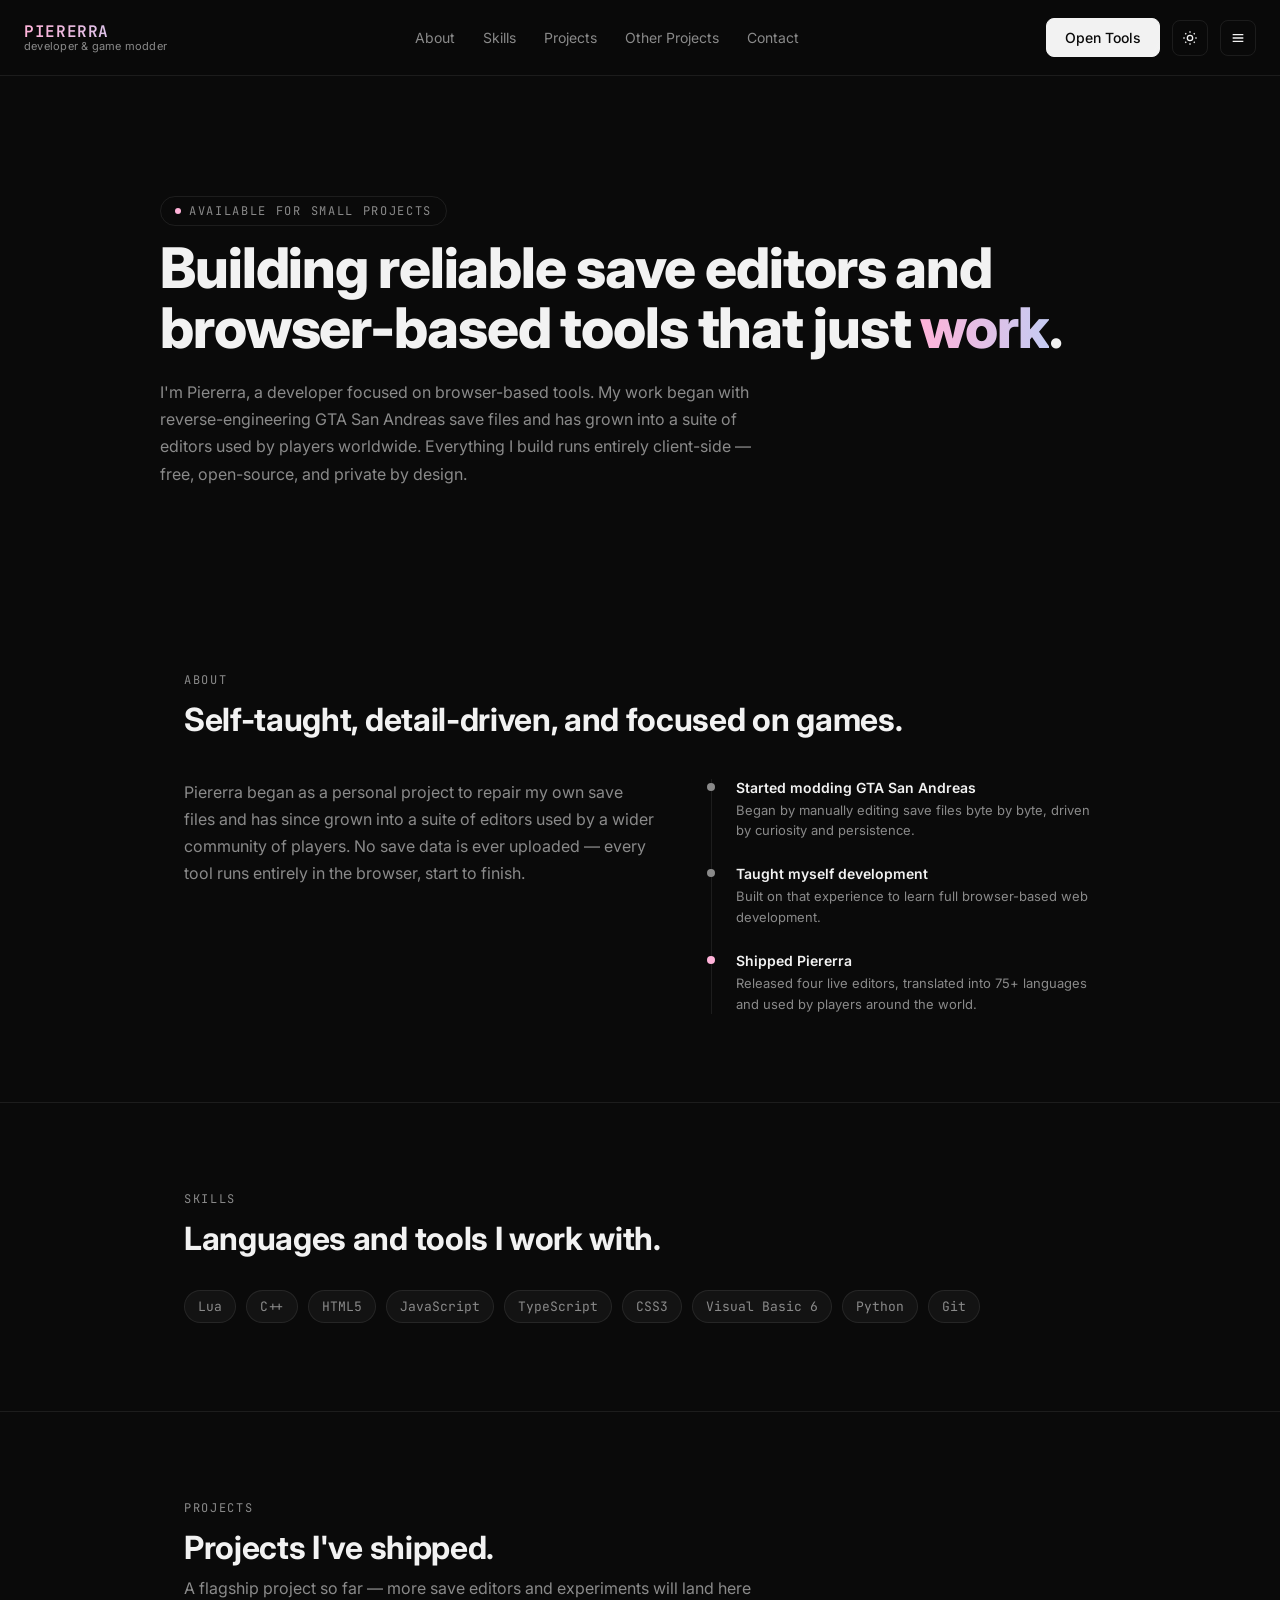
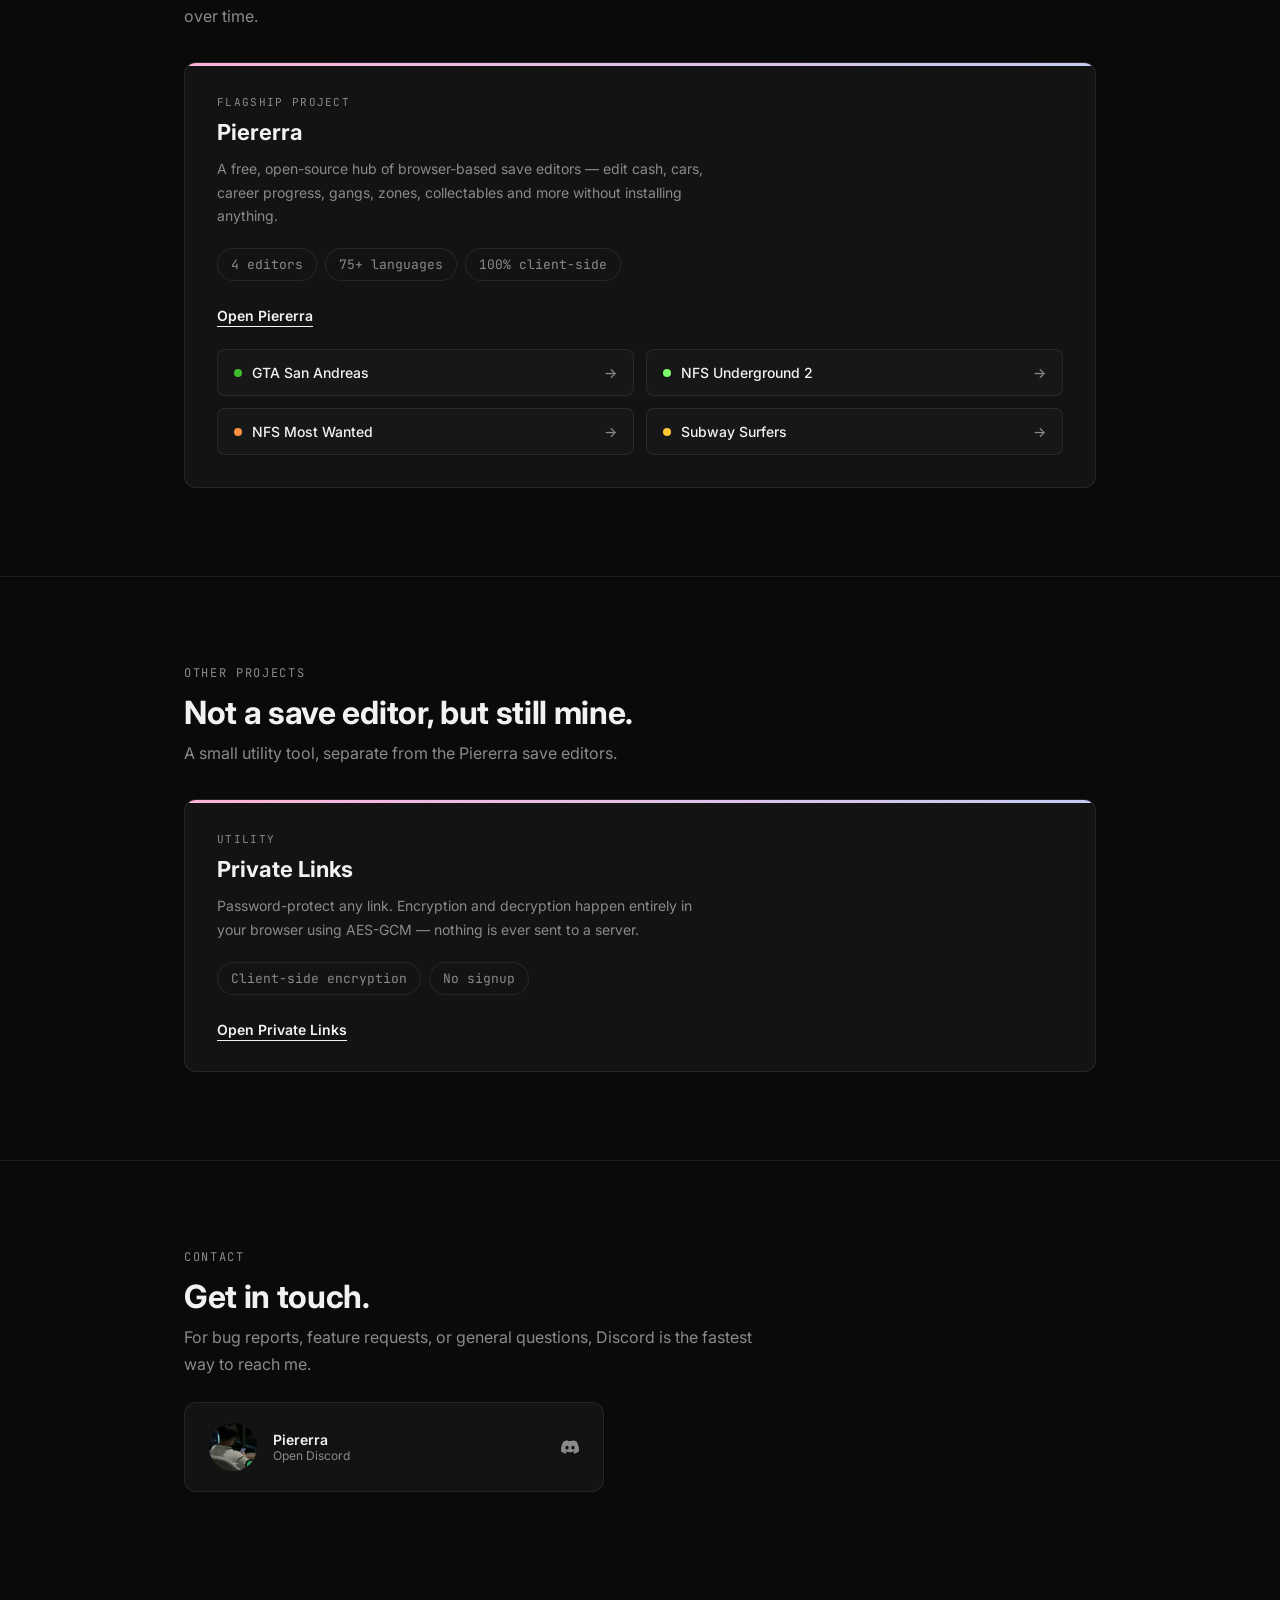
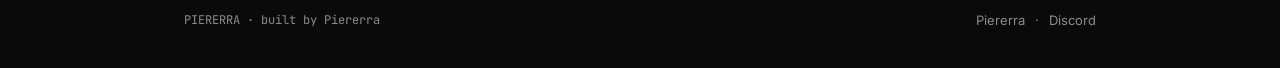
<file: index.html>
<!--
  Project : Pier — Portfolio (index.html)
  Phase   : 2 — Portfolio shell (total redesign)
-->
<!DOCTYPE html>
<html lang="en">
<head>
  <meta charset="UTF-8" />
  <meta name="viewport" content="width=device-width, initial-scale=1.0" />

  <title>Piererra — Developer &amp; Game Modder</title>
  <meta name="description" content="Portfolio of Piererra — a hobbyist developer and GTA San Andreas modder. Creator of Piererra Tools, a free collection of browser-based save editors." />
  <meta name="keywords" content="Piererra, piererra tools, developer portfolio, GTA San Andreas modder, save editor developer, web developer portfolio" />
  <meta name="author" content="Piererra" />

  <meta property="og:title" content="Piererra — Developer &amp; Game Modder" />
  <meta property="og:description" content="Hobbyist developer and GTA San Andreas modder. Creator of Piererra Tools — free browser-based save editors for NFSU2, NFSMW, Subway Surfers and GTA San Andreas." />
  <meta property="og:type" content="website" />
  <meta property="og:url" content="https://piererra.pages.dev/" />
  <meta property="og:image" content="https://piererra.pages.dev/assets/icons/index/icon-512.png" />

  <meta name="twitter:card" content="summary" />
  <meta name="twitter:title" content="Piererra — Developer &amp; Game Modder" />
  <meta name="twitter:description" content="Hobbyist developer and GTA San Andreas modder. Creator of Piererra Tools — free browser-based save editors." />

  <link rel="canonical" href="https://piererra.pages.dev/" />
  <link rel="manifest" href="site.webmanifest" />
  <link rel="icon" type="image/svg+xml" href="assets/icons/index/favicon.svg" />
  <link rel="icon" type="image/png" sizes="32x32" href="assets/icons/index/favicon-32.png" />
  <link rel="apple-touch-icon" href="assets/icons/index/apple-touch-icon.png" />

  <script type="application/ld+json">
  {
    "@context": "https://schema.org",
    "@type": "Person",
    "name": "Piererra",
    "url": "https://piererra.pages.dev/",
    "sameAs": ["https://discord.com/users/1413503870373462070"],
    "jobTitle": "Developer",
    "knowsAbout": ["Lua", "C++", "HTML5", "JavaScript", "TypeScript", "CSS3", "Visual Basic 6", "Python", "Git"]
  }
  </script>

  <link rel="stylesheet" href="styles/pier-tokens.css" />
  <link rel="stylesheet" href="styles/pier-effects.css" />
  <link rel="stylesheet" href="styles/pier-layout.css" />
  <link rel="stylesheet" href="styles/pier-components.css" />

  <script>
    (function () {
      try {
        var saved = localStorage.getItem('pier-theme');
        if (saved === 'light') document.documentElement.setAttribute('data-theme', 'light');
      } catch (e) {}
    })();
  </script>
</head>
<body>

  <header class="pier-nav">
    <a class="pier-brand" href="index.html" aria-label="Piererra — home">
      <span class="pier-brand__name pier-shift-text">PIERERRA</span>
      <span class="pier-brand__tag">developer &amp; game modder</span>
    </a>

    <nav class="pier-nav__links" aria-label="Primary">
      <a class="pier-nav-link" href="#about">About</a>
      <a class="pier-nav-link" href="#skills">Skills</a>
      <a class="pier-nav-link" href="#projects">Projects</a>
      <a class="pier-nav-link" href="#other-projects">Other Projects</a>
      <a class="pier-nav-link" href="#contact">Contact</a>
    </nav>

    <div class="pier-nav__controls">
      <a class="pier-btn pier-btn--primary pier-shimmer" href="editors.html">Open Tools</a>
      <button type="button" class="pier-icon-btn" id="pier-theme-toggle" aria-label="Toggle light and dark theme" title="Toggle theme">
        <svg width="16" height="16" viewBox="0 0 24 24" fill="none" stroke="currentColor" stroke-width="2" aria-hidden="true">
          <circle cx="12" cy="12" r="4" />
          <path d="M12 2v2M12 20v2M4.93 4.93l1.41 1.41M17.66 17.66l1.41 1.41M2 12h2M20 12h2M4.93 19.07l1.41-1.41M17.66 6.34l1.41-1.41" />
        </svg>
      </button>
      <button type="button" class="pier-icon-btn" id="pier-menu-btn" aria-label="Open menu" aria-expanded="false" aria-controls="pier-mobile-menu">
        <svg width="16" height="16" viewBox="0 0 24 24" fill="none" stroke="currentColor" stroke-width="2" aria-hidden="true">
          <path d="M4 7h16M4 12h16M4 17h16" />
        </svg>
      </button>
    </div>
  </header>

  <nav id="pier-mobile-menu" class="pier-nav__mobile-menu" data-open="false" aria-label="Mobile">
    <a class="pier-nav-link" href="#about">About</a>
    <a class="pier-nav-link" href="#skills">Skills</a>
    <a class="pier-nav-link" href="#projects">Projects</a>
    <a class="pier-nav-link" href="#other-projects">Other Projects</a>
    <a class="pier-nav-link" href="#contact">Contact</a>
    <a class="pier-nav-link" href="editors.html">Open Tools</a>
  </nav>

  <main>

    <!-- ============ HERO ============ -->
    <section class="pier-hero pier-container">
      <span class="pier-eyebrow pier-eyebrow--tag pier-mono">
        <span class="pier-dot pier-pulse-glow"></span>AVAILABLE FOR SMALL PROJECTS
      </span>
      <h1 class="pier-h1">
        Building reliable save editors and<br />
        browser-based tools that just <span class="pier-shift-text">work</span>.
      </h1>
      <p class="pier-lead">
        I'm Piererra, a developer focused on browser-based tools. My work began
        with reverse-engineering GTA San Andreas save files and has grown into
        a suite of editors used by players worldwide. Everything I build runs
        entirely client-side — free, open-source, and private by design.
      </p>
    </section>

    <!-- ============ ABOUT ============ -->
    <section id="about" class="pier-section pier-reveal">
      <div class="pier-container">
        <div class="pier-eyebrow pier-mono">ABOUT</div>
        <h2 class="pier-h2">Self-taught, detail-driven, and focused on games.</h2>

        <div class="pier-about">
          <p class="pier-lead">
            Piererra began as a personal project to repair my own save
            files and has since grown into a suite of editors used by a wider
            community of players. No save data is ever uploaded — every tool
            runs entirely in the browser, start to finish.
          </p>

          <ol class="pier-timeline">
            <li class="pier-timeline__item">
              <span class="pier-timeline__dot"></span>
              <div>
                <div class="pier-timeline__title">Started modding GTA San Andreas</div>
                <div class="pier-timeline__desc">Began by manually editing save files byte by byte, driven by curiosity and persistence.</div>
              </div>
            </li>
            <li class="pier-timeline__item">
              <span class="pier-timeline__dot"></span>
              <div>
                <div class="pier-timeline__title">Taught myself development</div>
                <div class="pier-timeline__desc">Built on that experience to learn full browser-based web development.</div>
              </div>
            </li>
            <li class="pier-timeline__item pier-timeline__item--current">
              <span class="pier-timeline__dot pier-pulse-glow"></span>
              <div>
                <div class="pier-timeline__title">Shipped Piererra</div>
                <div class="pier-timeline__desc">Released four live editors, translated into 75+ languages and used by players around the world.</div>
              </div>
            </li>
          </ol>
        </div>
      </div>
    </section>

    <!-- ============ SKILLS ============ -->
    <section id="skills" class="pier-section pier-reveal">
      <div class="pier-container">
        <div class="pier-eyebrow pier-mono">SKILLS</div>
        <h2 class="pier-h2">Languages and tools I work with.</h2>
        <div class="pier-skills__grid">
          <span class="pier-chip">Lua</span>
          <span class="pier-chip">C++</span>
          <span class="pier-chip">HTML5</span>
          <span class="pier-chip">JavaScript</span>
          <span class="pier-chip">TypeScript</span>
          <span class="pier-chip">CSS3</span>
          <span class="pier-chip">Visual Basic 6</span>
          <span class="pier-chip">Python</span>
          <span class="pier-chip">Git</span>
        </div>
      </div>
    </section>

    <!-- ============ PROJECTS ============ -->
    <section id="projects" class="pier-section pier-reveal">
      <div class="pier-container">
        <div class="pier-eyebrow pier-mono">PROJECTS</div>
        <h2 class="pier-h2">Projects I've shipped.</h2>
        <p class="pier-lead" style="margin-top: 8px;">A flagship project so far — more save editors and experiments will land here over time.</p>

        <div class="pier-project" style="margin-top: 32px;">
          <span class="pier-project__accent-bar pier-shift-border" aria-hidden="true"></span>
          <div class="pier-project__eyebrow">FLAGSHIP PROJECT</div>
          <h3 class="pier-project__title">Piererra</h3>
          <p class="pier-project__desc">
            A free, open-source hub of browser-based save editors — edit cash, cars, career
            progress, gangs, zones, collectables and more without installing anything.
          </p>
          <div class="pier-project__meta">
            <span class="pier-chip">4 editors</span>
            <span class="pier-chip">75+ languages</span>
            <span class="pier-chip">100% client-side</span>
          </div>
          <a class="pier-project__cta" href="editors.html">Open Piererra</a>

          <div class="pier-tool-tiles">
            <a class="pier-tool-tile" href="editors/gtasa/index.html" style="--c:#3EBD2F">
              <span class="pier-tool-tile__dot"></span>
              <span>GTA San Andreas</span>
              <span class="pier-tool-tile__go">&rarr;</span>
            </a>
            <a class="pier-tool-tile" href="editors/nfsu2/index.html" style="--c:#7DFF6E">
              <span class="pier-tool-tile__dot"></span>
              <span>NFS Underground 2</span>
              <span class="pier-tool-tile__go">&rarr;</span>
            </a>
            <a class="pier-tool-tile" href="editors/nfsmw/index.html" style="--c:#FF9142">
              <span class="pier-tool-tile__dot"></span>
              <span>NFS Most Wanted</span>
              <span class="pier-tool-tile__go">&rarr;</span>
            </a>
            <a class="pier-tool-tile" href="editors/subway/index.html" style="--c:#FFC736">
              <span class="pier-tool-tile__dot"></span>
              <span>Subway Surfers</span>
              <span class="pier-tool-tile__go">&rarr;</span>
            </a>
          </div>
        </div>
      </div>
    </section>

    <!-- ============ OTHER PROJECTS ============ -->
    <section id="other-projects" class="pier-section pier-reveal">
      <div class="pier-container">
        <div class="pier-eyebrow pier-mono">OTHER PROJECTS</div>
        <h2 class="pier-h2">Not a save editor, but still mine.</h2>
        <p class="pier-lead" style="margin-top: 8px;">A small utility tool, separate from the Piererra save editors.</p>

        <div class="pier-project" style="margin-top: 32px;">
          <span class="pier-project__accent-bar pier-shift-border" aria-hidden="true"></span>
          <div class="pier-project__eyebrow">UTILITY</div>
          <h3 class="pier-project__title">Private Links</h3>
          <p class="pier-project__desc">
            Password-protect any link. Encryption and decryption happen entirely
            in your browser using AES-GCM — nothing is ever sent to a server.
          </p>
          <div class="pier-project__meta">
            <span class="pier-chip">Client-side encryption</span>
            <span class="pier-chip">No signup</span>
          </div>
          <a class="pier-project__cta" href="tools/private-links/index.html">Open Private Links</a>
        </div>
      </div>
    </section>

    <!-- ============ CONTACT ============ -->
    <section id="contact" class="pier-section pier-reveal">
      <div class="pier-container">
        <div class="pier-eyebrow pier-mono">CONTACT</div>
        <h2 class="pier-h2">Get in touch.</h2>
        <p class="pier-lead" style="margin: 8px 0 24px;">
          For bug reports, feature requests, or general questions, Discord is the
          fastest way to reach me.
        </p>

        <a class="pier-contact-card" href="https://discord.com/users/1413503870373462070" target="_blank" rel="noopener noreferrer" aria-label="Piererra's Discord profile — open Discord to message">
          <div class="pier-contact-card__avatar">
            <img src="assets/images/discord-avatar.jpg" alt="Piererra" loading="lazy" />
            <span class="pier-contact-card__status" aria-hidden="true"></span>
          </div>
          <div>
            <div class="pier-contact-card__name">Piererra</div>
            <div class="pier-contact-card__tag">Open Discord</div>
          </div>
          <svg class="pier-contact-card__icon" viewBox="0 0 24 24" fill="currentColor" aria-hidden="true">
            <path d="M20.317 4.369a19.79 19.79 0 0 0-4.885-1.515.074.074 0 0 0-.079.037c-.21.375-.444.864-.608 1.25a18.27 18.27 0 0 0-5.487 0 12.64 12.64 0 0 0-.617-1.25.077.077 0 0 0-.079-.037A19.736 19.736 0 0 0 3.677 4.37a.07.07 0 0 0-.032.027C.533 9.046-.32 13.58.099 18.058a.082.082 0 0 0 .031.056 19.9 19.9 0 0 0 5.993 3.03.078.078 0 0 0 .084-.028 14.09 14.09 0 0 0 1.226-1.994.076.076 0 0 0-.041-.106 13.107 13.107 0 0 1-1.872-.892.077.077 0 0 1-.008-.128c.126-.094.252-.192.372-.291a.074.074 0 0 1 .078-.01c3.927 1.793 8.18 1.793 12.061 0a.074.074 0 0 1 .079.009c.12.099.246.198.373.292a.077.077 0 0 1-.006.127c-.598.35-1.22.645-1.873.893a.076.076 0 0 0-.04.107c.36.698.772 1.363 1.225 1.993a.076.076 0 0 0 .084.028 19.83 19.83 0 0 0 6.002-3.03.077.077 0 0 0 .032-.055c.5-5.177-.838-9.674-3.549-13.662a.06.06 0 0 0-.031-.028ZM8.02 15.331c-1.183 0-2.157-1.085-2.157-2.419 0-1.333.955-2.419 2.157-2.419 1.211 0 2.176 1.096 2.157 2.42 0 1.333-.955 2.418-2.157 2.418Zm7.974 0c-1.183 0-2.157-1.085-2.157-2.419 0-1.333.955-2.419 2.157-2.419 1.211 0 2.176 1.096 2.157 2.42 0 1.333-.946 2.418-2.157 2.418Z"/>
          </svg>
        </a>
      </div>
    </section>

  </main>

  <footer class="pier-footer">
    <span class="pier-footer__text">PIERERRA &middot; built by Piererra</span>
    <div class="pier-footer__links">
      <a class="pier-footer__link" href="editors.html">Piererra</a>
      <span>&middot;</span>
      <a class="pier-footer__link" href="https://discord.com/users/1413503870373462070" target="_blank" rel="noopener noreferrer">Discord</a>
    </div>
  </footer>

  <script src="scripts/pier-nav.js"></script>

</body>
</html>
</file>
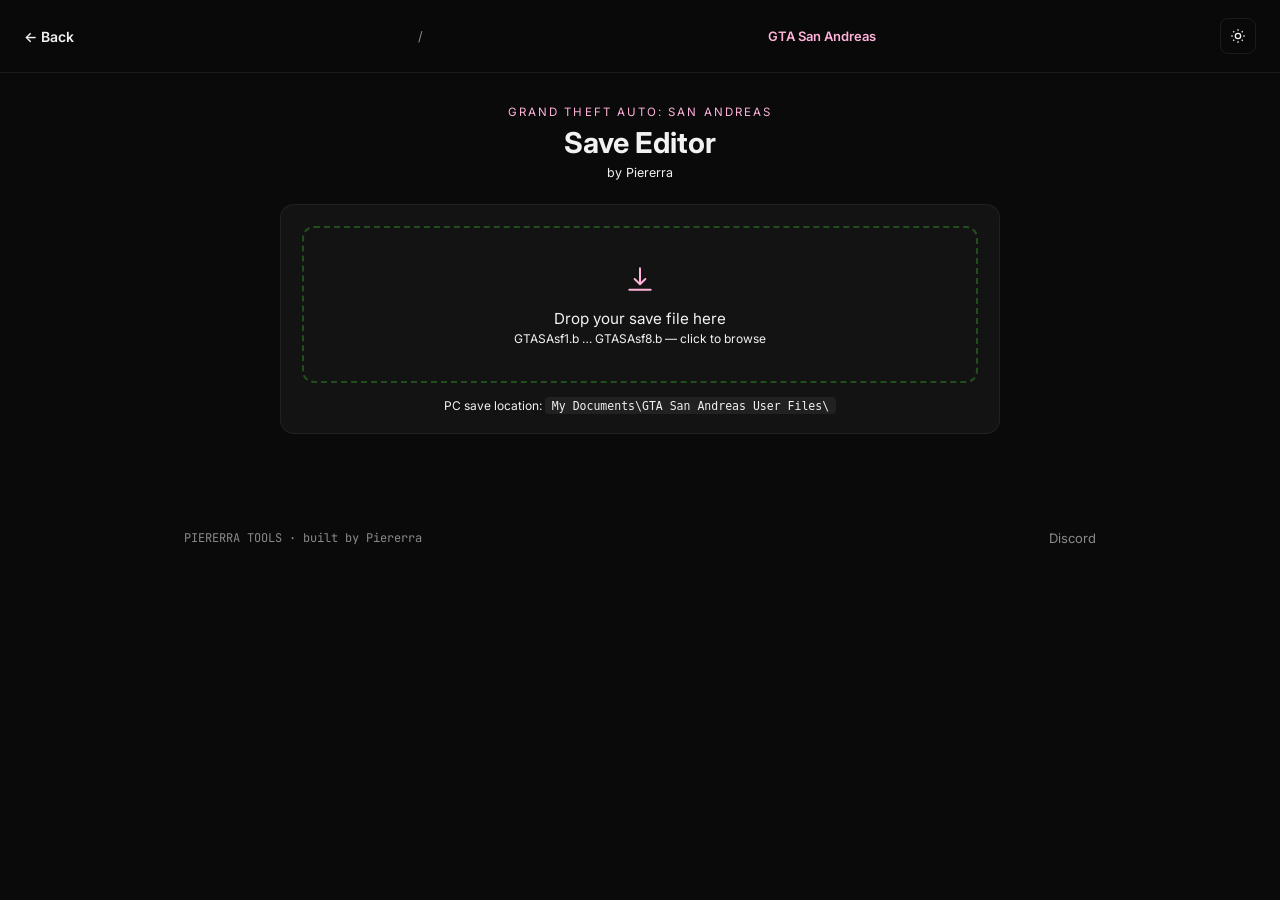
<file: editors/gtasa/index.html>
<!--
  Project : Pier — GTA San Andreas Editor (editors/gtasa/index.html)
  Phase   : 5 — Editor reskin (total redesign)
-->
<!DOCTYPE html>
<html lang="en">
<head>
  <meta charset="UTF-8" />
  <meta name="viewport" content="width=device-width, initial-scale=1.0" />

  <title>GTA San Andreas Save Editor — Piererra Tools</title>
  <meta name="description" content="Free browser-based save editor for GTA: San Andreas. Edit money, cheats, skills, stats, weapons, garages, gangs, zones, tags, jumps and collectables. No install, runs entirely on your device." />
  <meta name="keywords" content="gta san andreas save editor, gtasa save editor, gta sa cheats, gta san andreas online save editor" />
  <meta name="author" content="Piererra" />

  <meta property="og:title" content="GTA San Andreas Save Editor — Piererra Tools" />
  <meta property="og:description" content="Free browser-based save editor for GTA: San Andreas. Edit money, cheats, skills, stats, weapons, garages, gangs, zones, tags, jumps and collectables." />
  <meta property="og:type" content="website" />
  <meta property="og:url" content="https://piererra.pages.dev/editors/gtasa/" />
  <meta property="og:image" content="https://piererra.pages.dev/assets/icons/gtasa/icon-512.png" />

  <meta name="twitter:card" content="summary" />
  <meta name="twitter:title" content="GTA San Andreas Save Editor — Piererra Tools" />
  <meta name="twitter:description" content="Free browser-based save editor for GTA: San Andreas — money, cheats, skills, weapons, garages, gangs, zones and more." />

  <link rel="canonical" href="https://piererra.pages.dev/editors/gtasa/" />
  <link rel="manifest" href="../../site.webmanifest" />
  <link rel="icon" type="image/svg+xml" href="../../assets/icons/gtasa/favicon.svg" />
  <link rel="icon" type="image/png" sizes="32x32" href="../../assets/icons/gtasa/favicon-32.png" />
  <link rel="apple-touch-icon" href="../../assets/icons/gtasa/apple-touch-icon.png" />

  <link rel="stylesheet" href="../../styles/pier-tokens.css" />
  <link rel="stylesheet" href="../../styles/pier-effects.css" />
  <link rel="stylesheet" href="../../styles/pier-layout.css" />
  <link rel="stylesheet" href="../../styles/pier-components.css" />
  <link rel="stylesheet" href="../../styles/pier-editor-shell.css" />
  <link rel="stylesheet" href="gtasa-editor.css" />

  <script>
    (function () {
      try {
        var saved = localStorage.getItem('pier-theme');
        if (saved === 'light') document.documentElement.setAttribute('data-theme', 'light');
      } catch (e) {}
    })();
  </script>
</head>
<body>

  <header class="pier-nav">
    <a class="pier-nav__back" href="../../editors.html">&larr; Back</a>
    <span class="pier-nav__sep">/</span>
    <span class="pier-nav__current">GTA San Andreas</span>
    <div class="pier-nav__controls">
      <button type="button" class="pier-icon-btn" id="pier-theme-toggle" aria-label="Toggle light and dark theme" title="Toggle theme">
        <svg width="16" height="16" viewBox="0 0 24 24" fill="none" stroke="currentColor" stroke-width="2" aria-hidden="true">
          <circle cx="12" cy="12" r="4" />
          <path d="M12 2v2M12 20v2M4.93 4.93l1.41 1.41M17.66 17.66l1.41 1.41M2 12h2M20 12h2M4.93 19.07l1.41-1.41M17.66 6.34l1.41-1.41" />
        </svg>
      </button>
    </div>
  </header>

  <header class="sae-header">
    <p class="sae-header__game">GRAND THEFT AUTO: SAN ANDREAS</p>
    <h1 class="sae-header__title">Save Editor</h1>
    <p class="sae-header__by">by Piererra</p>
  </header>

  <main class="sae-main">

    <div class="sae-intro">
      <!-- LOAD FILE -->
      <section class="sae-section sae-section--first">

        <div class="sae-dropzone" id="sae-dropzone" role="button" tabindex="0"
             aria-label="Drop GTA SA save file or click to browse">
          <svg class="sae-dropzone__icon" viewBox="0 0 24 24" fill="none"
               stroke="currentColor" stroke-width="1.5" aria-hidden="true">
            <path d="M12 16V4M12 16l-4-4M12 16l4-4" stroke-linecap="round" stroke-linejoin="round"/>
            <path d="M4 20h16" stroke-linecap="round"/>
          </svg>
          <p class="sae-dropzone__text">Drop your save file here</p>
          <p class="sae-dropzone__sub">GTASAsf1.b &hellip; GTASAsf8.b &mdash; click to browse</p>
          <input type="file" id="sae-file-input" class="sae-dropzone__input"
                 aria-label="Select GTA SA save file" />
        </div>

        <p class="sae-action-hint" id="sae-save-location-hint">
          PC save location:
          <code>My Documents\GTA San Andreas User Files\</code>
        </p>

        <div class="pier-loaded-bar" id="sae-loaded-bar" hidden>
          <span class="pier-loaded-bar__text">Loaded: <strong id="sae-loaded-filename">&mdash;</strong></span>
          <button type="button" class="pier-change-file-btn" id="sae-btn-change-file">Change file</button>
        </div>
      </section>
    </div>

    <!-- EDITOR BODY -->
    <div id="sae-editor-body" class="pier-editor-layout" hidden>

      <nav class="pier-editor-nav" id="pier-editor-nav" aria-label="Editor sections">
        <a class="pier-editor-nav__link" href="#sae-panel-money" data-section="sae-panel-money">Money</a>
        <a class="pier-editor-nav__link" href="#sae-panel-cheats" data-section="sae-panel-cheats">Cheat Toggles</a>
        <a class="pier-editor-nav__link" href="#sae-panel-skills" data-section="sae-panel-skills">Skills</a>
        <a class="pier-editor-nav__link" href="#sae-panel-stats" data-section="sae-panel-stats">Stats Browser</a>
        <a class="pier-editor-nav__link" href="#sae-panel-weapons" data-section="sae-panel-weapons">Weapons</a>
        <a class="pier-editor-nav__link" href="#sae-panel-garages" data-section="sae-panel-garages">Garages &amp; Vehicles</a>
        <a class="pier-editor-nav__link" href="#sae-panel-gangs" data-section="sae-panel-gangs">Gang Weapons</a>
        <a class="pier-editor-nav__link" href="#sae-panel-zones" data-section="sae-panel-zones">Zones &amp; Territory</a>
        <a class="pier-editor-nav__link" href="#sae-panel-tags" data-section="sae-panel-tags">Tags</a>
        <a class="pier-editor-nav__link" href="#sae-panel-jumps" data-section="sae-panel-jumps">Unique Jumps</a>
        <a class="pier-editor-nav__link" href="#sae-panel-loc" data-section="sae-panel-loc">Collectable Locations</a>
        <a class="pier-editor-nav__link" href="#sae-panel-progress" data-section="sae-panel-progress">Collectables Progress</a>
      </nav>

      <div class="pier-editor-panels">

      <section class="sae-section pier-editor-panel" id="sae-panel-money">
        <div class="sae-section__head">
          <h2 class="sae-section__title">Money</h2>
            <p class="sae-section__desc">Block 15 &mdash; cash on hand and the animated "counted" total shown in the HUD.</p>
        </div>
        <div class="sae-row">
          <div class="sae-field">
            <label class="sae-field__label" for="sae-money">
              Money <span class="sae-field__hint">max 2,147,483,647</span>
            </label>
            <div class="sae-money-row">
              <input type="number" id="sae-money" class="sae-input sae-input--gold" min="0" max="2147483647" />
              <button type="button" class="sae-max-btn" id="sae-max-money">MAX</button>
            </div>
          </div>
          <div class="sae-field">
            <label class="sae-field__label" for="sae-counted-money">
              Counted Money <span class="sae-field__hint">HUD display value</span>
            </label>
            <input type="number" id="sae-counted-money" class="sae-input" min="0" max="2147483647" />
          </div>
        </div>
      </section>

      <section class="sae-section pier-editor-panel" id="sae-panel-cheats" hidden>
        <div class="sae-section__head">
          <h2 class="sae-section__title">Cheat Toggles</h2>
            <p class="sae-section__desc">Persistent player flags stored in Block 15.</p>
        </div>
        <div class="sae-cheat-grid" id="sae-cheat-grid"></div>
      </section>

      <section class="sae-section pier-editor-panel" id="sae-panel-skills" hidden>
        <div class="sae-section__head">
          <h2 class="sae-section__title">Skills</h2>
            <p class="sae-section__desc">Block 16 &mdash; weapon &amp; movement skill levels, 0&ndash;1000.</p>
        </div>
        <div class="sae-skills-grid" id="sae-skills-grid"></div>
        <button type="button" class="sae-btn sae-btn--ghost sae-btn--inline" id="sae-skills-max-all">
          Max All Skills
        </button>
      </section>

      <section class="sae-section pier-editor-panel" id="sae-panel-stats" hidden>
        <div class="sae-section__head">
          <h2 class="sae-section__title">Stats Browser</h2>
            <p class="sae-section__desc">Search and edit any tracked lifetime stat.</p>
        </div>
        <label class="sae-field__label" for="sae-stat-search">Search Stats</label>
        <input type="search" class="sae-input sae-stat-search" id="sae-stat-search"
               placeholder="e.g. respect, territories, tags" />
        <div class="sae-stat-browser" id="sae-stat-browser"></div>
      </section>

      <section class="sae-section pier-editor-panel" id="sae-panel-weapons" hidden>
        <div class="sae-section__head">
          <h2 class="sae-section__title">Weapons</h2>
            <p class="sae-section__desc">Block 2 &mdash; all 13 weapon slots and their ammo counts.</p>
        </div>
        <div class="sae-weapons-list" id="sae-weapons-list"></div>
        <button type="button" class="sae-btn sae-btn--ghost sae-btn--inline" id="sae-weapons-max-ammo">
          Max All Ammo
        </button>
      </section>

      <section class="sae-section pier-editor-panel" id="sae-panel-garages" hidden>
        <div class="sae-section__head">
          <h2 class="sae-section__title">Garages &amp; Vehicles</h2>
            <p class="sae-section__desc">Block 3 &mdash; 20 storage garages, 4 vehicle slots each. Garages with a car parked in them are named by their real in-game location where it can be confidently identified; otherwise shown as "Garage N". Tap a garage to expand.</p>
        </div>
        <div class="sae-garages-list" id="sae-garages-list"></div>
      </section>

      <section class="sae-section pier-editor-panel" id="sae-panel-gangs" hidden>
        <div class="sae-section__head">
          <h2 class="sae-section__title">Gang Weapons</h2>
            <p class="sae-section__desc">Block 11 &mdash; the 3 weapons each gang uses when they spawn during a gang war.</p>
        </div>
        <div class="sae-gangs-list" id="sae-gangs-list"></div>
      </section>

      <section class="sae-section pier-editor-panel" id="sae-panel-zones" hidden>
        <div class="sae-section__head">
          <h2 class="sae-section__title">Zones &amp; Territory</h2>
            <p class="sae-section__desc">Block 10 &mdash; gang and drug dealer density per map zone, shown by real location name. All zones are listed by default &mdash; scroll to browse, or search to jump to one.</p>
        </div>
        <label class="sae-field__label" for="sae-zone-search">
          Search Zones <span class="sae-field__hint">optional &mdash; scroll the list below, or type a name (e.g. Ganton, Idlewood) to jump to it</span>
        </label>
        <input type="search" class="sae-input sae-stat-search" id="sae-zone-search"
          placeholder="Filter by name&hellip;" />
        <div class="sae-zones-list" id="sae-zones-list"></div>
      </section>

      <section class="sae-section pier-editor-panel" id="sae-panel-tags" hidden>
        <div class="sae-section__head">
          <h2 class="sae-section__title">Tags</h2>
            <p class="sae-section__desc">Block 20 &mdash; 100 gang tags. Tap a tile to toggle sprayed / not sprayed.</p>
            <span class="sae-section__count" id="sae-tags-count"></span>
        </div>
        <div class="sae-action-row">
          <button type="button" class="sae-btn sae-btn--ghost" id="sae-tags-spray-all">Spray All</button>
          <button type="button" class="sae-btn sae-btn--ghost" id="sae-tags-clear-all">Clear All</button>
        </div>
        <div class="sae-tags-grid" id="sae-tags-grid"></div>
      </section>

      <section class="sae-section pier-editor-panel" id="sae-panel-jumps" hidden>
        <div class="sae-section__head">
          <h2 class="sae-section__title">Unique Jumps</h2>
            <p class="sae-section__desc">Block 24 &mdash; 70 stunt jumps. Toggle Found / Done and edit the cash reward for each.</p>
            <span class="sae-section__count" id="sae-jumps-count"></span>
        </div>
        <div class="sae-action-row">
          <button type="button" class="sae-btn sae-btn--ghost" id="sae-jumps-all-done">Mark All Done</button>
          <button type="button" class="sae-btn sae-btn--ghost" id="sae-jumps-clear-all">Clear All</button>
        </div>
        <div class="sae-jumps-list" id="sae-jumps-list"></div>
      </section>

      <section class="sae-section pier-editor-panel" id="sae-panel-loc" hidden>
        <div class="sae-section__head">
          <h2 class="sae-section__title">Collectable Locations</h2>
            <p class="sae-section__desc">Real coordinates for all 50 Horseshoes, 50 Oysters and 50 Snapshots, extracted directly from this game's main.scm. Tick a box to mark it collected or uncollected &mdash; verified against a real 0% save and a real 100% save.</p>
        </div>
        <h3 class="sae-loc-group__title">Horseshoes (Las Venturas) <span class="sae-section__count" id="sae-loc-count-horseshoes"></span></h3>
        <div class="sae-loc-list" id="sae-loc-horseshoes"></div>
        <h3 class="sae-loc-group__title">Oysters (map-wide) <span class="sae-section__count" id="sae-loc-count-oysters"></span></h3>
        <div class="sae-loc-list" id="sae-loc-oysters"></div>
        <h3 class="sae-loc-group__title">Snapshots (map-wide) <span class="sae-section__count" id="sae-loc-count-snapshots"></span></h3>
        <div class="sae-loc-list" id="sae-loc-snapshots"></div>
      </section>

      <section class="sae-section pier-editor-panel" id="sae-panel-progress" hidden>
        <div class="sae-section__head">
          <h2 class="sae-section__title">Collectables Progress</h2>
            <p class="sae-section__desc">Quick-glance totals &mdash; the same numbers the game's own stats menu reads. For per-location editing, use the Collectable Locations list above.</p>
        </div>
        <div class="sae-collectables-progress" id="sae-collectables-progress"></div>
      </section>

      <!-- DOWNLOAD -->
      <section class="sae-section sae-section--actions sae-section--last">
        <div class="sae-action-row">
          <button class="sae-btn sae-btn--primary pier-shimmer" id="sae-btn-download">
            Apply All &amp; Download
          </button>
        </div>
        <p class="sae-action-hint">
          Checksum is recalculated automatically so the game accepts the file.
        </p>
      </section>

      </div>
      <!-- end .pier-editor-panels -->

    </div>
    <!-- end #sae-editor-body -->

  </main>

  <div class="sae-toast" id="sae-toast" role="status" aria-live="polite"></div>

  <footer class="pier-footer">
    <span class="pier-footer__text">PIERERRA TOOLS &middot; built by Piererra</span>
    <div class="pier-footer__links">
      <a class="pier-footer__link" href="https://discord.com/users/1413503870373462070" target="_blank" rel="noopener noreferrer">Discord</a>
    </div>
  </footer>

  <script src="gtasa-core.js"></script>
  <script src="gtasa-blocks.js"></script>
  <script src="gtasa-general.js"></script>
  <script src="gtasa-stats-data.js"></script>
  <script src="gtasa-stats.js"></script>
  <script src="gtasa-weapons-data.js"></script>
  <script src="gtasa-weapons.js"></script>
  <script src="gtasa-vehicles-data.js"></script>
  <script src="gtasa-garages.js"></script>
  <script src="gtasa-gangs-data.js"></script>
  <script src="gtasa-gangs.js"></script>
  <script src="gtasa-zones-names-data.js"></script>
  <script src="gtasa-zones.js"></script>
  <script src="gtasa-tags.js"></script>
  <script src="gtasa-jumps.js"></script>
  <script src="gtasa-ui.js"></script>
  <script src="gtasa-ui-stats.js"></script>
  <script src="gtasa-ui-weapons.js"></script>
  <script src="gtasa-ui-garages.js"></script>
  <script src="gtasa-ui-gangs.js"></script>
  <script src="gtasa-ui-zones.js"></script>
  <script src="gtasa-ui-tags.js"></script>
  <script src="gtasa-ui-jumps.js"></script>
  <script src="gtasa-ui-collectables-progress.js"></script>
  <script src="gtasa-collectable-locations-data.js"></script>
  <script src="gtasa-collectables-pickups.js"></script>
  <script src="gtasa-ui-collectable-locations.js"></script>

  <script src="../../scripts/pier-nav.js"></script>
  <script src="../../scripts/pier-sidebar-nav.js"></script>
  <script>
    document.addEventListener('DOMContentLoaded', function () {
      if (window.PierSidebarNav) PierSidebarNav.init('#pier-editor-nav', '.pier-editor-panel');
    });
  </script>

</body>
</html>
</file>
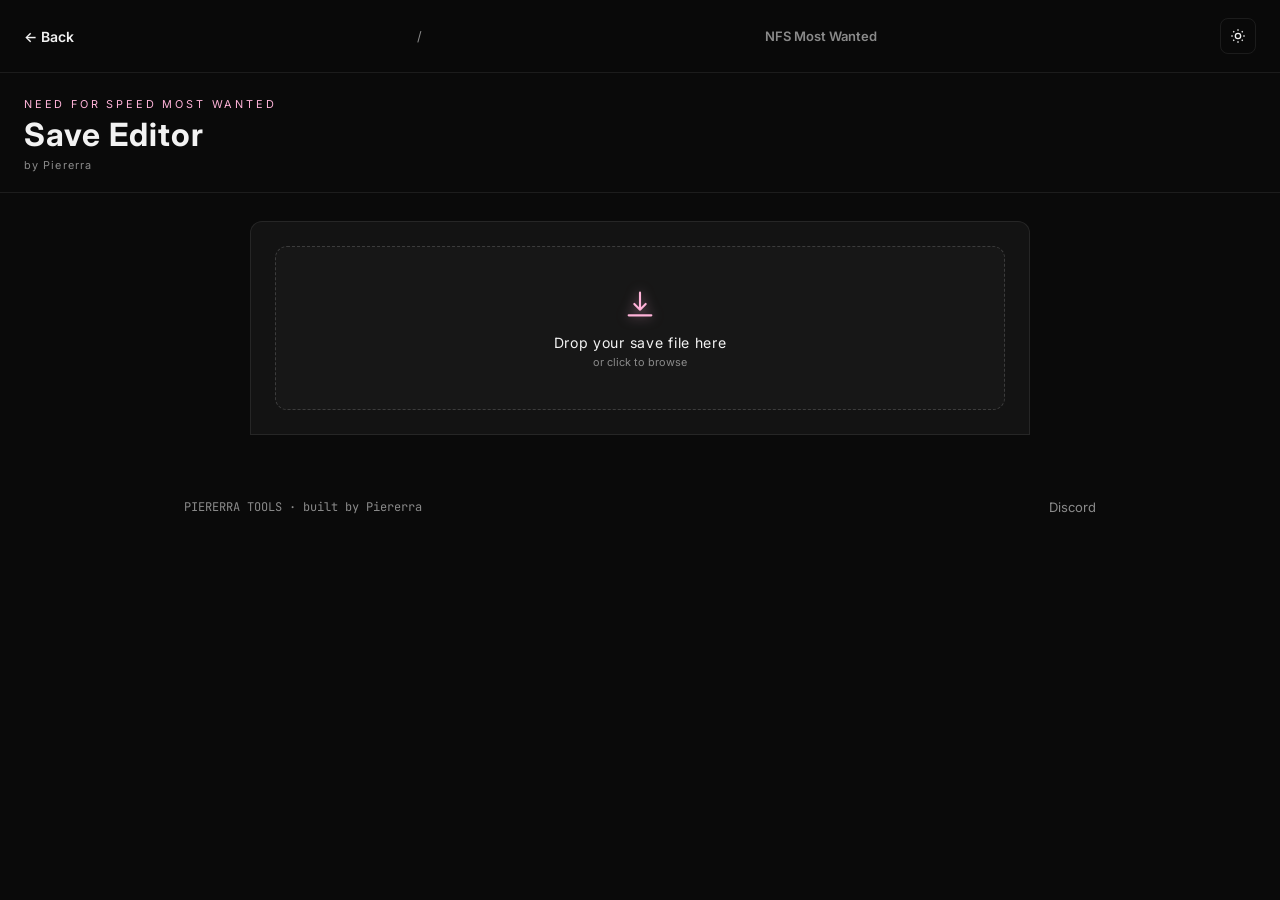
<file: editors/nfsmw/index.html>
<!--
  Project : Pier — NFS Most Wanted Editor (editors/nfsmw/index.html)
  Phase   : 7 — Editor reskin (total redesign)
-->
<!DOCTYPE html>
<html lang="en">
<head>
  <meta charset="UTF-8" />
  <meta name="viewport" content="width=device-width, initial-scale=1.0" />

  <title>NFS Most Wanted Save Editor — Piererra Tools</title>
  <meta name="description" content="Free browser-based save editor for NFS Most Wanted. Tune bounty, cash, heat level and garage contents. No install, runs entirely on your device." />
  <meta name="keywords" content="nfs most wanted save editor, nfsmw save editor, need for speed most wanted cheats" />
  <meta name="author" content="Piererra" />

  <meta property="og:title" content="NFS Most Wanted Save Editor — Piererra Tools" />
  <meta property="og:description" content="Free browser-based save editor for NFS Most Wanted. Tune bounty, cash, heat level and garage contents." />
  <meta property="og:type" content="website" />
  <meta property="og:url" content="https://piererra.pages.dev/editors/nfsmw/" />
  <meta property="og:image" content="https://piererra.pages.dev/assets/icons/nfsmw/icon-512.png" />

  <meta name="twitter:card" content="summary" />
  <meta name="twitter:title" content="NFS Most Wanted Save Editor — Piererra Tools" />
  <meta name="twitter:description" content="Free browser-based save editor for NFS Most Wanted — bounty, cash, heat level and garage contents." />

  <link rel="canonical" href="https://piererra.pages.dev/editors/nfsmw/" />
  <link rel="manifest" href="../../site.webmanifest" />
  <link rel="icon" type="image/svg+xml" href="../../assets/icons/nfsmw/favicon.svg" />
  <link rel="icon" type="image/png" sizes="32x32" href="../../assets/icons/nfsmw/favicon-32.png" />
  <link rel="apple-touch-icon" href="../../assets/icons/nfsmw/apple-touch-icon.png" />

  <link rel="stylesheet" href="../../styles/pier-tokens.css" />
  <link rel="stylesheet" href="../../styles/pier-effects.css" />
  <link rel="stylesheet" href="../../styles/pier-layout.css" />
  <link rel="stylesheet" href="../../styles/pier-components.css" />
  <link rel="stylesheet" href="../../styles/pier-editor-shell.css" />
  <link rel="stylesheet" href="nfsmw-editor.css" />

  <script>
    (function () {
      try {
        var saved = localStorage.getItem('pier-theme');
        if (saved === 'light') document.documentElement.setAttribute('data-theme', 'light');
      } catch (e) {}
    })();
  </script>
</head>
<body>

  <header class="pier-nav">
    <a class="pier-nav__back" href="../../editors.html">&larr; Back</a>
    <span class="pier-nav__sep">/</span>
    <span class="pier-nav__current">NFS Most Wanted</span>
    <div class="pier-nav__controls">
      <button type="button" class="pier-icon-btn" id="pier-theme-toggle" aria-label="Toggle light and dark theme" title="Toggle theme">
        <svg width="16" height="16" viewBox="0 0 24 24" fill="none" stroke="currentColor" stroke-width="2" aria-hidden="true">
          <circle cx="12" cy="12" r="4" />
          <path d="M12 2v2M12 20v2M4.93 4.93l1.41 1.41M17.66 17.66l1.41 1.41M2 12h2M20 12h2M4.93 19.07l1.41-1.41M17.66 6.34l1.41-1.41" />
        </svg>
      </button>
    </div>
  </header>

  <header class="mwe-header">
    <p class="mwe-header__game">NEED FOR SPEED MOST WANTED</p>
    <h1 class="mwe-header__title">Save Editor</h1>
    <p class="mwe-header__by">by Piererra</p>
  </header>

  <main class="mwe-main">

    <!-- LOAD FILE -->
    <section class="mwe-section mwe-section--first">

      <div class="mwe-dropzone" id="mwe-dropzone" role="button" tabindex="0"
           aria-label="Drop NFSMW save file or click to browse">
        <svg class="mwe-dropzone__icon" viewBox="0 0 24 24" fill="none"
             stroke="currentColor" stroke-width="1.5" aria-hidden="true">
          <path d="M12 16V4M12 16l-4-4M12 16l4-4" stroke-linecap="round" stroke-linejoin="round"/>
          <path d="M4 20h16" stroke-linecap="round"/>
        </svg>
        <p class="mwe-dropzone__text">Drop your save file here</p>
        <p class="mwe-dropzone__sub">or click to browse</p>
        <input type="file" id="mwe-file-input" class="mwe-dropzone__input"
               aria-label="Select NFSMW save file" />
      </div>

      <div class="mwe-infobar" id="mwe-infobar" hidden>
        <div class="mwe-infobar__item">
          <span class="mwe-infobar__key">NAME</span>
          <span class="mwe-infobar__val" id="mwe-info-name">&mdash;</span>
        </div>
        <div class="mwe-infobar__item">
          <span class="mwe-infobar__key">MONEY</span>
          <span class="mwe-infobar__val mwe-infobar__val--gold" id="mwe-info-money">&mdash;</span>
        </div>
        <div class="mwe-infobar__item">
          <span class="mwe-infobar__key">BOUNTY</span>
          <span class="mwe-infobar__val mwe-infobar__val--orange" id="mwe-info-bounty">&mdash;</span>
        </div>
        <div class="mwe-infobar__item">
          <span class="mwe-infobar__key">SIZE</span>
          <span class="mwe-infobar__val" id="mwe-info-size">&mdash;</span>
        </div>
        <div class="mwe-infobar__item">
          <span class="mwe-infobar__key">HASH</span>
          <span class="mwe-infobar__val mwe-infobar__val--mono" id="mwe-info-hash">&mdash;</span>
        </div>
        <button type="button" class="pier-change-file-btn" id="mwe-btn-change-file">Change file</button>
      </div>

    </section>

    <!-- EDITOR BODY — revealed after file load -->
    <div id="mwe-editor-body" hidden>

      <!-- HEADER INTEGRITY — always visible, independent of active section -->
      <section class="mwe-section">
        <div class="mwe-section__head">
          <h2 class="mwe-section__title">Header Integrity</h2>
          <p class="mwe-section__desc" id="mwe-integrity-status">Load a save to check header integrity.</p>
        </div>
        <button class="mwe-btn mwe-btn--ghost" id="mwe-btn-fix-integrity">Fix Header Integrity</button>
      </section>

      <div id="mwe-editor-layout" class="pier-editor-layout">
        <nav class="pier-editor-nav" id="pier-editor-nav" aria-label="Editor sections">
          <a class="pier-editor-nav__link" href="#mwe-panel-profile" data-section="mwe-panel-profile">Profile</a>
          <a class="pier-editor-nav__link" href="#mwe-panel-tokens" data-section="mwe-panel-tokens">Tokens</a>
          <a class="pier-editor-nav__link" href="#mwe-panel-infractions" data-section="mwe-panel-infractions">Infractions</a>
          <a class="pier-editor-nav__link" href="#mwe-panel-pursuit" data-section="mwe-panel-pursuit">Pursuit</a>
          <a class="pier-editor-nav__link" href="#mwe-panel-cars" data-section="mwe-panel-cars">Cars</a>
          <a class="pier-editor-nav__link" href="#mwe-panel-garage" data-section="mwe-panel-garage">Garage</a>
          <a class="pier-editor-nav__link" href="#mwe-panel-tuning" data-section="mwe-panel-tuning">Tuning</a>
          <a class="pier-editor-nav__link" href="#mwe-panel-records" data-section="mwe-panel-records">Records</a>
        </nav>

        <div class="pier-editor-panels">

      <!-- PROFILE -->
      <section class="mwe-section pier-editor-panel" id="mwe-panel-profile">
        <h2 class="mwe-section__title">Profile</h2>
        <div class="mwe-row">
          <div class="mwe-field">
            <label class="mwe-field__label" for="mwe-input-money">
              Money <span class="mwe-field__hint">max 4,294,967,295</span>
            </label>
            <input type="number" id="mwe-input-money" class="mwe-input mwe-input--gold"
                   min="0" max="4294967295" placeholder="e.g. 999999" />
          </div>
          <div class="mwe-field">
            <label class="mwe-field__label" for="mwe-input-bounty">
              Pursuit Bounty <span class="mwe-field__hint">lifetime total</span>
            </label>
            <input type="number" id="mwe-input-bounty" class="mwe-input mwe-input--orange"
                   min="0" max="4294967295" placeholder="e.g. 1000000" />
          </div>
          <div class="mwe-field">
            <label class="mwe-field__label" for="mwe-input-casename">
              Case Name <span class="mwe-field__hint">max 12 chars</span>
            </label>
            <input type="text" id="mwe-input-casename" class="mwe-input"
                   maxlength="12" placeholder="e.g. RAZOR" autocomplete="off" />
          </div>
          <div class="mwe-field">
            <label class="mwe-field__label" for="mwe-input-alias">
              Profile Name <span class="mwe-field__hint">7 chars safe, more is untested</span>
            </label>
            <input type="text" id="mwe-input-alias" class="mwe-input"
                   maxlength="16" placeholder="e.g. RACER" autocomplete="off" />
            <label class="mwe-checkbox">
              <input type="checkbox" id="mwe-alias-extended-toggle" />
              <span class="mwe-checkbox__mark"></span>
              <span class="mwe-checkbox__label">Allow up to 16 chars (extended, less tested)</span>
            </label>
          </div>
        </div>
      </section>

      <!-- JUNKMAN TOKENS -->
      <section class="mwe-section pier-editor-panel" id="mwe-panel-tokens" hidden>
        <div class="mwe-section__head">
          <h2 class="mwe-section__title">Junkman Tokens</h2>
          <p class="mwe-section__desc">Edit your Junkman inventory &mdash; 59 slots across Performance, Visual, and Police tokens.</p>
        </div>

        <div class="mwe-junkman__tabs" id="mwe-junkman-tabs">
          <button class="mwe-junkman__tab mwe-junkman__tab--active" data-category="all">All</button>
          <button class="mwe-junkman__tab" data-category="performance">Performance</button>
          <button class="mwe-junkman__tab" data-category="visual">Visual</button>
          <button class="mwe-junkman__tab" data-category="police">Police</button>
          <button class="mwe-junkman__tab" data-category="unknown">Unknown</button>
        </div>

        <div class="mwe-junkman__grid" id="mwe-junkman-grid"></div>

        <div class="mwe-junkman__actions" id="mwe-junkman-actions">
          <button class="mwe-btn mwe-btn--ghost" id="mwe-junkman-unlock-visible">Unlock All Visible</button>
          <button class="mwe-btn mwe-btn--ghost" id="mwe-junkman-reset">Reset to Save</button>
          <button class="mwe-btn mwe-btn--ghost" id="mwe-junkman-clear">Clear All Want</button>
        </div>

        <label class="mwe-checkbox">
          <input type="checkbox" id="mwe-junkman-stack-toggle" />
          <span class="mwe-checkbox__mark"></span>
          <span class="mwe-checkbox__label">Allow stacking multiples per token (advanced, up to 63)</span>
        </label>

        <div class="mwe-junkman__footer">
          <span class="mwe-junkman__footer-label" id="mwe-junkman-slots-label">&mdash; / 59 slots used</span>
          <div class="mwe-junkman__footer-bar">
            <div class="mwe-junkman__footer-fill" id="mwe-junkman-slots-fill"></div>
          </div>
        </div>
      </section>

      <!-- INFRACTIONS -->
      <section class="mwe-section pier-editor-panel" id="mwe-panel-infractions" hidden>
        <div class="mwe-section__head">
          <h2 class="mwe-section__title">Infractions</h2>
          <p class="mwe-section__desc">Lifetime infraction counts recorded against your profile.</p>
        </div>
        <div class="mwe-grid-2" id="mwe-infractions-grid"></div>
      </section>

      <!-- PURSUIT STATS -->
      <section class="mwe-section pier-editor-panel" id="mwe-panel-pursuit" hidden>
        <div class="mwe-section__head">
          <h2 class="mwe-section__title">Pursuit Stats</h2>
          <p class="mwe-section__desc">Lifetime and single-best pursuit records.</p>
        </div>

        <div class="mwe-subsection">
          <h3 class="mwe-subsection__title">// Lifetime</h3>
          <div class="mwe-grid-2" id="mwe-lifetime-grid"></div>
        </div>

        <div class="mwe-subsection">
          <h3 class="mwe-subsection__title">// Single Best</h3>
          <div class="mwe-grid-2" id="mwe-singlebest-grid"></div>
        </div>
      </section>

      <!-- PER-CAR RECORDS -->
      <section class="mwe-section pier-editor-panel" id="mwe-panel-cars" hidden>
        <div class="mwe-section__head">
          <h2 class="mwe-section__title">Per-Car Records</h2>
          <p class="mwe-section__desc">Bounty and infraction counts per car slot (active slots only).</p>
        </div>
        <div id="mwe-cars-container"></div>
      </section>

      <!-- CAREER GARAGE -->
      <section class="mwe-section pier-editor-panel" id="mwe-panel-garage" hidden>
        <div class="mwe-section__head">
          <h2 class="mwe-section__title">Career Garage</h2>
          <p class="mwe-section__desc">Career-linked vehicles with real names and Pink Slip status. "My Cars" are not shown here.</p>
        </div>
        <div class="mwe-row">
          <div class="mwe-field">
            <label class="mwe-field__label">Total Career Bounty</label>
            <div class="mwe-infobar__val mwe-infobar__val--orange" id="mwe-garage-total-bounty">&mdash;</div>
          </div>
        </div>
        <div id="mwe-garage-container"></div>
      </section>

      <!-- CAREER TUNING -->
      <section class="mwe-section pier-editor-panel" id="mwe-panel-tuning" hidden>
        <div class="mwe-section__head">
          <h2 class="mwe-section__title">Career Tuning</h2>
          <p class="mwe-section__desc">Part levels for career cars you already own, capped to each model's confirmed maximum. Changing which car model occupies a slot is not supported.</p>
        </div>
        <div id="mwe-tuning-container"></div>
      </section>

      <!-- PER-PURSUIT RECORDS -->
      <section class="mwe-section pier-editor-panel" id="mwe-panel-records" hidden>
        <div class="mwe-section__head">
          <h2 class="mwe-section__title">Pursuit Records</h2>
          <p class="mwe-section__desc">Individual pursuit history &mdash; up to 5 entries.</p>
        </div>
        <div id="mwe-pursuits-container"></div>
      </section>

      <!-- DOWNLOAD -->
      <section class="mwe-section mwe-section--actions mwe-section--last">
        <div class="mwe-action-row">
          <button class="mwe-btn mwe-btn--ghost" id="mwe-btn-backup">
            Download Backup (.bak)
          </button>
        </div>
        <p class="mwe-action-hint">
          PC: place the file in
          <code>%USERPROFILE%\Documents\NFS Most Wanted\</code>
        </p>
      </section>

        </div>
        <!-- end .pier-editor-panels -->
      </div>
      <!-- end .pier-editor-layout -->

    </div>
    <!-- end #mwe-editor-body -->

  </main>

  <div class="mwe-toast" id="mwe-toast" role="status" aria-live="polite"></div>

  <!-- Sticky bottom bar — always-reachable save action once a file is loaded -->
  <div class="mwe-stickybar" id="mwe-stickybar" hidden>
    <span class="mwe-stickybar__label" id="mwe-stickybar-label">Ready to save</span>
    <button class="mwe-btn mwe-btn--primary mwe-btn--sm pier-shimmer" id="mwe-stickybar-download">
      Apply &amp; Download
    </button>
  </div>

  <footer class="pier-footer">
    <span class="pier-footer__text">PIERERRA TOOLS &middot; built by Piererra</span>
    <div class="pier-footer__links">
      <a class="pier-footer__link" href="https://discord.com/users/1413503870373462070" target="_blank" rel="noopener noreferrer">Discord</a>
    </div>
  </footer>

  <script src="nfsmw-core.js"></script>
  <script src="nfsmw-crc32.js"></script>
  <script src="nfsmw-garage.js"></script>
  <script src="nfsmw-tuning.js"></script>
  <script src="nfsmw-ui.js"></script>
  <script src="../../scripts/pier-nav.js"></script>
  <script src="../../scripts/pier-sidebar-nav.js"></script>
  <script>
    document.addEventListener('DOMContentLoaded', function () {
      if (window.PierSidebarNav) PierSidebarNav.init('#pier-editor-nav', '.pier-editor-panel');
    });
  </script>

</body>
</html>
</file>
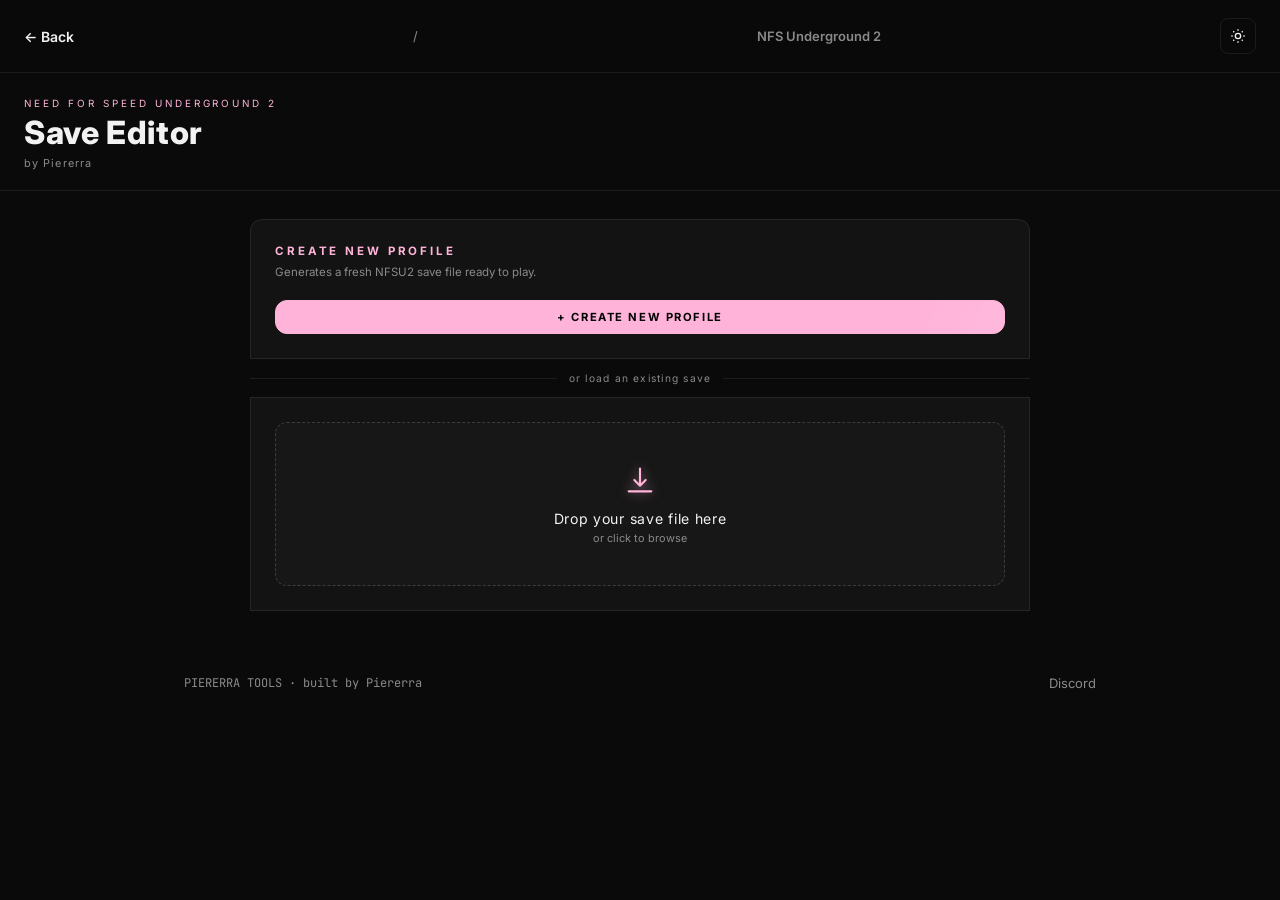
<file: editors/nfsu2/index.html>
<!--
  Project : Pier — NFS Underground 2 Editor (editors/nfsu2/index.html)
  Phase   : 6 — Editor reskin (total redesign)
-->
<!DOCTYPE html>
<html lang="en">
<head>
  <meta charset="UTF-8" />
  <meta name="viewport" content="width=device-width, initial-scale=1.0" />

  <title>NFS Underground 2 Save Editor — Piererra Tools</title>
  <meta name="description" content="Free browser-based save editor for NFS Underground 2. Edit cash, cars, career progress and unlocks. No install, runs entirely on your device." />
  <meta name="keywords" content="nfs underground 2 save editor, nfsu2 save editor, need for speed underground 2 cheats" />
  <meta name="author" content="Piererra" />

  <meta property="og:title" content="NFS Underground 2 Save Editor — Piererra Tools" />
  <meta property="og:description" content="Free browser-based save editor for NFS Underground 2. Edit cash, cars, career progress and unlocks." />
  <meta property="og:type" content="website" />
  <meta property="og:url" content="https://piererra.pages.dev/editors/nfsu2/" />
  <meta property="og:image" content="https://piererra.pages.dev/assets/icons/nfsu2/icon-512.png" />

  <meta name="twitter:card" content="summary" />
  <meta name="twitter:title" content="NFS Underground 2 Save Editor — Piererra Tools" />
  <meta name="twitter:description" content="Free browser-based save editor for NFS Underground 2 — cash, cars, career progress and unlocks." />

  <link rel="canonical" href="https://piererra.pages.dev/editors/nfsu2/" />
  <link rel="manifest" href="../../site.webmanifest" />
  <link rel="icon" type="image/svg+xml" href="../../assets/icons/nfsu2/favicon.svg" />
  <link rel="icon" type="image/png" sizes="32x32" href="../../assets/icons/nfsu2/favicon-32.png" />
  <link rel="apple-touch-icon" href="../../assets/icons/nfsu2/apple-touch-icon.png" />

  <link rel="stylesheet" href="../../styles/pier-tokens.css" />
  <link rel="stylesheet" href="../../styles/pier-effects.css" />
  <link rel="stylesheet" href="../../styles/pier-layout.css" />
  <link rel="stylesheet" href="../../styles/pier-components.css" />
  <link rel="stylesheet" href="../../styles/pier-editor-shell.css" />
  <link rel="stylesheet" href="nfsu2-editor.css" />

  <script>
    (function () {
      try {
        var saved = localStorage.getItem('pier-theme');
        if (saved === 'light') document.documentElement.setAttribute('data-theme', 'light');
      } catch (e) {}
    })();
  </script>
</head>
<body>

  <header class="pier-nav">
    <a class="pier-nav__back" href="../../editors.html">&larr; Back</a>
    <span class="pier-nav__sep">/</span>
    <span class="pier-nav__current">NFS Underground 2</span>
    <div class="pier-nav__controls">
      <button type="button" class="pier-icon-btn" id="pier-theme-toggle" aria-label="Toggle light and dark theme" title="Toggle theme">
        <svg width="16" height="16" viewBox="0 0 24 24" fill="none" stroke="currentColor" stroke-width="2" aria-hidden="true">
          <circle cx="12" cy="12" r="4" />
          <path d="M12 2v2M12 20v2M4.93 4.93l1.41 1.41M17.66 17.66l1.41 1.41M2 12h2M20 12h2M4.93 19.07l1.41-1.41M17.66 6.34l1.41-1.41" />
        </svg>
      </button>
    </div>
  </header>

  <header class="sde-header">
    <p class="sde-header__game">NEED FOR SPEED UNDERGROUND 2</p>
    <h1 class="sde-header__title">Save Editor</h1>
    <p class="sde-header__by">by Piererra</p>
  </header>

  <main class="sde-main">

    <!-- CREATE NEW PROFILE — opens modal -->
    <section class="sde-section sde-section--first">
      <div class="sde-section__head">
        <h2 class="sde-section__title">Create New Profile</h2>
        <p class="sde-section__desc">Generates a fresh NFSU2 save file ready to play.</p>
      </div>
      <button class="sde-btn sde-btn--lime pier-shimmer" id="sde-btn-new-save">
        + Create New Profile
      </button>
    </section>

    <!-- DIVIDER -->
    <div class="sde-divider"><span>or load an existing save</span></div>

    <!-- LOAD FILE -->
    <section class="sde-section">

      <div class="sde-dropzone" id="sde-dropzone" role="button" tabindex="0"
           aria-label="Drop NFSU2 save file or click to browse">
        <svg class="sde-dropzone__icon" viewBox="0 0 24 24" fill="none"
             stroke="currentColor" stroke-width="1.5" aria-hidden="true">
          <path d="M12 16V4M12 16l-4-4M12 16l4-4" stroke-linecap="round" stroke-linejoin="round"/>
          <path d="M4 20h16" stroke-linecap="round"/>
        </svg>
        <p class="sde-dropzone__text">Drop your save file here</p>
        <p class="sde-dropzone__sub">or click to browse</p>
        <input type="file" id="sde-file-input" class="sde-dropzone__input"
               aria-label="Select save file" />
      </div>

      <div class="sde-infobar" id="sde-infobar" hidden>
        <div class="sde-infobar__item">
          <span class="sde-infobar__key">PROFILE</span>
          <span class="sde-infobar__val" id="sde-info-name">&mdash;</span>
        </div>
        <div class="sde-infobar__item">
          <span class="sde-infobar__key">MONEY</span>
          <span class="sde-infobar__val sde-infobar__val--gold" id="sde-info-money">&mdash;</span>
        </div>
        <div class="sde-infobar__item">
          <span class="sde-infobar__key">Car Slots</span>
          <span class="sde-infobar__val" id="sde-info-slots">&mdash;</span>
        </div>
        <div class="sde-infobar__item">
          <span class="sde-infobar__key">HEADER</span>
          <span class="sde-infobar__val" id="sde-info-header">&mdash;</span>
        </div>
        <div class="sde-infobar__item">
          <span class="sde-infobar__key">SIZE</span>
          <span class="sde-infobar__val" id="sde-info-size">&mdash;</span>
        </div>
        <button type="button" class="pier-change-file-btn" id="sde-btn-change-file">Change file</button>
      </div>
    </section>

    <!-- EDITOR BODY — revealed after file load -->
    <div id="sde-editor-body" hidden>

      <div id="sde-editor-layout" class="pier-editor-layout">
        <nav class="pier-editor-nav" id="pier-editor-nav" aria-label="Editor sections">
          <a class="pier-editor-nav__link" href="#sde-panel-profile" data-section="sde-panel-profile">Profile</a>
          <a class="pier-editor-nav__link" href="#sde-panel-slots" data-section="sde-panel-slots">Car Slots</a>
          <a class="pier-editor-nav__link" href="#sde-panel-clone" data-section="sde-panel-clone">Clone Save</a>
          <a class="pier-editor-nav__link" href="#sde-panel-cheats" data-section="sde-panel-cheats">Cheats</a>
        </nav>

        <div class="pier-editor-panels">

      <!-- PROFILE -->
      <section class="sde-section pier-editor-panel" id="sde-panel-profile">
        <h2 class="sde-section__title">Profile</h2>
        <div class="sde-row">
          <div class="sde-field">
            <label class="sde-field__label" for="sde-input-name">
              Name <span class="sde-field__hint">max 7 chars, alphanumeric</span>
            </label>
            <input type="text" id="sde-input-name" class="sde-input"
                   maxlength="7" placeholder="e.g. SPEEDER" autocomplete="off" />
          </div>
          <div class="sde-field">
            <label class="sde-field__label" for="sde-input-money">
              Money <span class="sde-field__hint">max 2,147,483,647</span>
            </label>
            <input type="number" id="sde-input-money" class="sde-input sde-input--gold"
                   min="0" max="2147483647" placeholder="e.g. 999999" />
          </div>
        </div>
      </section>

      <!-- CAR SLOTS -->
      <section class="sde-section pier-editor-panel" id="sde-panel-slots" hidden>
        <div class="sde-section__head">
          <h2 class="sde-section__title">Car Slots</h2>
          <p class="sde-section__desc">MAX fills all performance stats. NIL zeroes them.</p>
        </div>
        <div class="sde-slots" id="sde-slots-grid"></div>
      </section>

      <!-- CLONE SAVE -->
      <section class="sde-section pier-editor-panel" id="sde-panel-clone" hidden>
        <div class="sde-section__head">
          <h2 class="sde-section__title">Clone Save</h2>
          <p class="sde-section__desc">Copy the loaded save under a new profile name.</p>
        </div>
        <div class="sde-row sde-row--aligned">
          <div class="sde-field">
            <label class="sde-field__label" for="sde-clone-name">
              New Name <span class="sde-field__hint">1&ndash;7 alphanumeric</span>
            </label>
            <input type="text" id="sde-clone-name" class="sde-input"
                   maxlength="7" placeholder="e.g. BACKUP1" autocomplete="off" />
          </div>
          <button class="sde-btn sde-btn--lime sde-btn--inline" id="sde-btn-clone">
            Clone &amp; Download
          </button>
        </div>
      </section>

      <!-- CHEATS -->
      <section class="sde-section pier-editor-panel" id="sde-panel-cheats" hidden>
        <div class="sde-section__head">
          <h2 class="sde-section__title">Cheats</h2>
          <p class="sde-section__desc">One-click bulk operations applied to the save in memory.</p>
        </div>
        <div class="sde-cheat-grid">
          <button class="sde-btn sde-btn--cheat" id="sde-btn-unlock-parts">Unlock All Parts</button>
          <button class="sde-btn sde-btn--cheat" id="sde-btn-unlock-slots">Unlock All Car Slots</button>
          <button class="sde-btn sde-btn--cheat sde-btn--cheat-gold" id="sde-btn-max-money">Max Money</button>
        </div>
      </section>

      <!-- DOWNLOAD -->
      <section class="sde-section sde-section--actions sde-section--last">
        <div class="sde-action-row">
          <button class="sde-btn sde-btn--primary pier-shimmer" id="sde-btn-download">
            Apply All &amp; Download
          </button>
          <button class="sde-btn sde-btn--ghost" id="sde-btn-backup">
            Download Backup (.bak)
          </button>
        </div>
        <p class="sde-action-hint">
          Place the file in:
          <code>%LOCALAPPDATA%\NFS Underground 2\&lt;Name&gt;\&lt;Name&gt;</code>
        </p>
      </section>

        </div>
        <!-- end .pier-editor-panels -->
      </div>
      <!-- end .pier-editor-layout -->

    </div>
    <!-- end #sde-editor-body -->

  </main>

  <div class="sde-modal" id="sde-modal" role="dialog" aria-modal="true"
       aria-labelledby="sde-modal-title">
    <div class="sde-modal__box">

      <button class="sde-modal__close" id="sde-modal-close" aria-label="Close">&times;</button>

      <h2 class="sde-modal__title" id="sde-modal-title">Create New Profile</h2>
      <p class="sde-modal__sub">Generates a fresh NFSU2 save file ready to play.</p>

      <div class="sde-modal__fields">

        <!-- Profile Name -->
        <div class="sde-modal__field">
          <label for="sde-modal-name">
            Profile Name <span>(1&ndash;7 alphanumeric, game limit)</span>
          </label>
          <input type="text" id="sde-modal-name"
                 maxlength="7" placeholder="e.g. SPEEDER" autocomplete="off" />
        </div>

        <!-- Starting Money -->
        <div class="sde-modal__field">
          <label for="sde-modal-money">
            Starting Money <span>(0 &ndash; 2,147,483,647)</span>
          </label>
          <div class="sde-modal__money-row">
            <input type="number" id="sde-modal-money" class="gold"
                   min="0" max="2147483647" value="0" placeholder="0" />
            <button class="sde-modal__max-btn" id="sde-modal-max-money"
                    type="button">MAX</button>
          </div>
        </div>

        <!-- Car Selection -->
        <div class="sde-modal__field">
          <label for="sde-modal-car">
            Starting Car <span>(optional &mdash; default is Peugeot 206)</span>
          </label>
          <select id="sde-modal-car">
            <!-- Populated by nfsu2-ui.js -> buildCarSelect() -->
          </select>
        </div>

        <!-- Unlock All Parts -->
        <label class="sde-modal__checkbox">
          <input type="checkbox" id="sde-modal-unlock-parts" />
          <span class="sde-modal__checkbox-mark"></span>
          <span class="sde-modal__checkbox-label">Unlock All Parts</span>
        </label>

      </div>

      <div class="sde-modal__actions">
        <button class="sde-modal__confirm" id="sde-modal-confirm" type="button">Create &amp; Download</button>
        <button class="sde-modal__cancel" id="sde-modal-cancel-btn" type="button">
          Cancel
        </button>
      </div>

    </div>
  </div>
  <!-- end .sde-modal -->

  <div class="sde-toast" id="sde-toast" role="status" aria-live="polite"></div>

  <footer class="pier-footer">
    <span class="pier-footer__text">PIERERRA TOOLS &middot; built by Piererra</span>
    <div class="pier-footer__links">
      <a class="pier-footer__link" href="https://discord.com/users/1413503870373462070" target="_blank" rel="noopener noreferrer">Discord</a>
    </div>
  </footer>

  <script src="nfsu2-template.js"></script>
  <script src="nfsu2-cars.js"></script>
  <script src="nfsu2-core.js"></script>
  <script src="nfsu2-ui.js"></script>
  <script src="../../scripts/pier-nav.js"></script>
  <script src="../../scripts/pier-sidebar-nav.js"></script>

  <script>
    document.addEventListener('DOMContentLoaded', function () {
      if (window.PierSidebarNav) PierSidebarNav.init('#pier-editor-nav', '.pier-editor-panel');

      var cancelBtn = document.getElementById('sde-modal-cancel-btn');
      var modal = document.getElementById('sde-modal');
      if (cancelBtn && modal) {
        cancelBtn.addEventListener('click', function () {
          modal.classList.remove('sde-modal--open');
        });
      }
    });
  </script>

</body>
</html>
</file>
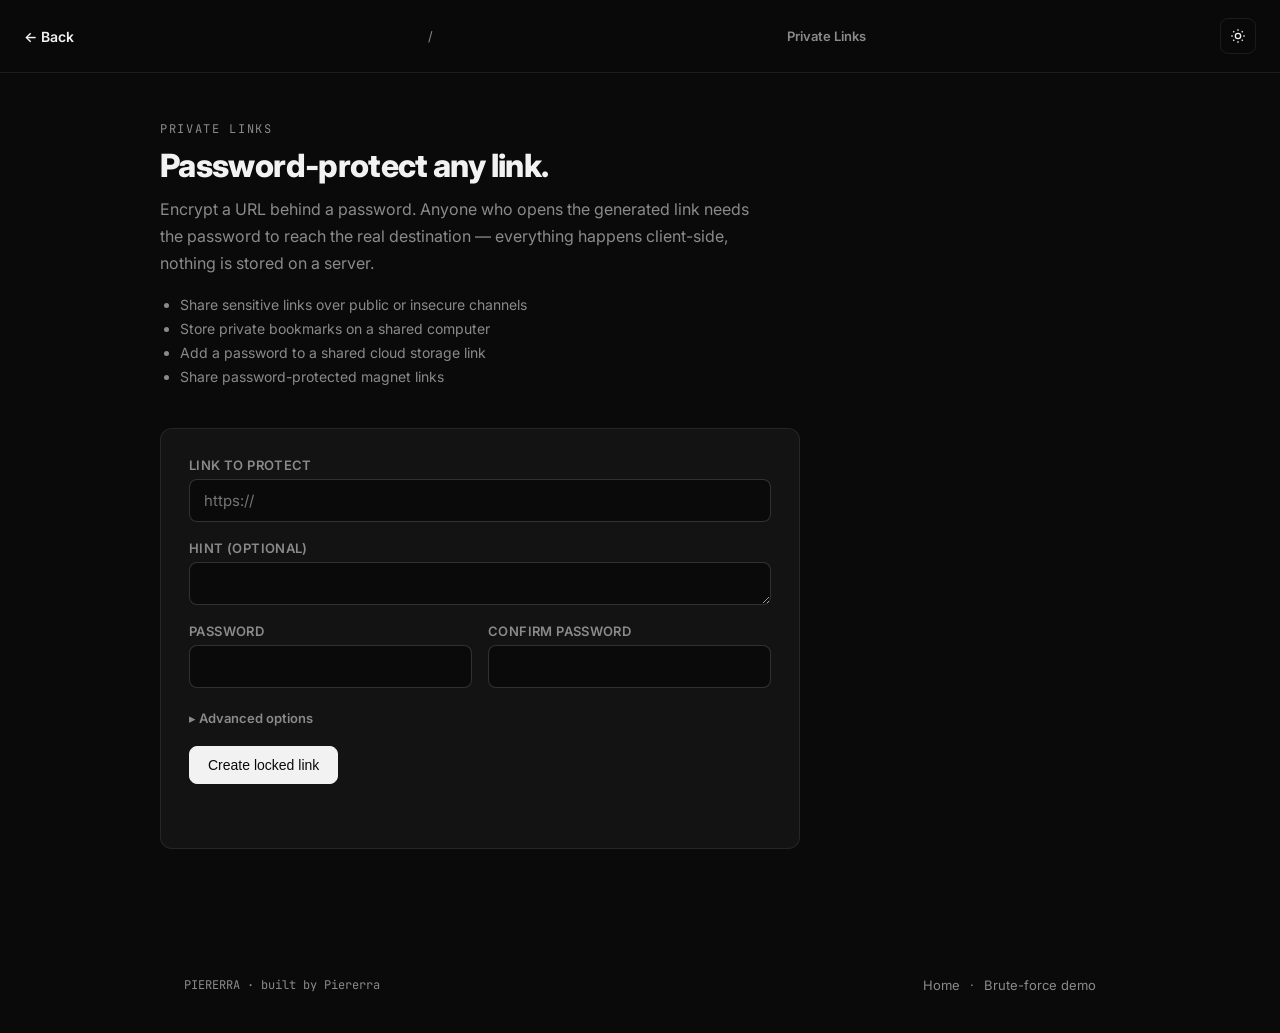
<file: tools/private-links/index.html>
<!DOCTYPE html>
<html lang="en">
<head>
  <meta charset="UTF-8" />
  <meta name="viewport" content="width=device-width, initial-scale=1.0" />

  <title>Private Links — Piererra</title>
  <meta name="description" content="Password-protect any link. Encryption and decryption happen entirely in your browser — nothing is ever sent to a server." />
  <meta name="author" content="Piererra" />

  <link rel="canonical" href="https://piererra.pages.dev/tools/private-links/" />
  <link rel="icon" type="image/svg+xml" href="../../assets/icons/index/favicon.svg" />

  <link rel="stylesheet" href="../../styles/pier-tokens.css" />
  <link rel="stylesheet" href="../../styles/pier-effects.css" />
  <link rel="stylesheet" href="../../styles/pier-layout.css" />
  <link rel="stylesheet" href="../../styles/pier-components.css" />
  <link rel="stylesheet" href="../../styles/pier-privatelinks.css" />

  <script>
    (function () {
      try {
        var saved = localStorage.getItem('pier-theme');
        if (saved === 'light') document.documentElement.setAttribute('data-theme', 'light');
      } catch (e) {}
    })();
  </script>
</head>
<body>

  <header class="pier-nav">
    <a class="pier-nav__back" href="../../index.html">&larr; Back</a>
    <span class="pier-nav__sep">/</span>
    <span class="pier-nav__current">Private Links</span>
    <div class="pier-nav__controls">
      <button type="button" class="pier-icon-btn" id="pier-theme-toggle" aria-label="Toggle light and dark theme" title="Toggle theme">
        <svg width="16" height="16" viewBox="0 0 24 24" fill="none" stroke="currentColor" stroke-width="2" aria-hidden="true">
          <circle cx="12" cy="12" r="4" />
          <path d="M12 2v2M12 20v2M4.93 4.93l1.41 1.41M17.66 17.66l1.41 1.41M2 12h2M20 12h2M4.93 19.07l1.41-1.41M17.66 6.34l1.41-1.41" />
        </svg>
      </button>
    </div>
  </header>

  <main class="pier-container pier-pl-main">

    <!-- ============ CREATE MODE ============ -->
    <section id="pl-create" hidden>
      <div class="pier-pl-intro">
        <div class="pier-eyebrow pier-mono">PRIVATE LINKS</div>
        <h1 class="pier-h1">Password-protect any link.</h1>
        <p class="pier-lead">
          Encrypt a URL behind a password. Anyone who opens the generated link
          needs the password to reach the real destination — everything happens
          client-side, nothing is stored on a server.
        </p>
        <ul class="pier-pl-uses">
          <li>Share sensitive links over public or insecure channels</li>
          <li>Store private bookmarks on a shared computer</li>
          <li>Add a password to a shared cloud storage link</li>
          <li>Share password-protected magnet links</li>
        </ul>
      </div>

      <div class="pier-pl-card">
        <div class="pier-pl-field">
          <label for="pl-url">Link to protect</label>
          <input type="url" id="pl-url" placeholder="https://" />
        </div>

        <div class="pier-pl-field">
          <label for="pl-hint">Hint (optional)</label>
          <textarea id="pl-hint" rows="1"></textarea>
        </div>

        <div class="pier-pl-split">
          <div class="pier-pl-field">
            <label for="pl-password">Password</label>
            <input type="password" id="pl-password" />
          </div>
          <div class="pier-pl-field">
            <label for="pl-confirm-password">Confirm password</label>
            <input type="password" id="pl-confirm-password" />
          </div>
        </div>

        <details class="pier-pl-advanced">
          <summary>Advanced options</summary>
          <div class="pier-pl-advanced-body">
            <label class="pier-pl-checkbox">
              <input type="checkbox" id="pl-iv-random" checked />
              Random initialization vector (recommended)
            </label>
            <label class="pier-pl-checkbox">
              <input type="checkbox" id="pl-salt-random" checked />
              Random salt (recommended)
            </label>
          </div>
        </details>

        <button type="button" class="pier-btn pier-btn--primary" id="pl-encrypt-btn">Create locked link</button>
        <div class="pier-pl-toast" id="pl-create-toast"></div>

        <div class="pier-pl-output" id="pl-output-block" hidden>
          <label for="pl-output" style="font-size:13px; font-weight:600; color: var(--pier-text-muted); text-transform: uppercase; letter-spacing: 0.03em;">Locked link</label>
          <input type="text" id="pl-output" readonly />
          <div class="pier-pl-output-actions">
            <button type="button" class="pier-btn" id="pl-copy-btn">Copy</button>
            <a class="pier-btn" id="pl-open-link" target="_blank" rel="noopener">Open in new tab</a>
            <a class="pier-btn" id="pl-hidden-link" target="_blank" rel="noopener">Create hidden bookmark</a>
          </div>
        </div>
      </div>
    </section>

    <!-- ============ UNLOCK MODE ============ -->
    <section id="pl-unlock" hidden>
      <div class="pier-pl-intro">
        <div class="pier-eyebrow pier-mono">PRIVATE LINKS</div>
        <h1 class="pier-h1">This link is locked.</h1>
        <p class="pier-lead">Enter the password to continue.</p>
      </div>

      <div class="pier-pl-card pier-pl-unlock" id="pl-unlock-form">
        <p class="pier-pl-hint" id="pl-unlock-hint" hidden></p>
        <div class="pier-pl-field">
          <label for="pl-unlock-password">Password</label>
          <input type="password" id="pl-unlock-password" autofocus />
        </div>
        <button type="button" class="pier-btn pier-btn--primary" id="pl-unlock-btn">Unlock</button>
      </div>

      <div class="pier-pl-card pier-pl-error" id="pl-unlock-error" hidden>
        <p class="pier-pl-error-text" id="pl-unlock-error-text">Error</p>
        <div class="pier-pl-error-actions" id="pl-unlock-error-links" hidden>
          <a class="pier-btn" id="pl-unlock-decrypt-link" target="_blank" rel="noopener">Decrypt without redirect</a>
          <a class="pier-btn" id="pl-unlock-hidden-link" target="_blank" rel="noopener">Create hidden bookmark</a>
        </div>
      </div>
    </section>

  </main>

  <footer class="pier-footer">
    <span class="pier-footer__text">PIERERRA &middot; built by Piererra</span>
    <div class="pier-footer__links">
      <a class="pier-footer__link" href="../../index.html">Home</a>
      <span>&middot;</span>
      <a class="pier-footer__link" href="bruteforce/index.html">Brute-force demo</a>
    </div>
  </footer>

  <script src="pier-privatelinks-core.js"></script>
  <script src="pier-privatelinks-app.js"></script>
  <script src="../../scripts/pier-nav.js"></script>

</body>
</html>
</file>
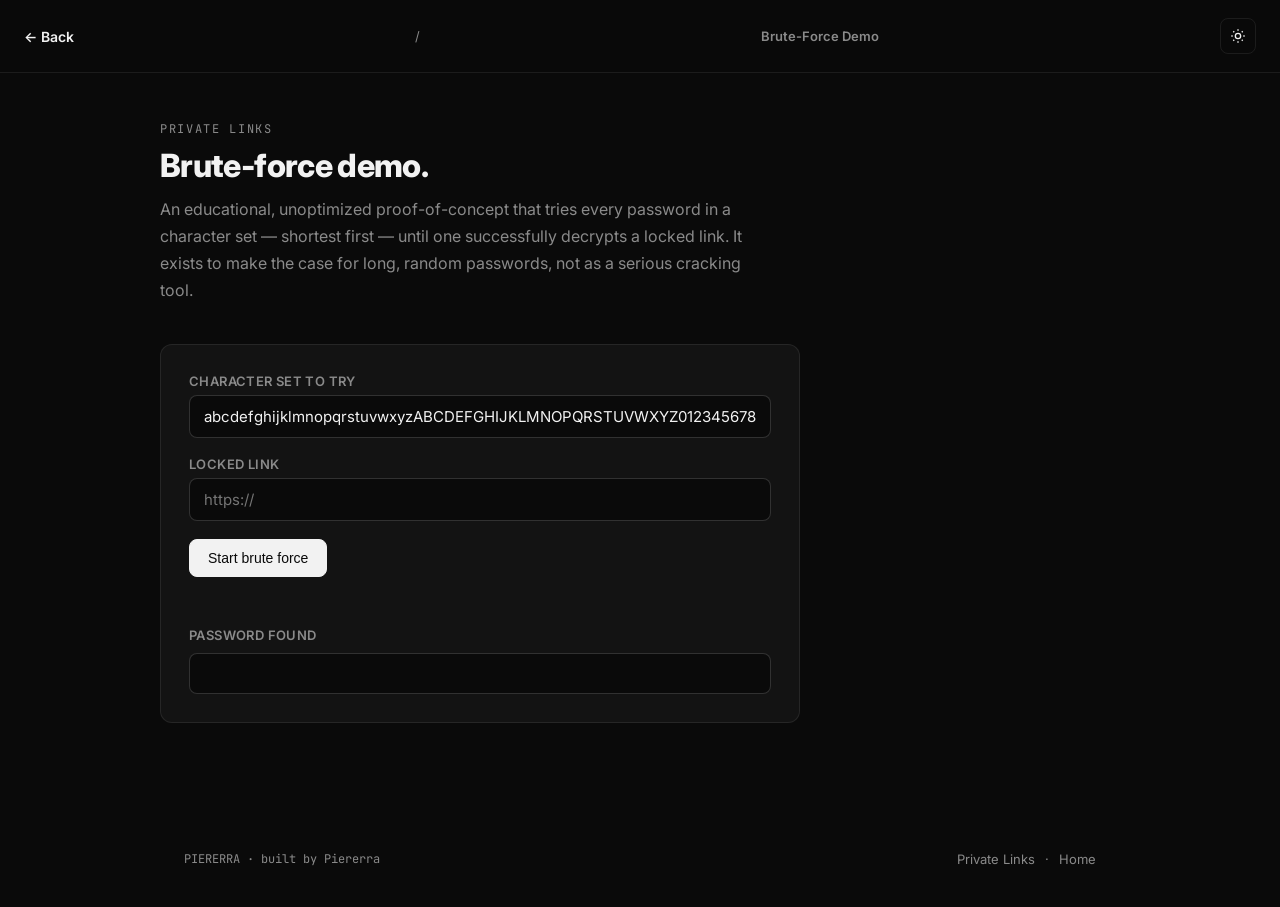
<file: tools/private-links/bruteforce/index.html>
<!DOCTYPE html>
<html lang="en">
<head>
  <meta charset="UTF-8" />
  <meta name="viewport" content="width=device-width, initial-scale=1.0" />

  <title>Brute-Force Demo — Private Links</title>
  <meta name="description" content="Educational proof-of-concept: brute force a Private Links locked URL entirely in your browser." />
  <meta name="author" content="Piererra" />

  <link rel="canonical" href="https://piererra.pages.dev/tools/private-links/bruteforce/" />
  <link rel="icon" type="image/svg+xml" href="../../../assets/icons/index/favicon.svg" />

  <link rel="stylesheet" href="../../../styles/pier-tokens.css" />
  <link rel="stylesheet" href="../../../styles/pier-effects.css" />
  <link rel="stylesheet" href="../../../styles/pier-layout.css" />
  <link rel="stylesheet" href="../../../styles/pier-components.css" />
  <link rel="stylesheet" href="../../../styles/pier-privatelinks.css" />

  <script>
    (function () {
      try {
        var saved = localStorage.getItem('pier-theme');
        if (saved === 'light') document.documentElement.setAttribute('data-theme', 'light');
      } catch (e) {}
    })();
  </script>
</head>
<body>

  <header class="pier-nav">
    <a class="pier-nav__back" href="../index.html">&larr; Back</a>
    <span class="pier-nav__sep">/</span>
    <span class="pier-nav__current">Brute-Force Demo</span>
    <div class="pier-nav__controls">
      <button type="button" class="pier-icon-btn" id="pier-theme-toggle" aria-label="Toggle light and dark theme" title="Toggle theme">
        <svg width="16" height="16" viewBox="0 0 24 24" fill="none" stroke="currentColor" stroke-width="2" aria-hidden="true">
          <circle cx="12" cy="12" r="4" />
          <path d="M12 2v2M12 20v2M4.93 4.93l1.41 1.41M17.66 17.66l1.41 1.41M2 12h2M20 12h2M4.93 19.07l1.41-1.41M17.66 6.34l1.41-1.41" />
        </svg>
      </button>
    </div>
  </header>

  <main class="pier-container pier-pl-main">
    <div class="pier-pl-intro">
      <div class="pier-eyebrow pier-mono">PRIVATE LINKS</div>
      <h1 class="pier-h1">Brute-force demo.</h1>
      <p class="pier-lead">
        An educational, unoptimized proof-of-concept that tries every password
        in a character set — shortest first — until one successfully decrypts a
        locked link. It exists to make the case for long, random passwords, not
        as a serious cracking tool.
      </p>
    </div>

    <div class="pier-pl-card">
      <div class="pier-pl-field">
        <label for="pl-charset">Character set to try</label>
        <input type="text" id="pl-charset" value="abcdefghijklmnopqrstuvwxyzABCDEFGHIJKLMNOPQRSTUVWXYZ0123456789" />
      </div>
      <div class="pier-pl-field">
        <label for="pl-encrypted-url">Locked link</label>
        <input type="url" id="pl-encrypted-url" placeholder="https://" />
      </div>

      <button type="button" class="pier-btn pier-btn--primary" id="pl-start-btn">Start brute force</button>
      <div class="pier-pl-toast" id="pl-toast"></div>
      <p class="pier-pl-progress" id="pl-progress"></p>

      <div class="pier-pl-output">
        <label for="pl-output" style="font-size:13px; font-weight:600; color: var(--pier-text-muted); text-transform: uppercase; letter-spacing: 0.03em;">Password found</label>
        <input type="text" id="pl-output" readonly />
      </div>
    </div>
  </main>

  <footer class="pier-footer">
    <span class="pier-footer__text">PIERERRA &middot; built by Piererra</span>
    <div class="pier-footer__links">
      <a class="pier-footer__link" href="../index.html">Private Links</a>
      <span>&middot;</span>
      <a class="pier-footer__link" href="../../../index.html">Home</a>
    </div>
  </footer>

  <script src="../pier-privatelinks-core.js"></script>
  <script src="pier-privatelinks-bruteforce.js"></script>
  <script src="../../../scripts/pier-nav.js"></script>

</body>
</html>
</file>
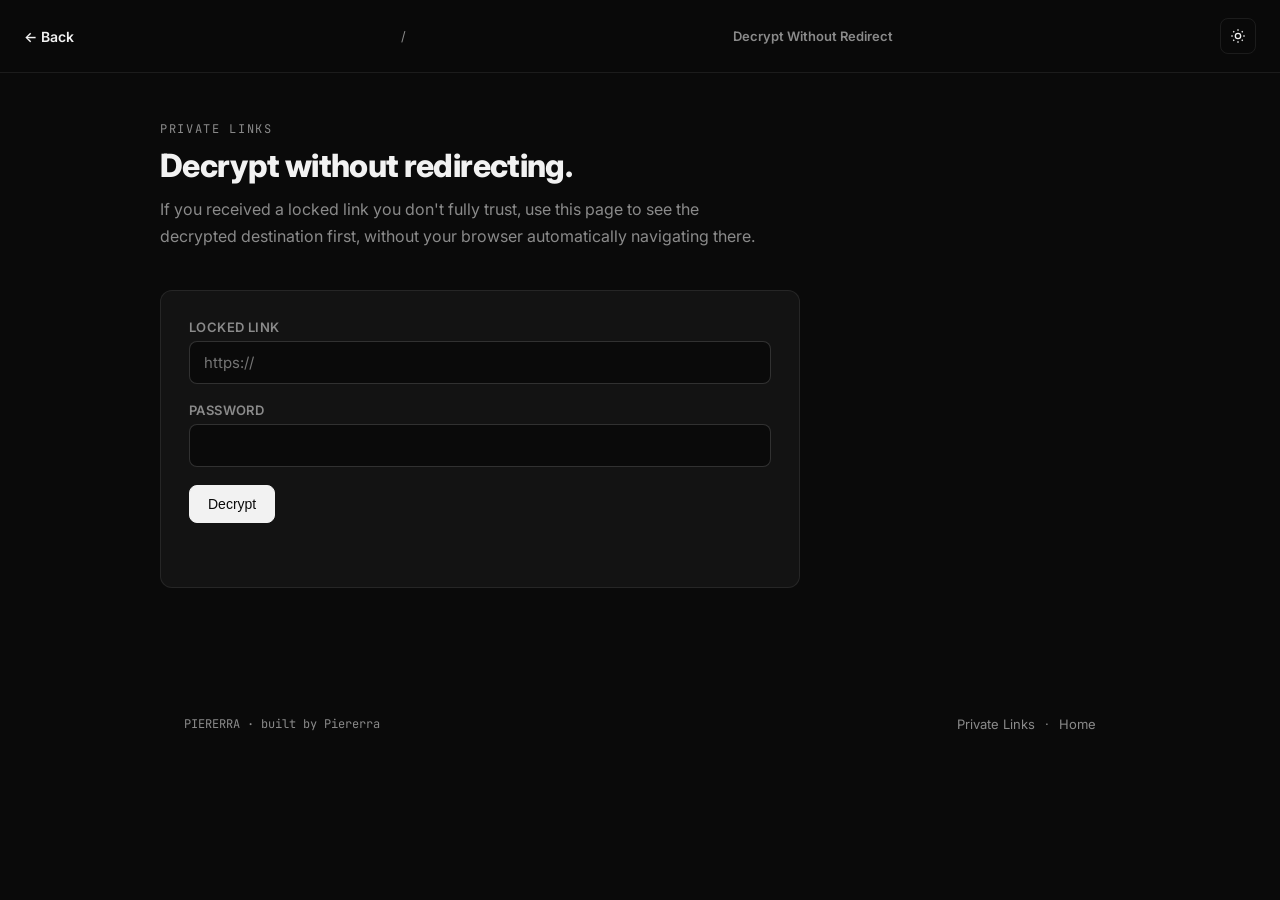
<file: tools/private-links/decrypt/index.html>
<!DOCTYPE html>
<html lang="en">
<head>
  <meta charset="UTF-8" />
  <meta name="viewport" content="width=device-width, initial-scale=1.0" />

  <title>Decrypt Without Redirect — Private Links</title>
  <meta name="description" content="Safely inspect a Private Links locked URL without being redirected to it." />
  <meta name="author" content="Piererra" />

  <link rel="canonical" href="https://piererra.pages.dev/tools/private-links/decrypt/" />
  <link rel="icon" type="image/svg+xml" href="../../../assets/icons/index/favicon.svg" />

  <link rel="stylesheet" href="../../../styles/pier-tokens.css" />
  <link rel="stylesheet" href="../../../styles/pier-effects.css" />
  <link rel="stylesheet" href="../../../styles/pier-layout.css" />
  <link rel="stylesheet" href="../../../styles/pier-components.css" />
  <link rel="stylesheet" href="../../../styles/pier-privatelinks.css" />

  <script>
    (function () {
      try {
        var saved = localStorage.getItem('pier-theme');
        if (saved === 'light') document.documentElement.setAttribute('data-theme', 'light');
      } catch (e) {}
    })();
  </script>
</head>
<body>

  <header class="pier-nav">
    <a class="pier-nav__back" href="../index.html">&larr; Back</a>
    <span class="pier-nav__sep">/</span>
    <span class="pier-nav__current">Decrypt Without Redirect</span>
    <div class="pier-nav__controls">
      <button type="button" class="pier-icon-btn" id="pier-theme-toggle" aria-label="Toggle light and dark theme" title="Toggle theme">
        <svg width="16" height="16" viewBox="0 0 24 24" fill="none" stroke="currentColor" stroke-width="2" aria-hidden="true">
          <circle cx="12" cy="12" r="4" />
          <path d="M12 2v2M12 20v2M4.93 4.93l1.41 1.41M17.66 17.66l1.41 1.41M2 12h2M20 12h2M4.93 19.07l1.41-1.41M17.66 6.34l1.41-1.41" />
        </svg>
      </button>
    </div>
  </header>

  <main class="pier-container pier-pl-main">
    <div class="pier-pl-intro">
      <div class="pier-eyebrow pier-mono">PRIVATE LINKS</div>
      <h1 class="pier-h1">Decrypt without redirecting.</h1>
      <p class="pier-lead">
        If you received a locked link you don't fully trust, use this page to
        see the decrypted destination first, without your browser automatically
        navigating there.
      </p>
    </div>

    <div class="pier-pl-card">
      <div class="pier-pl-field">
        <label for="pl-encrypted-url">Locked link</label>
        <input type="url" id="pl-encrypted-url" placeholder="https://" />
      </div>
      <div class="pier-pl-field">
        <label for="pl-password">Password</label>
        <input type="password" id="pl-password" />
      </div>

      <button type="button" class="pier-btn pier-btn--primary" id="pl-decrypt-btn">Decrypt</button>
      <div class="pier-pl-toast" id="pl-toast"></div>

      <div class="pier-pl-output" id="pl-output-block" hidden>
        <label for="pl-output" style="font-size:13px; font-weight:600; color: var(--pier-text-muted); text-transform: uppercase; letter-spacing: 0.03em;">Decrypted destination</label>
        <input type="text" id="pl-output" readonly />
        <div class="pier-pl-output-actions">
          <button type="button" class="pier-btn" id="pl-copy-btn">Copy</button>
          <a class="pier-btn" id="pl-open-link" target="_blank" rel="noopener">Open in new tab</a>
        </div>
      </div>
    </div>
  </main>

  <footer class="pier-footer">
    <span class="pier-footer__text">PIERERRA &middot; built by Piererra</span>
    <div class="pier-footer__links">
      <a class="pier-footer__link" href="../index.html">Private Links</a>
      <span>&middot;</span>
      <a class="pier-footer__link" href="../../../index.html">Home</a>
    </div>
  </footer>

  <script src="../pier-privatelinks-core.js"></script>
  <script src="pier-privatelinks-decrypt.js"></script>
  <script src="../../../scripts/pier-nav.js"></script>

</body>
</html>
</file>
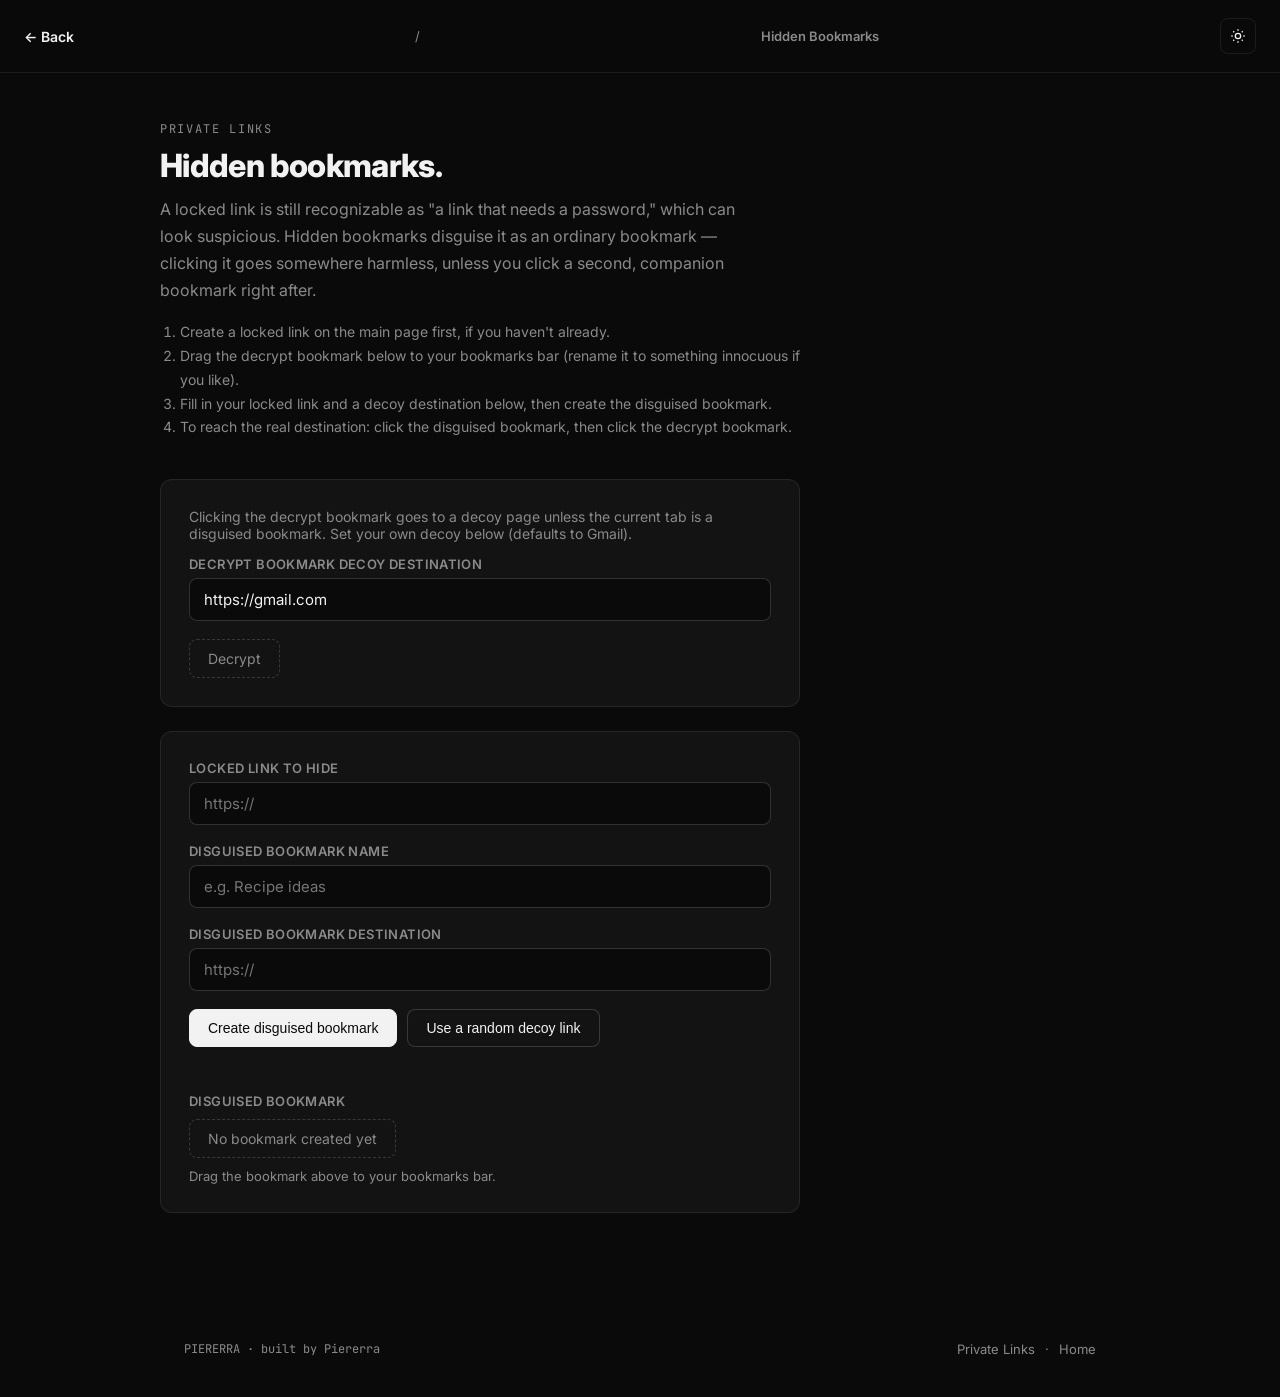
<file: tools/private-links/hidden/index.html>
<!DOCTYPE html>
<html lang="en">
<head>
  <meta charset="UTF-8" />
  <meta name="viewport" content="width=device-width, initial-scale=1.0" />

  <title>Hidden Bookmarks — Private Links</title>
  <meta name="description" content="Disguise a locked link as a normal bookmark, only revealed by a companion decrypt bookmark." />
  <meta name="author" content="Piererra" />

  <link rel="canonical" href="https://piererra.pages.dev/tools/private-links/hidden/" />
  <link rel="icon" type="image/svg+xml" href="../../../assets/icons/index/favicon.svg" />

  <link rel="stylesheet" href="../../../styles/pier-tokens.css" />
  <link rel="stylesheet" href="../../../styles/pier-effects.css" />
  <link rel="stylesheet" href="../../../styles/pier-layout.css" />
  <link rel="stylesheet" href="../../../styles/pier-components.css" />
  <link rel="stylesheet" href="../../../styles/pier-privatelinks.css" />

  <script>
    (function () {
      try {
        var saved = localStorage.getItem('pier-theme');
        if (saved === 'light') document.documentElement.setAttribute('data-theme', 'light');
      } catch (e) {}
    })();
  </script>
</head>
<body>

  <header class="pier-nav">
    <a class="pier-nav__back" href="../index.html">&larr; Back</a>
    <span class="pier-nav__sep">/</span>
    <span class="pier-nav__current">Hidden Bookmarks</span>
    <div class="pier-nav__controls">
      <button type="button" class="pier-icon-btn" id="pier-theme-toggle" aria-label="Toggle light and dark theme" title="Toggle theme">
        <svg width="16" height="16" viewBox="0 0 24 24" fill="none" stroke="currentColor" stroke-width="2" aria-hidden="true">
          <circle cx="12" cy="12" r="4" />
          <path d="M12 2v2M12 20v2M4.93 4.93l1.41 1.41M17.66 17.66l1.41 1.41M2 12h2M20 12h2M4.93 19.07l1.41-1.41M17.66 6.34l1.41-1.41" />
        </svg>
      </button>
    </div>
  </header>

  <main class="pier-container pier-pl-main">
    <div class="pier-pl-intro">
      <div class="pier-eyebrow pier-mono">PRIVATE LINKS</div>
      <h1 class="pier-h1">Hidden bookmarks.</h1>
      <p class="pier-lead">
        A locked link is still recognizable as "a link that needs a password,"
        which can look suspicious. Hidden bookmarks disguise it as an ordinary
        bookmark — clicking it goes somewhere harmless, unless you click a second,
        companion bookmark right after.
      </p>
      <ol class="pier-pl-uses">
        <li>Create a locked link on the main page first, if you haven't already.</li>
        <li>Drag the decrypt bookmark below to your bookmarks bar (rename it to something innocuous if you like).</li>
        <li>Fill in your locked link and a decoy destination below, then create the disguised bookmark.</li>
        <li>To reach the real destination: click the disguised bookmark, then click the decrypt bookmark.</li>
      </ol>
    </div>

    <div class="pier-pl-card">
      <p style="margin-bottom: 14px; font-size: 14px; color: var(--pier-text-muted);">
        Clicking the decrypt bookmark goes to a decoy page unless the current tab is a disguised bookmark. Set your own decoy below (defaults to Gmail).
      </p>

      <div class="pier-pl-field">
        <label for="pl-decoy-url">Decrypt bookmark decoy destination</label>
        <input type="url" id="pl-decoy-url" value="https://gmail.com" />
      </div>

      <p>
        <a class="pier-pl-bookmark" id="pl-decrypt-bookmark" href="javascript:void(0)" onclick="return false;">Decrypt</a>
      </p>
    </div>

    <div class="pier-pl-card">
      <div class="pier-pl-field">
        <label for="pl-hidden-url">Locked link to hide</label>
        <input type="url" id="pl-hidden-url" placeholder="https://" />
      </div>
      <div class="pier-pl-field">
        <label for="pl-bookmark-title">Disguised bookmark name</label>
        <input type="text" id="pl-bookmark-title" placeholder="e.g. Recipe ideas" />
      </div>
      <div class="pier-pl-field">
        <label for="pl-bookmark-url">Disguised bookmark destination</label>
        <input type="url" id="pl-bookmark-url" placeholder="https://" />
      </div>

      <div class="pier-pl-output-actions" style="margin-bottom: 16px;">
        <button type="button" class="pier-btn pier-btn--primary" id="pl-hide-btn">Create disguised bookmark</button>
        <button type="button" class="pier-btn" id="pl-random-btn">Use a random decoy link</button>
      </div>
      <div class="pier-pl-toast" id="pl-toast"></div>

      <div class="pier-pl-output" id="pl-output-block">
        <label style="font-size:13px; font-weight:600; color: var(--pier-text-muted); text-transform: uppercase; letter-spacing: 0.03em;">Disguised bookmark</label>
        <p><a class="pier-pl-bookmark" id="pl-output" href="" onclick="return false;" aria-disabled="true">No bookmark created yet</a></p>
        <p style="font-size: 13px; color: var(--pier-text-muted);">Drag the bookmark above to your bookmarks bar.</p>
      </div>
    </div>
  </main>

  <footer class="pier-footer">
    <span class="pier-footer__text">PIERERRA &middot; built by Piererra</span>
    <div class="pier-footer__links">
      <a class="pier-footer__link" href="../index.html">Private Links</a>
      <span>&middot;</span>
      <a class="pier-footer__link" href="../../../index.html">Home</a>
    </div>
  </footer>

  <script src="../pier-privatelinks-core.js"></script>
  <script src="pier-privatelinks-hidden.js"></script>
  <script src="../../../scripts/pier-nav.js"></script>

</body>
</html>
</file>
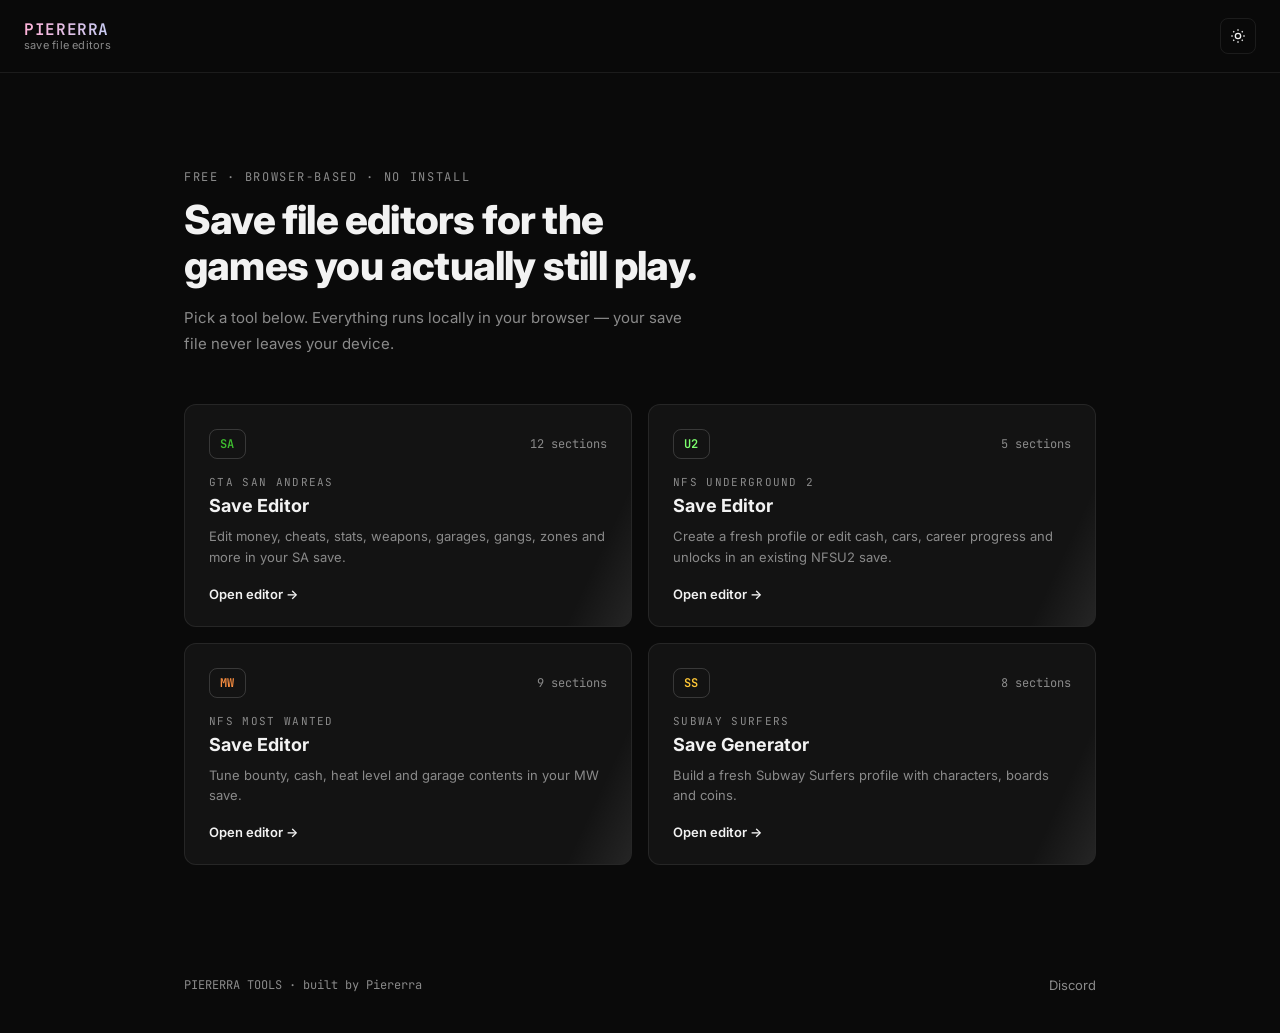
<file: editors.html>
<!--
  Project : Pier — Editors Hub (editors.html)
  Phase   : 3 — Tools hub (total redesign)
-->
<!DOCTYPE html>
<html lang="en">
<head>
  <meta charset="UTF-8" />
  <meta name="viewport" content="width=device-width, initial-scale=1.0" />

  <title>Piererra Tools — Free Save Editors for NFSU2, NFSMW, GTA San Andreas &amp; Subway Surfers</title>
  <meta name="description" content="Piererra Tools is a free, open-source collection of browser-based save editors for NFS Underground 2, NFS Most Wanted, GTA: San Andreas and Subway Surfers. No install, no server — everything runs on your device." />
  <meta name="keywords" content="subway surfers save editor, gta san andreas save editor, nfs underground 2 save editor, nfs most wanted save editor, piererra tools" />
  <meta name="author" content="Piererra" />

  <meta property="og:title" content="Piererra Tools — Free Save Editors" />
  <meta property="og:description" content="Free, open-source browser-based save editors for NFS Underground 2, NFS Most Wanted, GTA: San Andreas and Subway Surfers." />
  <meta property="og:type" content="website" />
  <meta property="og:url" content="https://piererra.pages.dev/editors" />
  <meta property="og:image" content="https://piererra.pages.dev/assets/icons/index/icon-512.png" />

  <meta name="twitter:card" content="summary" />
  <meta name="twitter:title" content="Piererra Tools — Free Save Editors" />
  <meta name="twitter:description" content="Free, open-source browser-based save editors for NFSU2, NFSMW, GTA: San Andreas and Subway Surfers." />

  <link rel="canonical" href="https://piererra.pages.dev/editors" />
  <link rel="manifest" href="site.webmanifest" />
  <link rel="icon" type="image/svg+xml" href="assets/icons/index/favicon.svg" />
  <link rel="icon" type="image/png" sizes="32x32" href="assets/icons/index/favicon-32.png" />
  <link rel="apple-touch-icon" href="assets/icons/index/apple-touch-icon.png" />

  <link rel="stylesheet" href="styles/pier-tokens.css" />
  <link rel="stylesheet" href="styles/pier-effects.css" />
  <link rel="stylesheet" href="styles/pier-layout.css" />
  <link rel="stylesheet" href="styles/pier-components.css" />
  <link rel="stylesheet" href="styles/pier-hub.css" />

  <script>
    (function () {
      try {
        var saved = localStorage.getItem('pier-theme');
        if (saved === 'light') document.documentElement.setAttribute('data-theme', 'light');
      } catch (e) {}
    })();
  </script>
</head>
<body>

  <header class="pier-nav">
    <a class="pier-brand" href="index.html" aria-label="Piererra — home">
      <span class="pier-brand__name pier-shift-text">PIERERRA</span>
      <span class="pier-brand__tag">save file editors</span>
    </a>
    <div class="pier-nav__controls">
      <button type="button" class="pier-icon-btn" id="pier-theme-toggle" aria-label="Toggle light and dark theme" title="Toggle theme">
        <svg width="16" height="16" viewBox="0 0 24 24" fill="none" stroke="currentColor" stroke-width="2" aria-hidden="true">
          <circle cx="12" cy="12" r="4" />
          <path d="M12 2v2M12 20v2M4.93 4.93l1.41 1.41M17.66 17.66l1.41 1.41M2 12h2M20 12h2M4.93 19.07l1.41-1.41M17.66 6.34l1.41-1.41" />
        </svg>
      </button>
    </div>
  </header>

  <main class="pier-hub">
    <div class="pier-eyebrow pier-mono">FREE &middot; BROWSER-BASED &middot; NO INSTALL</div>
    <h1 class="pier-hub__title">Save file editors for the games you actually still play.</h1>
    <p class="pier-hub__subtitle">
      Pick a tool below. Everything runs locally in your browser — your save file never
      leaves your device.
    </p>

    <div class="pier-hub__grid">
      <a class="pier-hub__card pier-shimmer" href="editors/gtasa/index.html" style="--c:#3EBD2F">
        <div class="pier-hub__card__top">
          <span class="pier-hub__card__badge" style="--c:#3EBD2F">SA</span>
          <span class="pier-hub__card__stat">12 sections</span>
        </div>
        <div class="pier-hub__card__eyebrow">GTA SAN ANDREAS</div>
        <div class="pier-hub__card__title">Save Editor</div>
        <p class="pier-hub__card__desc">Edit money, cheats, stats, weapons, garages, gangs, zones and more in your SA save.</p>
        <div class="pier-hub__card__cta">Open editor &rarr;</div>
      </a>

      <a class="pier-hub__card pier-shimmer" href="editors/nfsu2/index.html" style="--c:#7DFF6E">
        <div class="pier-hub__card__top">
          <span class="pier-hub__card__badge" style="--c:#7DFF6E">U2</span>
          <span class="pier-hub__card__stat">5 sections</span>
        </div>
        <div class="pier-hub__card__eyebrow">NFS UNDERGROUND 2</div>
        <div class="pier-hub__card__title">Save Editor</div>
        <p class="pier-hub__card__desc">Create a fresh profile or edit cash, cars, career progress and unlocks in an existing NFSU2 save.</p>
        <div class="pier-hub__card__cta">Open editor &rarr;</div>
      </a>

      <a class="pier-hub__card pier-shimmer" href="editors/nfsmw/index.html" style="--c:#FF9142">
        <div class="pier-hub__card__top">
          <span class="pier-hub__card__badge" style="--c:#FF9142">MW</span>
          <span class="pier-hub__card__stat">9 sections</span>
        </div>
        <div class="pier-hub__card__eyebrow">NFS MOST WANTED</div>
        <div class="pier-hub__card__title">Save Editor</div>
        <p class="pier-hub__card__desc">Tune bounty, cash, heat level and garage contents in your MW save.</p>
        <div class="pier-hub__card__cta">Open editor &rarr;</div>
      </a>

      <a class="pier-hub__card pier-shimmer" href="editors/subway/index.html" style="--c:#FFC736">
        <div class="pier-hub__card__top">
          <span class="pier-hub__card__badge" style="--c:#FFC736">SS</span>
          <span class="pier-hub__card__stat">8 sections</span>
        </div>
        <div class="pier-hub__card__eyebrow">SUBWAY SURFERS</div>
        <div class="pier-hub__card__title">Save Generator</div>
        <p class="pier-hub__card__desc">Build a fresh Subway Surfers profile with characters, boards and coins.</p>
        <div class="pier-hub__card__cta">Open editor &rarr;</div>
      </a>
    </div>
  </main>

  <footer class="pier-footer">
    <span class="pier-footer__text">PIERERRA TOOLS &middot; built by Piererra</span>
    <div class="pier-footer__links">
      <a class="pier-footer__link" href="https://discord.com/users/1413503870373462070" target="_blank" rel="noopener noreferrer">Discord</a>
    </div>
  </footer>

  <script src="scripts/pier-nav.js"></script>

</body>
</html>
</file>
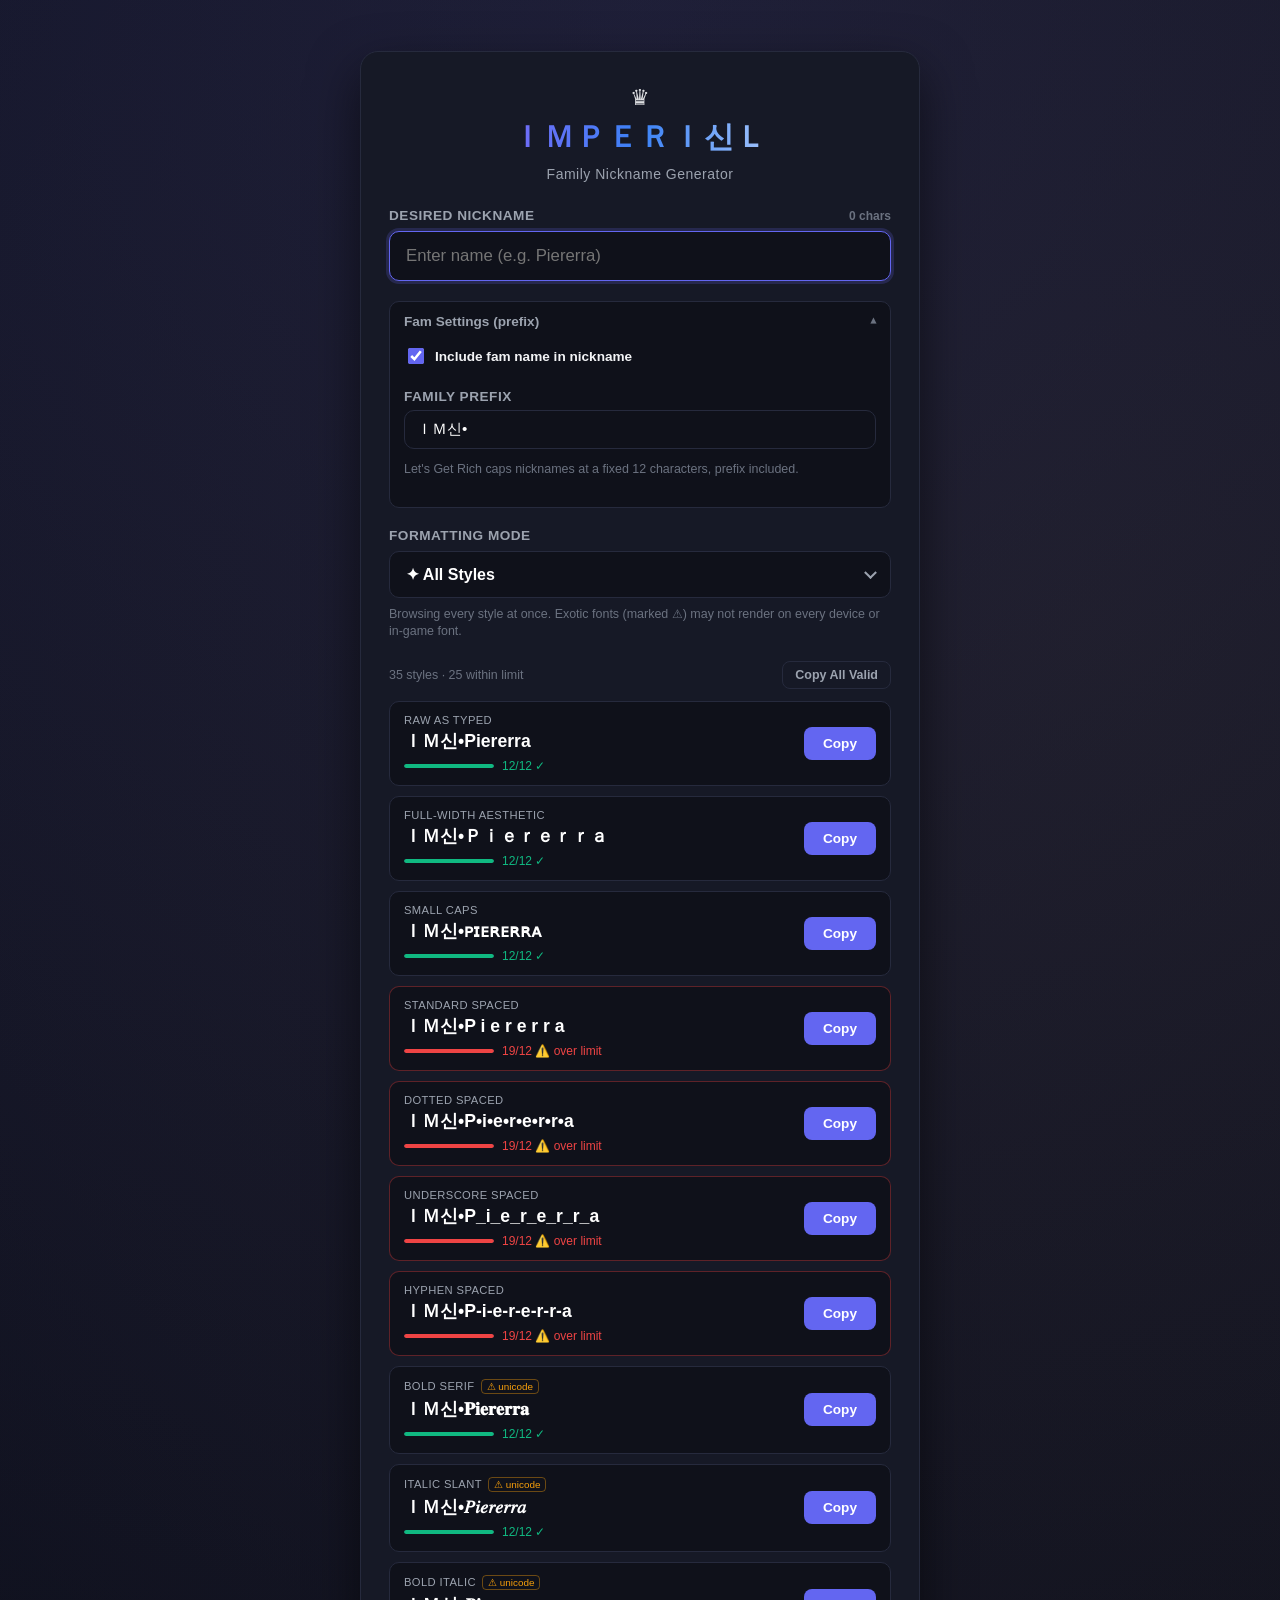
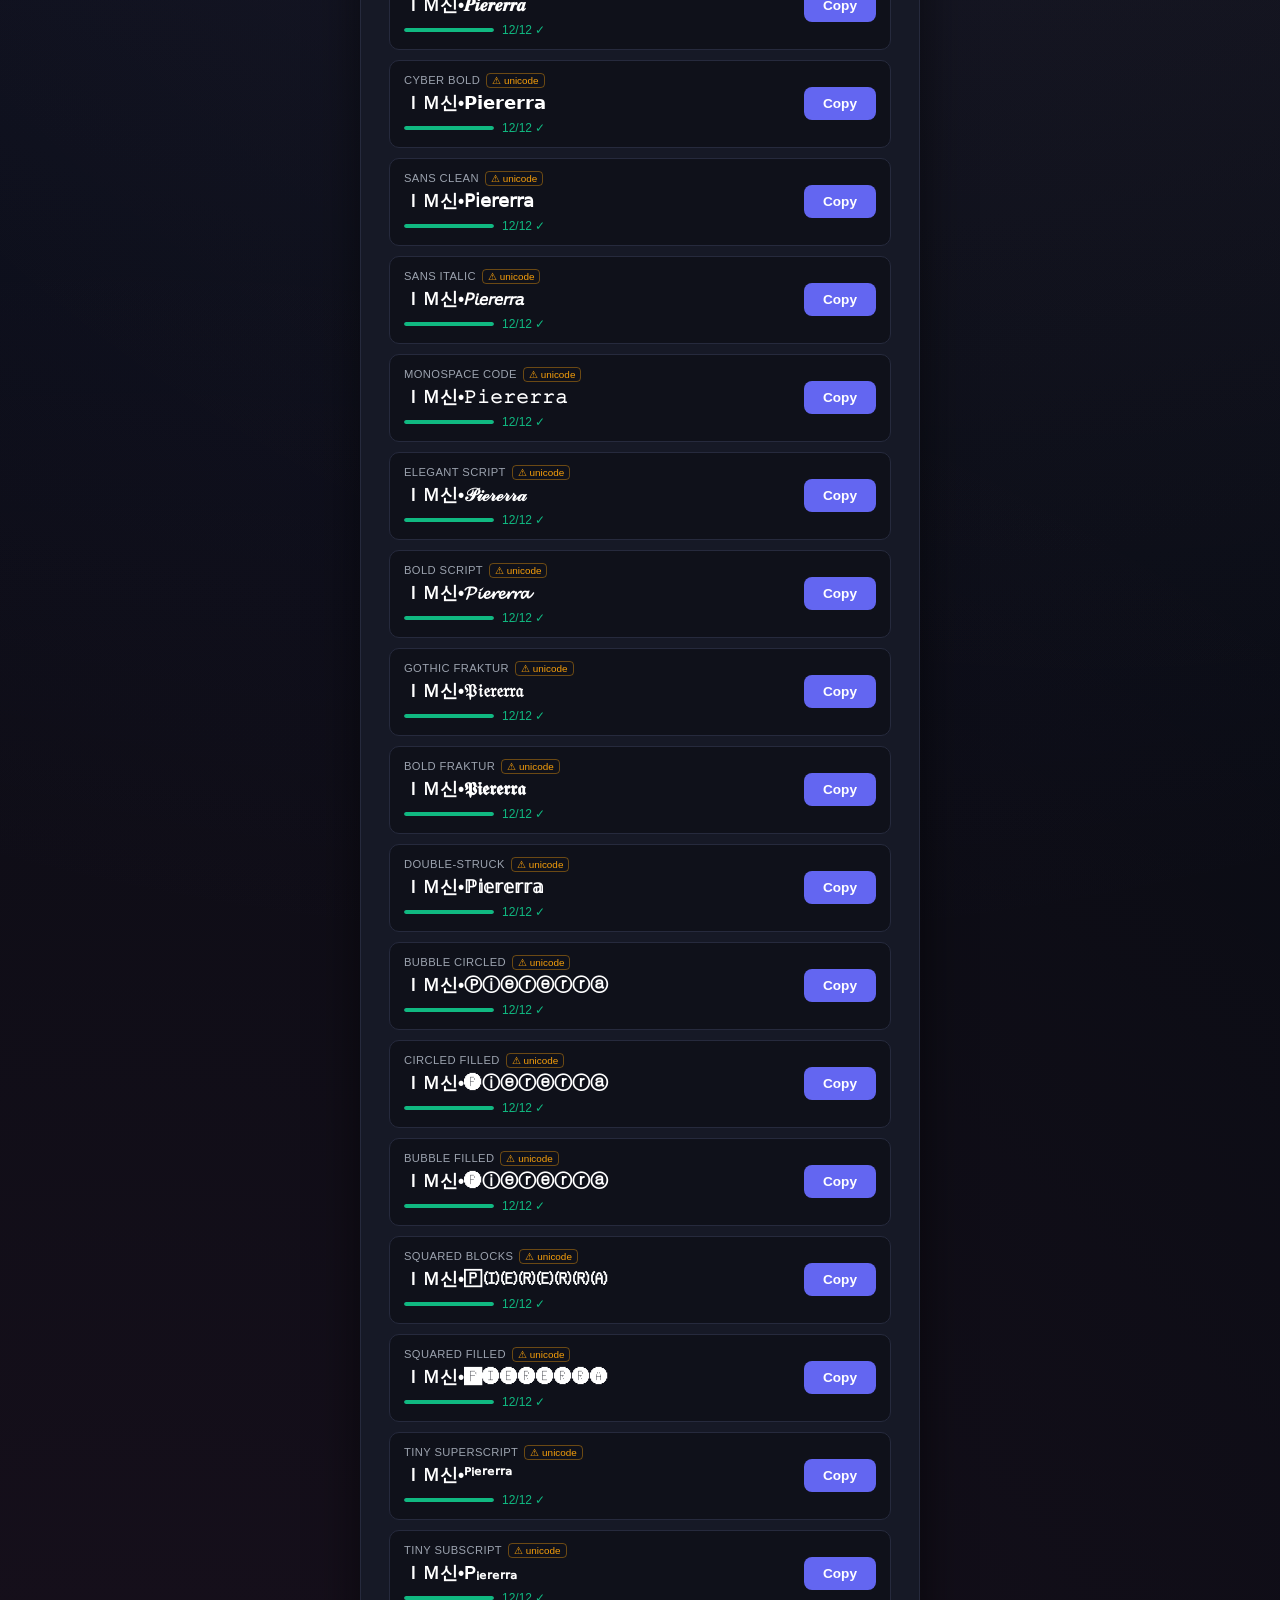
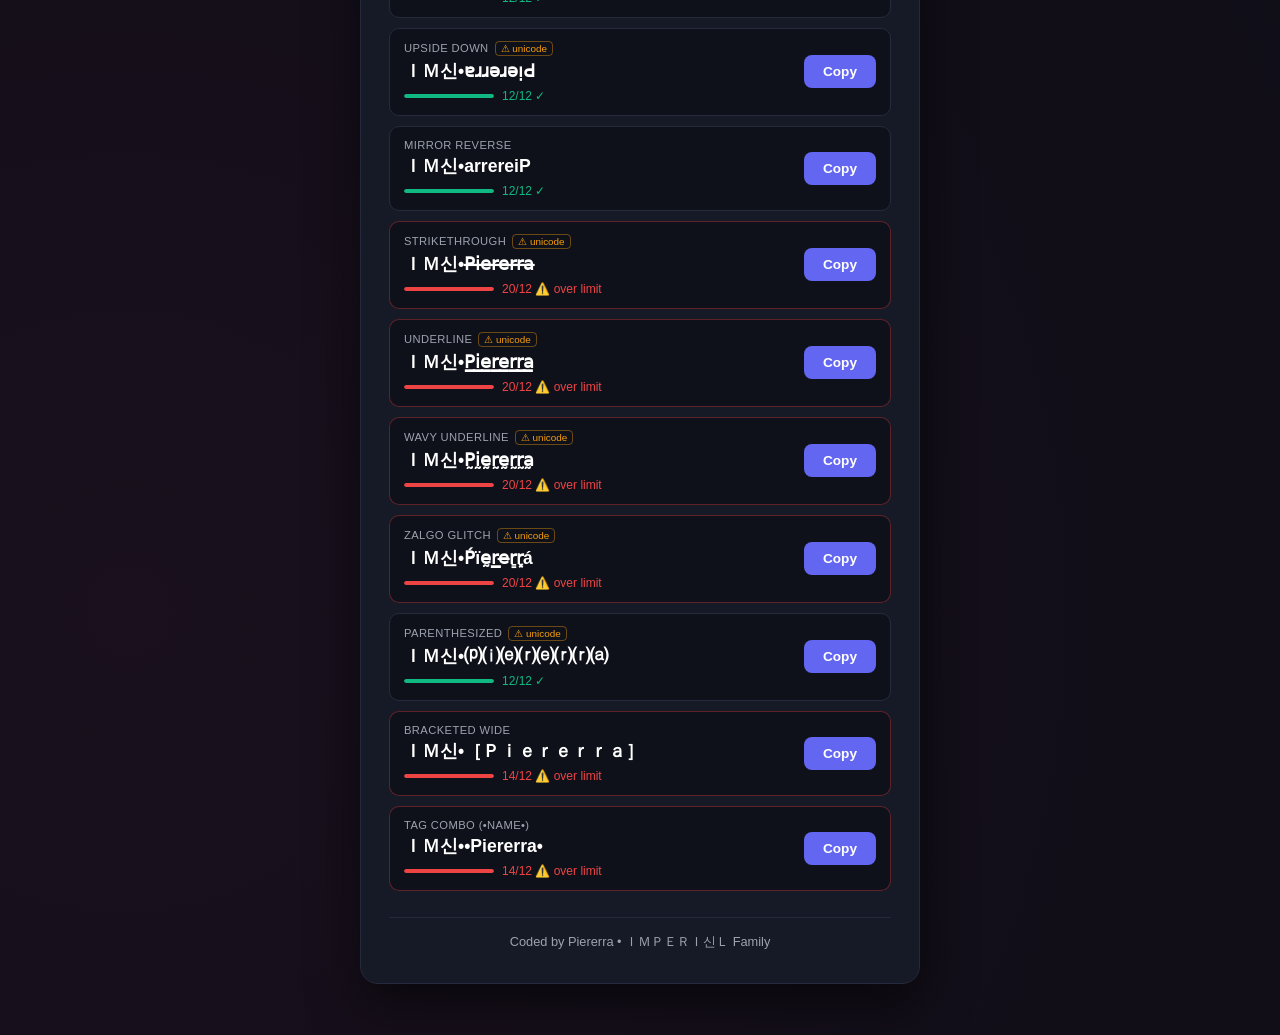
<file: Nickgen.html>
<!DOCTYPE html>
<html lang="en">
<head>
    <meta charset="UTF-8">
    <meta name="viewport" content="width=device-width, initial-scale=1.0, viewport-fit=cover">
    <title>ＩＭＰＥＲＩ신Ｌ Nickname Generator</title>
    <!-- Coded by Piererra -->
    <style>
        :root {
            --pier_bg_color: #0a0c14;
            --pier_card_bg: #161926;
            --pier_accent: #6366f1;
            --pier_accent_hover: #4f46e5;
            --pier_gold: #f0b429;
            --pier_gold_dim: #b8860b;
            --pier_text: #f3f4f6;
            --pier_text_muted: #9ca3af;
            --pier_text_faint: #6b7280;
            --pier_border: #262a3d;
            --pier_card_inner: #0f111a;
            --pier_success: #10b981;
            --pier_danger: #ef4444;
            --pier_warning: #f59e0b;
        }

        *, *::before, *::after {
            box-sizing: border-box;
        }

        html { -webkit-text-size-adjust: 100%; }

        body {
            font-family: -apple-system, BlinkMacSystemFont, "Segoe UI", Roboto, Helvetica, Arial, sans-serif;
            background-color: var(--pier_bg_color);
            color: var(--pier_text);
            min-height: 100vh;
            margin: 0;
            padding: clamp(12px, 4vw, 24px);
            display: flex;
            justify-content: center;
            align-items: flex-start;
            background-image:
                radial-gradient(circle at 50% 0%, rgba(99, 102, 241, 0.16) 0%, transparent 60%),
                radial-gradient(circle at 85% 15%, rgba(240, 180, 41, 0.06) 0%, transparent 45%),
                radial-gradient(circle at 10% 90%, rgba(236, 72, 153, 0.07) 0%, transparent 50%);
        }

        .pier_container {
            background-color: var(--pier_card_bg);
            border: 1px solid var(--pier_border);
            border-radius: 18px;
            padding: clamp(20px, 5vw, 32px) clamp(16px, 4vw, 28px);
            width: 100%;
            max-width: 560px;
            margin: clamp(8px, 3vh, 40px) auto;
            box-shadow: 0 20px 50px rgba(0, 0, 0, 0.55);
        }

        .pier_header {
            text-align: center;
            margin-bottom: 26px;
        }

        .pier_crown {
            font-size: 1.4rem;
            display: block;
            margin-bottom: 6px;
            opacity: 0.9;
        }

        .pier_shimmer_text {
            font-size: clamp(1.35rem, 6vw, 1.85rem);
            font-weight: 800;
            margin: 0 0 8px 0;
            letter-spacing: 2px;
            background: linear-gradient(
                90deg,
                #a855f7 0%,
                #3b82f6 25%,
                #ffffff 50%,
                #3b82f6 75%,
                #a855f7 100%
            );
            background-size: 200% auto;
            color: transparent;
            -webkit-background-clip: text;
            background-clip: text;
            animation: pier_shimmer 3.5s linear infinite;
        }

        @keyframes pier_shimmer {
            0% { background-position: 0% center; }
            100% { background-position: 200% center; }
        }

        .pier_subtitle {
            font-size: 0.875rem;
            color: var(--pier_text_muted);
            margin: 0;
            letter-spacing: 0.5px;
        }

        .pier_group {
            margin-bottom: 20px;
        }

        label {
            display: block;
            font-size: 0.85rem;
            font-weight: 600;
            color: var(--pier_text_muted);
            margin-bottom: 8px;
            text-transform: uppercase;
            letter-spacing: 0.5px;
        }

        .pier_label_row {
            display: flex;
            align-items: baseline;
            justify-content: space-between;
            gap: 8px;
        }

        .pier_char_hint {
            font-size: 0.75rem;
            font-weight: 600;
            text-transform: none;
            letter-spacing: 0;
            color: var(--pier_text_faint);
        }

        input[type="text"], input[type="number"] {
            width: 100%;
            padding: 14px 16px;
            background-color: var(--pier_card_inner);
            border: 1px solid var(--pier_border);
            border-radius: 10px;
            color: #ffffff;
            font-size: 1.05rem;
            outline: none;
            transition: border-color 0.2s, box-shadow 0.2s;
            font-family: inherit;
        }

        input[type="text"]:focus, input[type="number"]:focus, select:focus {
            border-color: var(--pier_accent);
            box-shadow: 0 0 0 3px rgba(99, 102, 241, 0.2);
        }

        /* Dropdown format selector */
        .pier_select_wrapper {
            position: relative;
        }

        select.pier_select {
            width: 100%;
            appearance: none;
            -webkit-appearance: none;
            -moz-appearance: none;
            background-color: var(--pier_card_inner);
            border: 1px solid var(--pier_border);
            border-radius: 10px;
            color: #ffffff;
            font-size: 1rem;
            font-weight: 600;
            padding: 14px 42px 14px 16px;
            cursor: pointer;
            outline: none;
            transition: border-color 0.2s, box-shadow 0.2s;
        }

        select.pier_select optgroup {
            color: var(--pier_text_faint);
            font-style: normal;
            font-weight: 700;
            background-color: var(--pier_card_inner);
        }

        select.pier_select option {
            color: #ffffff;
            font-weight: 500;
            background-color: var(--pier_card_inner);
        }

        .pier_select_arrow {
            position: absolute;
            right: 16px;
            top: 50%;
            width: 9px;
            height: 9px;
            border-right: 2px solid var(--pier_text_muted);
            border-bottom: 2px solid var(--pier_text_muted);
            transform: translateY(-65%) rotate(45deg);
            pointer-events: none;
        }

        .pier_format_hint {
            margin-top: 8px;
            font-size: 0.78rem;
            color: var(--pier_text_faint);
            line-height: 1.4;
        }

        .pier_format_hint.pier_risky {
            color: var(--pier_warning);
        }

        /* Clan settings (collapsible) */
        details.pier_settings {
            margin-bottom: 20px;
            border: 1px solid var(--pier_border);
            border-radius: 10px;
            background-color: var(--pier_card_inner);
            overflow: hidden;
        }

        details.pier_settings summary {
            padding: 12px 14px;
            cursor: pointer;
            font-size: 0.85rem;
            font-weight: 600;
            color: var(--pier_text_muted);
            list-style: none;
            display: flex;
            align-items: center;
            justify-content: space-between;
            user-select: none;
        }

        details.pier_settings summary::-webkit-details-marker { display: none; }

        details.pier_settings summary::after {
            content: "▾";
            font-size: 0.7rem;
            transition: transform 0.2s;
            color: var(--pier_text_faint);
        }

        details.pier_settings[open] summary::after {
            transform: rotate(180deg);
        }

        .pier_settings_body {
            padding: 4px 14px 16px 14px;
            display: grid;
            grid-template-columns: 1fr 1fr;
            gap: 12px;
        }

        .pier_settings_body label {
            margin-bottom: 6px;
        }

        .pier_settings_body input {
            padding: 10px 12px;
            font-size: 0.95rem;
        }

        .pier_settings_body input:disabled {
            opacity: 0.4;
            cursor: not-allowed;
            background-color: rgba(255,255,255,0.02);
        }

        .pier_settings_full {
            grid-column: 1 / -1;
        }

        .pier_checkbox_row {
            display: flex;
            align-items: center;
            gap: 8px;
            margin-bottom: 10px;
        }

        .pier_checkbox_row input[type="checkbox"] {
            width: 16px;
            height: 16px;
            accent-color: var(--pier_accent);
            cursor: pointer;
        }

        .pier_checkbox_row label {
            margin-bottom: 0;
            text-transform: none;
            letter-spacing: 0;
            font-size: 0.85rem;
            color: var(--pier_text);
            cursor: pointer;
        }

        @media (max-width: 420px) {
            .pier_settings_body { grid-template-columns: 1fr; }
        }

        /* Results actions bar */
        .pier_results_toolbar {
            display: flex;
            align-items: center;
            justify-content: space-between;
            gap: 10px;
            margin-bottom: 12px;
            min-height: 22px;
        }

        .pier_results_count {
            font-size: 0.78rem;
            color: var(--pier_text_faint);
        }

        .pier_copy_all_btn {
            background: none;
            border: 1px solid var(--pier_border);
            color: var(--pier_text_muted);
            border-radius: 8px;
            padding: 6px 12px;
            font-size: 0.78rem;
            font-weight: 600;
            cursor: pointer;
            transition: all 0.2s;
            white-space: nowrap;
        }

        .pier_copy_all_btn:hover {
            border-color: var(--pier_gold);
            color: var(--pier_gold);
        }

        /* Results List Container */
        .pier_results_container {
            display: flex;
            flex-direction: column;
            gap: 10px;
        }

        .pier_result_card {
            background-color: var(--pier_card_inner);
            border: 1px solid var(--pier_border);
            border-radius: 10px;
            padding: 12px 14px;
            display: flex;
            align-items: center;
            justify-content: space-between;
            gap: 12px;
            transition: border-color 0.2s;
            flex-wrap: wrap;
        }

        .pier_result_card:hover {
            border-color: rgba(99, 102, 241, 0.4);
        }

        .pier_result_card.pier_invalid {
            border-color: rgba(239, 68, 68, 0.35);
        }

        .pier_result_info {
            flex-grow: 1;
            min-width: 0;
        }

        .pier_result_tag {
            font-size: 0.7rem;
            color: var(--pier_text_muted);
            text-transform: uppercase;
            margin-bottom: 3px;
            display: flex;
            align-items: center;
            gap: 6px;
            letter-spacing: 0.4px;
        }

        .pier_risky_badge {
            font-size: 0.62rem;
            color: var(--pier_warning);
            border: 1px solid rgba(245, 158, 11, 0.4);
            border-radius: 4px;
            padding: 1px 5px;
            text-transform: none;
            letter-spacing: 0;
        }

        .pier_result_text {
            font-size: 1.1rem;
            font-weight: 700;
            color: #ffffff;
            word-break: break-all;
            white-space: nowrap;
            overflow: hidden;
            text-overflow: ellipsis;
        }

        .pier_meta_bar {
            display: flex;
            align-items: center;
            gap: 8px;
            margin-top: 6px;
            font-size: 0.75rem;
        }

        .pier_bar_track {
            flex-grow: 1;
            max-width: 90px;
            height: 4px;
            border-radius: 4px;
            background-color: var(--pier_border);
            overflow: hidden;
        }

        .pier_bar_fill {
            height: 100%;
            border-radius: 4px;
            transition: width 0.2s ease;
        }

        .pier_meta_valid { color: var(--pier_success); white-space: nowrap; }
        .pier_meta_invalid { color: var(--pier_danger); white-space: nowrap; }

        .pier_copy_btn {
            background-color: var(--pier_accent);
            color: white;
            border: none;
            padding: 9px 16px;
            border-radius: 8px;
            cursor: pointer;
            font-weight: 600;
            font-size: 0.85rem;
            transition: all 0.2s;
            flex-shrink: 0;
            display: flex;
            align-items: center;
            justify-content: center;
            min-width: 72px;
        }

        .pier_copy_btn:hover {
            background-color: var(--pier_accent_hover);
            transform: translateY(-1px);
        }

        .pier_copy_btn.copied {
            background-color: var(--pier_success);
        }

        .pier_empty_state {
            text-align: center;
            padding: 24px 12px;
            color: var(--pier_text_faint);
            font-size: 0.85rem;
            border: 1px dashed var(--pier_border);
            border-radius: 10px;
        }

        .pier_footer {
            text-align: center;
            font-size: 0.8rem;
            color: var(--pier_text_muted);
            margin-top: 26px;
            border-top: 1px solid var(--pier_border);
            padding-top: 16px;
        }

        @media (max-width: 480px) {
            .pier_result_card {
                gap: 8px;
            }
            .pier_copy_btn {
                width: 100%;
                order: 3;
            }
            .pier_result_info {
                width: 100%;
            }
        }

        @media (prefers-reduced-motion: reduce) {
            .pier_shimmer_text { animation: none; }
            .pier_copy_btn:hover { transform: none; }
        }
    </style>
</head>
<body>

    <!-- Coded by Piererra -->

    <div class="pier_container">
        <div class="pier_header">
            <span class="pier_crown" aria-hidden="true">♛</span>
            <h1 class="pier_shimmer_text">ＩＭＰＥＲＩ신Ｌ</h1>
            <p class="pier_subtitle">Family Nickname Generator</p>
        </div>

        <div class="pier_group">
            <div class="pier_label_row">
                <label for="pier_input">Desired Nickname</label>
                <span class="pier_char_hint" id="pier_base_count">0 chars</span>
            </div>
            <input type="text" id="pier_input" placeholder="Enter name (e.g. Piererra)" autocomplete="off" autofocus oninput="pier_generate()">
        </div>

        <details class="pier_settings" open>
            <summary>Fam Settings (prefix)</summary>
            <div class="pier_settings_body">
                <div class="pier_settings_full pier_checkbox_row">
                    <input type="checkbox" id="pier_include_prefix" checked onchange="pier_onPrefixToggle()">
                    <label for="pier_include_prefix">Include fam name in nickname</label>
                </div>
                <div class="pier_settings_full">
                    <label for="pier_prefix">Family Prefix</label>
                    <input type="text" id="pier_prefix" value="ＩＭ신•" oninput="pier_generate()">
                </div>
                <p class="pier_settings_full pier_format_hint" style="margin-top:0;">Let's Get Rich caps nicknames at a fixed 12 characters, prefix included.</p>
            </div>
        </details>

        <div class="pier_group">
            <label for="pier_format_select">Formatting Mode</label>
            <div class="pier_select_wrapper">
                <select id="pier_format_select" class="pier_select" onchange="pier_onFilterChange()">
                    <option value="all">✦ All Styles</option>
                    <optgroup label="Basic &amp; Popular">
                        <option value="raw">Raw As Typed</option>
                        <option value="fullwidth">Full-Width Aesthetic</option>
                        <option value="smallcaps">Small Caps</option>
                        <option value="spaced">Standard Spaced</option>
                        <option value="dotted">Dotted Spaced</option>
                        <option value="underscore">Underscore Spaced</option>
                        <option value="hyphen">Hyphen Spaced</option>
                    </optgroup>
                    <optgroup label="Fancy Unicode Fonts">
                        <option value="boldserif">Bold Serif</option>
                        <option value="italic">Italic Slant</option>
                        <option value="bolditalic">Bold Italic</option>
                        <option value="sansbold">Cyber Bold</option>
                        <option value="sans">Sans Clean</option>
                        <option value="sansitalic">Sans Italic</option>
                        <option value="monospace">Monospace Code</option>
                        <option value="script">Elegant Script</option>
                        <option value="boldscript">Bold Script</option>
                        <option value="fraktur">Gothic Fraktur</option>
                        <option value="boldfraktur">Bold Fraktur</option>
                        <option value="doublestruck">Double-Struck</option>
                    </optgroup>
                    <optgroup label="Playful &amp; Stylized">
                        <option value="circled">Bubble Circled</option>
                        <option value="circledfilled">Circled Filled</option>
                        <option value="bubblefilled">Bubble Filled</option>
                        <option value="squared">Squared Blocks</option>
                        <option value="squaredfilled">Squared Filled</option>
                        <option value="superscript">Tiny Superscript</option>
                        <option value="subscript">Tiny Subscript</option>
                        <option value="upsidedown">Upside Down</option>
                        <option value="mirror">Mirror Reverse</option>
                        <option value="strikethrough">Strikethrough</option>
                        <option value="underline">Underline</option>
                        <option value="wavy">Wavy Underline</option>
                        <option value="cursedglitch">Zalgo Glitch</option>
                        <option value="parenthesized">Parenthesized</option>
                        <option value="fullwidthbracket">Bracketed Wide</option>
                        <option value="tagcombo">Tag Combo (•name•)</option>
                    </optgroup>
                </select>
                <span class="pier_select_arrow" aria-hidden="true"></span>
            </div>
            <p class="pier_format_hint" id="pier_format_hint"></p>
        </div>

        <div class="pier_group">
            <div class="pier_results_toolbar">
                <span class="pier_results_count" id="pier_results_count"></span>
                <button class="pier_copy_all_btn" id="pier_copy_all_btn" onclick="pier_copyAllValid()" style="display:none;">Copy All Valid</button>
            </div>
            <div id="pier_results_list" class="pier_results_container">
                <!-- Results rendered via JS -->
            </div>
        </div>

        <div class="pier_footer">
            Coded by Piererra &bull; ＩＭＰＥＲＩ신Ｌ Family
        </div>
    </div>

    <script>
        // Coded by Piererra

        let pier_current_filter = 'all';

        function pier_buildMap(baseUpper, baseLower, baseDigit, exceptions) {
            exceptions = exceptions || {};
            const map = {};
            for (let i = 0; i < 26; i++) {
                const upperChar = String.fromCharCode(65 + i);
                const lowerChar = String.fromCharCode(97 + i);
                map[upperChar] = exceptions[upperChar] || String.fromCodePoint(baseUpper + i);
                map[lowerChar] = exceptions[lowerChar] || String.fromCodePoint(baseLower + i);
            }
            if (baseDigit !== null) {
                for (let i = 0; i < 10; i++) {
                    map[String(i)] = String.fromCodePoint(baseDigit + i);
                }
            }
            return map;
        }

        function pier_applyMap(map) {
            return (str) => str.split('').map(c => map[c] || c).join('');
        }

        // Mathematical Alphanumeric Symbols mappings
        const pier_map_boldserif   = pier_buildMap(0x1D400, 0x1D41A, 0x1D7CE);
        const pier_map_italic      = pier_buildMap(0x1D434, 0x1D44E, null);
        const pier_map_bolditalic  = pier_buildMap(0x1D468, 0x1D482, null);
        const pier_map_sansbold    = pier_buildMap(0x1D5D4, 0x1D5EE, 0x1D7EC);
        const pier_map_sans        = pier_buildMap(0x1D5A0, 0x1D5BA, 0x1D7E2);
        const pier_map_sansitalic  = pier_buildMap(0x1D608, 0x1D622, null);
        const pier_map_monospace   = pier_buildMap(0x1D670, 0x1D68A, 0x1D7F6);
        const pier_map_boldscript  = pier_buildMap(0x1D4D0, 0x1D4EA, null);
        const pier_map_boldfraktur = pier_buildMap(0x1D56C, 0x1D586, null);
        const pier_map_script      = pier_buildMap(0x1D49C, 0x1D4B6, null, {
            'B':'\u212C','E':'\u2130','F':'\u2131','H':'\u210B','I':'\u2110','L':'\u2112','M':'\u2133','R':'\u211B',
            'e':'\u212F','g':'\u210A','l':'\u2113','o':'\u2134'
        });
        const pier_map_fraktur     = pier_buildMap(0x1D504, 0x1D51E, null, {
            'C':'\u212D','H':'\u210C','I':'\u2111','R':'\u211C','Z':'\u2128'
        });
        const pier_map_doublestruck = pier_buildMap(0x1D538, 0x1D552, 0x1D7D8, {
            'C':'\u2102','H':'\u210D','N':'\u2115','P':'\u2119','Q':'\u211A','R':'\u211D','Z':'\u2124'
        });

        // Small caps
        const pier_map_smallcaps = {
            'a':'ᴀ','b':'ʙ','c':'ᴄ','d':'ᴅ','e':'ᴇ','f':'ғ','g':'ɢ','h':'ʜ','i':'ɪ','j':'ᴊ','k':'ᴋ',
            'l':'ʟ','m':'ᴍ','n':'ɴ','o':'ᴏ','p':'ᴘ','q':'ǫ','r':'ʀ','s':'s','t':'ᴛ','u':'ᴜ','v':'ᴠ',
            'w':'ᴡ','x':'x','y':'ʏ','z':'ᴢ',
            'A':'ᴀ','B':'ʙ','C':'ᴄ','D':'ᴅ','E':'ᴇ','F':'ғ','G':'ɢ','H':'ʜ','I':'ɪ','J':'ᴊ','K':'ᴋ',
            'L':'ʟ','M':'ᴍ','N':'ɴ','O':'ᴏ','P':'ᴘ','Q':'ǫ','R':'ʀ','S':'s','T':'ᴛ','U':'ᴜ','V':'ᴠ',
            'W':'ᴡ','X':'x','Y':'ʏ','Z':'ᴢ'
        };

        const pier_map_superscript = {
            'a':'ᵃ','b':'ᵇ','c':'ᶜ','d':'ᵈ','e':'ᵉ','f':'ᶠ','g':'ᵍ','h':'ʰ','i':'ⁱ','j':'ʲ','k':'ᵏ',
            'l':'ˡ','m':'ᵐ','n':'ⁿ','o':'ᵒ','p':'ᵖ','r':'ʳ','s':'ˢ','t':'ᵗ','u':'ᵘ','v':'ᵛ','w':'ʷ',
            'x':'ˣ','y':'ʸ','z':'ᶻ',
            'A':'ᴬ','B':'ᴮ','C':'ᶜ','D':'ᴰ','E':'ᴱ','F':'ᶠ','G':'ᴳ','H':'ᴴ','I':'ᴵ','J':'ᴶ','K':'ᴷ',
            'L':'ᴸ','M':'ᴹ','N':'ᴺ','O':'ᴼ','P':'ᴾ','R':'ᴿ','S':'ˢ','T':'ᵀ','U':'ᵁ','V':'ⱽ','W':'ᵂ'
        };

        const pier_map_subscript = {
            'a':'ₐ','e':'ₑ','h':'ₕ','i':'ᵢ','j':'ⱼ','k':'ₖ','l':'ₗ','m':'ₘ','n':'ₙ','o':'ₒ','p':'ₚ',
            'r':'ᵣ','s':'ₛ','t':'ₜ','u':'ᵤ','v':'ᵥ','x':'ₓ',
            '0':'₀','1':'₁','2':'₂','3':'₃','4':'₄','5':'₅','6':'₆','7':'₇','8':'₈','9':'₉'
        };

        const pier_map_upsidedown = {
            'a':'ɐ','b':'q','c':'ɔ','d':'p','e':'ǝ','f':'ɟ','g':'ƃ','h':'ɥ','i':'ᴉ','j':'ɾ','k':'ʞ',
            'l':'ʃ','m':'ɯ','n':'u','o':'o','p':'d','q':'b','r':'ɹ','s':'s','t':'ʇ','u':'n','v':'ʌ',
            'w':'ʍ','x':'x','y':'ʎ','z':'z',
            'A':'∀','B':'B','C':'Ɔ','D':'D','E':'Ǝ','F':'Ⅎ','G':'⅁','H':'H','I':'I','J':'ſ','K':'K',
            'L':'˥','M':'W','N':'N','O':'O','P':'Ԁ','Q':'Q','R':'R','S':'S','T':'⊥','U':'∩','V':'Λ',
            'W':'M','X':'X','Y':'⅄','Z':'Z',
            '0':'0','1':'Ɩ','2':'ᄅ','3':'Ɛ','4':'ㄣ','5':'ϛ','6':'9','7':'ㄥ','8':'8','9':'6'
        };

        // Bubble filled (negative circled) has capitals only; fall back to outline circled for the rest
        function pier_circled(str) {
            return str.split('').map(c => {
                const code = c.charCodeAt(0);
                if (code >= 65 && code <= 90) return String.fromCodePoint(0x24B6 + (code - 65));
                if (code >= 97 && code <= 122) return String.fromCodePoint(0x24D0 + (code - 97));
                if (code >= 49 && code <= 57) return String.fromCodePoint(0x2460 + (code - 49));
                if (code === 48) return '⓪';
                return c;
            }).join('');
        }

        function pier_bubbleFilled(str) {
            return str.split('').map(c => {
                const code = c.charCodeAt(0);
                if (code >= 65 && code <= 90) return String.fromCodePoint(0x1F150 + (code - 65));
                return pier_circled(c);
            }).join('');
        }

        function pier_squared(str) {
            return str.split('').map(c => {
                const code = c.charCodeAt(0);
                if (code >= 65 && code <= 90) return String.fromCodePoint(0x1F130 + (code - 65));
                if (code >= 97 && code <= 122) return String.fromCodePoint(0x1F130 + (code - 97 - 32));
                return c;
            }).join('');
        }

        // Circled Filled uses black-circle letters where available (upper only), falls back to outline
        function pier_circledFilled(str) {
            return str.split('').map(c => {
                const code = c.charCodeAt(0);
                if (code >= 65 && code <= 90) return String.fromCodePoint(0x1F150 + (code - 65));
                if (code >= 48 && code <= 57) return String.fromCodePoint(0x2776 - 1 + (code - 48 === 0 ? 0 : code - 48));
                return pier_circled(c);
            }).join('');
        }

        function pier_squaredFilled(str) {
            return str.split('').map(c => {
                const code = c.charCodeAt(0);
                if (code >= 65 && code <= 90) return String.fromCodePoint(0x1F170 + (code - 65));
                if (code >= 97 && code <= 122) return String.fromCodePoint(0x1F170 + (code - 97 - 32));
                return c;
            }).join('');
        }

        function pier_parenthesized(str) {
            return str.split('').map(c => {
                const code = c.charCodeAt(0);
                if (code >= 97 && code <= 122) return String.fromCodePoint(0x249C + (code - 97));
                if (code >= 65 && code <= 90) return String.fromCodePoint(0x249C + (code - 65));
                if (code >= 49 && code <= 57) return String.fromCodePoint(0x2474 + (code - 49));
                return c === ' ' ? ' ' : '(' + c + ')';
            }).join('');
        }

        function pier_glitch(str) {
            const marks = ['\u0301','\u0308','\u0330','\u0332','\u0336','\u0347','\u0353'];
            return str.split('').map((c, i) => c === ' ' ? c : c + marks[i % marks.length]).join('');
        }

        const pier_maps = {
            raw: (str) => str,
            fullwidth: (str) => str.replace(/[!-~]/g, ch => String.fromCharCode(ch.charCodeAt(0) + 0xFEE0)),
            smallcaps: pier_applyMap(pier_map_smallcaps),
            spaced: (str) => str.split('').join(' '),
            dotted: (str) => str.split('').filter(c => c !== ' ').join('•'),
            underscore: (str) => str.split('').filter(c => c !== ' ').join('_'),
            hyphen: (str) => str.split('').filter(c => c !== ' ').join('-'),
            boldserif: pier_applyMap(pier_map_boldserif),
            italic: pier_applyMap(pier_map_italic),
            bolditalic: pier_applyMap(pier_map_bolditalic),
            sansbold: pier_applyMap(pier_map_sansbold),
            sans: pier_applyMap(pier_map_sans),
            sansitalic: pier_applyMap(pier_map_sansitalic),
            monospace: pier_applyMap(pier_map_monospace),
            script: pier_applyMap(pier_map_script),
            boldscript: pier_applyMap(pier_map_boldscript),
            fraktur: pier_applyMap(pier_map_fraktur),
            boldfraktur: pier_applyMap(pier_map_boldfraktur),
            doublestruck: pier_applyMap(pier_map_doublestruck),
            circled: pier_circled,
            circledfilled: pier_circledFilled,
            bubblefilled: pier_bubbleFilled,
            squared: pier_squared,
            squaredfilled: pier_squaredFilled,
            superscript: pier_applyMap(pier_map_superscript),
            subscript: pier_applyMap(pier_map_subscript),
            upsidedown: (str) => str.split('').reverse().map(c => pier_map_upsidedown[c] || c).join(''),
            mirror: (str) => str.split('').reverse().join(''),
            strikethrough: (str) => str.split('').map(c => c === ' ' ? c : c + '\u0336').join(''),
            underline: (str) => str.split('').map(c => c === ' ' ? c : c + '\u0332').join(''),
            wavy: (str) => str.split('').map(c => c === ' ' ? c : c + '\u0330').join(''),
            cursedglitch: pier_glitch,
            parenthesized: pier_parenthesized,
            fullwidthbracket: (str) => '［' + str.replace(/[!-~]/g, ch => String.fromCharCode(ch.charCodeAt(0) + 0xFEE0)) + '］',
            tagcombo: (str) => '•' + str + '•'
        };

        // risky = true => uses less common Unicode planes that some in-game bitmap fonts may not render
        const pier_formats = [
            { id: 'raw', label: 'Raw As Typed', risky: false },
            { id: 'fullwidth', label: 'Full-Width Aesthetic', risky: false },
            { id: 'smallcaps', label: 'Small Caps', risky: false },
            { id: 'spaced', label: 'Standard Spaced', risky: false },
            { id: 'dotted', label: 'Dotted Spaced', risky: false },
            { id: 'underscore', label: 'Underscore Spaced', risky: false },
            { id: 'hyphen', label: 'Hyphen Spaced', risky: false },
            { id: 'boldserif', label: 'Bold Serif', risky: true },
            { id: 'italic', label: 'Italic Slant', risky: true },
            { id: 'bolditalic', label: 'Bold Italic', risky: true },
            { id: 'sansbold', label: 'Cyber Bold', risky: true },
            { id: 'sans', label: 'Sans Clean', risky: true },
            { id: 'sansitalic', label: 'Sans Italic', risky: true },
            { id: 'monospace', label: 'Monospace Code', risky: true },
            { id: 'script', label: 'Elegant Script', risky: true },
            { id: 'boldscript', label: 'Bold Script', risky: true },
            { id: 'fraktur', label: 'Gothic Fraktur', risky: true },
            { id: 'boldfraktur', label: 'Bold Fraktur', risky: true },
            { id: 'doublestruck', label: 'Double-Struck', risky: true },
            { id: 'circled', label: 'Bubble Circled', risky: true },
            { id: 'circledfilled', label: 'Circled Filled', risky: true },
            { id: 'bubblefilled', label: 'Bubble Filled', risky: true },
            { id: 'squared', label: 'Squared Blocks', risky: true },
            { id: 'squaredfilled', label: 'Squared Filled', risky: true },
            { id: 'superscript', label: 'Tiny Superscript', risky: true },
            { id: 'subscript', label: 'Tiny Subscript', risky: true },
            { id: 'upsidedown', label: 'Upside Down', risky: true },
            { id: 'mirror', label: 'Mirror Reverse', risky: false },
            { id: 'strikethrough', label: 'Strikethrough', risky: true },
            { id: 'underline', label: 'Underline', risky: true },
            { id: 'wavy', label: 'Wavy Underline', risky: true },
            { id: 'cursedglitch', label: 'Zalgo Glitch', risky: true },
            { id: 'parenthesized', label: 'Parenthesized', risky: true },
            { id: 'fullwidthbracket', label: 'Bracketed Wide', risky: false },
            { id: 'tagcombo', label: 'Tag Combo (•name•)', risky: false }
        ];

        function pier_getCharLength(str) {
            return Array.from(str).length;
        }

        const PIER_MAX_CHARS = 12;

        function pier_getSettings() {
            const includePrefix = document.getElementById('pier_include_prefix').checked;
            const prefixInput = document.getElementById('pier_prefix').value;
            return {
                prefix: includePrefix ? (prefixInput.length ? prefixInput : 'ＩＭ신•') : '',
                maxLen: PIER_MAX_CHARS
            };
        }

        function pier_onPrefixToggle() {
            const includePrefix = document.getElementById('pier_include_prefix').checked;
            document.getElementById('pier_prefix').disabled = !includePrefix;
            pier_generate();
        }

        function pier_onFilterChange() {
            pier_current_filter = document.getElementById('pier_format_select').value;
            pier_generate();
        }

        function pier_updateFormatHint() {
            const hintEl = document.getElementById('pier_format_hint');
            if (pier_current_filter === 'all') {
                hintEl.textContent = 'Browsing every style at once. Exotic fonts (marked ⚠) may not render on every device or in-game font.';
                hintEl.classList.remove('pier_risky');
                return;
            }
            const fmt = pier_formats.find(f => f.id === pier_current_filter);
            if (fmt && fmt.risky) {
                hintEl.textContent = '⚠ Uses special Unicode characters. Some games\' custom fonts may show boxes (□) instead — preview in-game before saving.';
                hintEl.classList.add('pier_risky');
            } else {
                hintEl.textContent = 'Widely supported — safe bet for most in-game fonts.';
                hintEl.classList.remove('pier_risky');
            }
        }

        function pier_generate() {
            const rawInputEl = document.getElementById('pier_input');
            const rawInput = rawInputEl.value.trim() || 'Piererra';
            document.getElementById('pier_base_count').textContent = pier_getCharLength(rawInputEl.value) + ' chars';

            const { prefix, maxLen } = pier_getSettings();
            const container = document.getElementById('pier_results_list');
            container.innerHTML = '';
            pier_updateFormatHint();

            const activeFormats = pier_current_filter === 'all'
                ? pier_formats
                : pier_formats.filter(f => f.id === pier_current_filter);

            let validCount = 0;
            const validNicknames = [];

            activeFormats.forEach((fmt) => {
                const fn = pier_maps[fmt.id];
                const formattedName = fn(rawInput);
                const fullNickname = prefix + formattedName;
                const charLen = pier_getCharLength(fullNickname);
                const isValid = charLen <= maxLen;
                const pct = Math.min(100, Math.round((charLen / maxLen) * 100));

                if (isValid) {
                    validCount++;
                    validNicknames.push(fullNickname);
                }

                const card = document.createElement('div');
                card.className = 'pier_result_card' + (isValid ? '' : ' pier_invalid');
                card.innerHTML = `
                    <div class="pier_result_info">
                        <span class="pier_result_tag">${fmt.label}${fmt.risky ? '<span class="pier_risky_badge">⚠ unicode</span>' : ''}</span>
                        <div class="pier_result_text" title="${fullNickname}">${fullNickname}</div>
                        <div class="pier_meta_bar">
                            <div class="pier_bar_track"><div class="pier_bar_fill" style="width:${pct}%; background-color:${isValid ? 'var(--pier_success)' : 'var(--pier_danger)'};"></div></div>
                            <span class="${isValid ? 'pier_meta_valid' : 'pier_meta_invalid'}">
                                ${charLen}/${maxLen} ${isValid ? '✓' : '⚠️ over limit'}
                            </span>
                        </div>
                    </div>
                    <button class="pier_copy_btn" onclick="pier_copyText('${fullNickname.replace(/'/g, "\\'")}', this)">
                        Copy
                    </button>
                `;
                container.appendChild(card);
            });

            if (activeFormats.length === 0) {
                container.innerHTML = '<div class="pier_empty_state">No formats match this selection.</div>';
            }

            const countEl = document.getElementById('pier_results_count');
            countEl.textContent = `${activeFormats.length} style${activeFormats.length === 1 ? '' : 's'} · ${validCount} within limit`;

            const copyAllBtn = document.getElementById('pier_copy_all_btn');
            if (pier_current_filter === 'all' && validNicknames.length > 0) {
                copyAllBtn.style.display = 'inline-block';
                copyAllBtn.dataset.payload = validNicknames.join('\n');
            } else {
                copyAllBtn.style.display = 'none';
            }
        }

        function pier_writeClipboard(text) {
            return navigator.clipboard && navigator.clipboard.writeText
                ? navigator.clipboard.writeText(text)
                : new Promise((resolve, reject) => {
                    try {
                        const input = document.createElement('textarea');
                        input.value = text;
                        document.body.appendChild(input);
                        input.select();
                        document.execCommand('copy');
                        document.body.removeChild(input);
                        resolve();
                    } catch (err) {
                        reject(err);
                    }
                });
        }

        function pier_copyText(text, btn) {
            pier_writeClipboard(text).then(() => {
                const originalText = btn.textContent;
                btn.textContent = 'Copied!';
                btn.classList.add('copied');
                setTimeout(() => {
                    btn.textContent = originalText;
                    btn.classList.remove('copied');
                }, 1500);
            }).catch(() => {
                btn.textContent = 'Failed';
                setTimeout(() => { btn.textContent = 'Copy'; }, 1500);
            });
        }

        function pier_copyAllValid() {
            const btn = document.getElementById('pier_copy_all_btn');
            const payload = btn.dataset.payload || '';
            pier_writeClipboard(payload).then(() => {
                const originalText = btn.textContent;
                btn.textContent = 'Copied all!';
                setTimeout(() => { btn.textContent = originalText; }, 1500);
            });
        }

        window.addEventListener('DOMContentLoaded', pier_generate);
    </script>
</body>
</html>
</file>
<file: styles/pier-tokens.css>
/* ============================================================
   PIER — styles/pier-tokens.css
   Project : Pier (rebuild of Piererra portfolio + tools)
   Phase   : 1 — Foundation
   Theme   : Monochrome + pink/blue accent

   This file owns:
     - Global reset
     - Color tokens (monochrome dark base, single light override)
     - Font tokens (sans-serif body/display + monospace utility)
     - Radius / shadow / easing tokens

   Load this FIRST, before pier-effects.css and any other pier-*
   stylesheet — every shared and page-level file depends on the
   custom properties defined here.
============================================================ */

@import url('https://fonts.googleapis.com/css2?family=Inter:wght@400;500;600;700;800&family=JetBrains+Mono:wght@400;500;600&display=swap');

*, *::before, *::after { box-sizing: border-box; margin: 0; padding: 0; }

:root {
  /* ── Monochrome base (dark, default) ── */
  --pier-bg:      #0A0A0A;
  --pier-panel:   #131313;
  --pier-card:    #171717;
  --pier-border:  rgba(255, 255, 255, 0.08);
  --pier-border-strong: rgba(255, 255, 255, 0.16);
  --pier-text:       #F2F2F2;
  --pier-text-muted: #8A8A8A;
  --pier-shadow: 0 10px 32px rgba(0, 0, 0, 0.45);

  /* Accent duo — used only by pier-effects.css (shimmer / glow / shift) */
  --pier-pink: #FFB3D9;
  --pier-blue: #A8D8FF;
  --pier-pink-glow: rgba(255, 179, 217, 0.55);
  --pier-blue-glow: rgba(168, 216, 255, 0.55);

  /* Type */
  --pier-font-body: 'Inter', system-ui, -apple-system, "Segoe UI", sans-serif;
  --pier-font-mono: 'JetBrains Mono', ui-monospace, "SFMono-Regular", monospace;

  /* Shape / motion */
  --pier-radius:    12px;
  --pier-radius-sm: 8px;
  --pier-ease: 0.16s ease;

  /* Effect tuning — override per-element via inline style if needed */
  --pier-glow-size: 10px;
  --pier-shimmer-duration: 2.6s;
  --pier-shift-duration: 6s;
  --pier-pulse-duration: 2.2s;
}

/* ── LIGHT THEME OVERRIDE (optional, toggled via [data-theme="light"]) ── */
:root[data-theme="light"] {
  --pier-bg:      #FAFAFA;
  --pier-panel:   #FFFFFF;
  --pier-card:    #FFFFFF;
  --pier-border:  #E5E5E5;
  --pier-border-strong: #D4D4D4;
  --pier-text:       #1A1A1A;
  --pier-text-muted: #6B6B6B;
  --pier-shadow: 0 10px 28px rgba(20, 20, 20, 0.08);
}

html { scroll-behavior: smooth; }

html, body {
  overflow-x: hidden;
  max-width: 100%;
}

body {
  background: var(--pier-bg);
  color: var(--pier-text);
  font-family: var(--pier-font-body);
  min-height: 100vh;
  transition: background-color var(--pier-ease), color var(--pier-ease);
}

a { color: inherit; text-decoration: none; }

/* Guarantee the hidden attribute always wins, even over a component's
   own `display: flex/grid/...` rule of equal specificity — without
   this, [hidden] and a class like .pier-loaded-bar{display:flex} tie,
   and the later stylesheet rule can silently keep the element visible. */
[hidden] { display: none !important; }

/* Visible keyboard focus everywhere, site-wide baseline */
a:focus-visible, button:focus-visible, input:focus-visible,
select:focus-visible, textarea:focus-visible, [tabindex]:focus-visible {
  outline: 2px solid var(--pier-pink);
  outline-offset: 2px;
}

/* Utility: monospace treatment for technical/data bits (labels, stats, tags) */
.pier-mono {
  font-family: var(--pier-font-mono);
  letter-spacing: 0.02em;
}
</file>
<file: styles/pier-effects.css>
/* ============================================================
   PIER — styles/pier-effects.css
   Project : Pier (rebuild of Piererra portfolio + tools)
   Phase   : 1 — Foundation

   This file owns the three signature motion effects, applied
   selectively on brand moments (not globally):
     - .pier-shimmer     : light sweep across a surface
     - .pier-shift-text  : animated pink/blue gradient text
     - .pier-pulse-glow  : soft breathing box-shadow glow

   Requires styles/pier-tokens.css to be loaded first.
   All three respect prefers-reduced-motion.
============================================================ */

/* Shimmer: a light sweep across a surface. Apply to an element
   with position:relative — the sweep is an ::after pseudo-element. */
.pier-shimmer { position: relative; overflow: hidden; }
.pier-shimmer::after {
  content: '';
  position: absolute;
  inset: 0;
  pointer-events: none;
  background: linear-gradient(115deg, transparent 40%, rgba(255,255,255,0.14) 50%, transparent 60%);
  background-size: 220% 220%;
  animation: pier-shimmer-sweep var(--pier-shimmer-duration) linear infinite;
}
@keyframes pier-shimmer-sweep {
  0%   { background-position: 160% 0%; }
  100% { background-position: -60% 0%; }
}

/* Color-shift: animated gradient text cycling between the pink/blue duo */
.pier-shift-text {
  background: linear-gradient(90deg, var(--pier-pink), var(--pier-blue), var(--pier-pink));
  background-size: 300% auto;
  -webkit-background-clip: text;
  background-clip: text;
  color: transparent;
  animation: pier-shift var(--pier-shift-duration) linear infinite;
}
@keyframes pier-shift {
  0%   { background-position: 0% 50%; }
  100% { background-position: 300% 50%; }
}

/* Same idea, for a border/background gradient instead of text
   (e.g. a featured card's top edge, a progress bar sweep) */
.pier-shift-border {
  background: linear-gradient(90deg, var(--pier-pink), var(--pier-blue), var(--pier-pink));
  background-size: 300% auto;
  animation: pier-shift var(--pier-shift-duration) linear infinite;
}

/* Pulsating glow: soft breathing box-shadow, for dots/status/hover.
   --pier-glow-color must be set on the element (defaults to pink). */
.pier-pulse-glow {
  --pier-glow-color: var(--pier-pink-glow);
  animation: pier-pulse var(--pier-pulse-duration) ease-in-out infinite;
}
@keyframes pier-pulse {
  0%, 100% { box-shadow: 0 0 calc(var(--pier-glow-size) * 0.6) var(--pier-glow-color); }
  50%      { box-shadow: 0 0 calc(var(--pier-glow-size) * 1.6) var(--pier-glow-color); }
}

/* Reduced motion: kill all three effects, fall back to a static state */
@media (prefers-reduced-motion: reduce) {
  .pier-shimmer::after { animation: none; display: none; }
  .pier-shift-text, .pier-shift-border { animation: none; background-position: 0% 50%; }
  .pier-pulse-glow { animation: none; box-shadow: 0 0 var(--pier-glow-size) var(--pier-glow-color); }
}
</file>
<file: styles/pier-layout.css>
/* ============================================================
   PIER — styles/pier-layout.css
   Project : Pier (rebuild of Piererra portfolio + tools)
   Phase   : 2 — Portfolio shell

   This file owns structural layout only:
     - Page container / max-width
     - Nav bar layout
     - Section spacing / grid rhythm
     - Responsive breakpoints

   Requires styles/pier-tokens.css. Pairs with styles/pier-components.css
   (which owns visual styling of individual pieces: buttons, cards, chips).
============================================================ */

.pier-container {
  max-width: 960px;
  margin: 0 auto;
  padding: 0 24px;
}

/* ── Nav ── */
.pier-nav {
  position: sticky;
  top: 0;
  z-index: 40;
  display: flex;
  align-items: center;
  justify-content: space-between;
  gap: 24px;
  padding: 18px 24px;
  background: color-mix(in srgb, var(--pier-bg) 88%, transparent);
  backdrop-filter: blur(10px);
  border-bottom: 1px solid var(--pier-border);
}

.pier-nav__links {
  display: flex;
  align-items: center;
  gap: 28px;
}

.pier-nav__controls {
  display: flex;
  align-items: center;
  gap: 12px;
}

.pier-nav__mobile-menu {
  position: fixed;
  inset: 0 0 auto 0;
  top: 64px;
  z-index: 39;
  display: none;
  flex-direction: column;
  gap: 4px;
  padding: 16px 24px 24px;
  background: var(--pier-panel);
  border-bottom: 1px solid var(--pier-border);
}

.pier-nav__mobile-menu[data-open="true"] {
  display: flex;
}

@media (min-width: 721px) {
  .pier-nav__mobile-menu { display: none !important; }
}

@media (max-width: 720px) {
  .pier-nav__links { display: none; }
  .pier-nav { padding: 16px; gap: 12px; }
  .pier-nav__controls { gap: 8px; }
}

@media (max-width: 420px) {
  .pier-nav__controls .pier-btn--primary { display: none; }
}

/* ── Sections ── */
.pier-section {
  padding: 88px 0;
  border-bottom: 1px solid var(--pier-border);
}

.pier-section:last-of-type {
  border-bottom: none;
}

.pier-hero {
  padding: 120px 0 96px;
}

/* ── About: two-column text + timeline ── */
.pier-about {
  display: grid;
  grid-template-columns: 1.1fr 0.9fr;
  gap: 56px;
  align-items: start;
  margin-top: 40px;
}

@media (max-width: 780px) {
  .pier-about { grid-template-columns: 1fr; gap: 40px; }
}

/* ── Skills: chip grid ── */
.pier-skills__grid {
  display: flex;
  flex-wrap: wrap;
  gap: 10px;
  margin-top: 32px;
}

/* ── Projects: featured card + tool tile grid ── */
.pier-tool-tiles {
  display: grid;
  grid-template-columns: repeat(2, 1fr);
  gap: 12px;
  margin-top: 24px;
}

@media (max-width: 560px) {
  .pier-tool-tiles { grid-template-columns: 1fr; }
}

/* ── Reveal-on-scroll target (see scripts/pier-nav.js) ── */
.pier-reveal {
  opacity: 0;
  transform: translateY(16px);
  transition: opacity 0.5s ease, transform 0.5s ease;
}

.pier-reveal[data-visible="true"] {
  opacity: 1;
  transform: translateY(0);
}

@media (prefers-reduced-motion: reduce) {
  .pier-reveal { opacity: 1; transform: none; transition: none; }
}

/* ── Footer ── */
.pier-footer {
  display: flex;
  flex-wrap: wrap;
  align-items: center;
  justify-content: space-between;
  gap: 12px;
  padding: 32px 24px 40px;
  max-width: 960px;
  margin: 0 auto;
}
</file>
<file: styles/pier-components.css>
/* ============================================================
   PIER — styles/pier-components.css
   Project : Pier (rebuild of Piererra portfolio + tools)
   Phase   : 2 — Portfolio shell

   This file owns visual styling of individual UI pieces:
     brand mark, eyebrow labels, headings, buttons, chips, cards,
     timeline, tool tiles, theme toggle, contact card.

   Requires styles/pier-tokens.css and styles/pier-effects.css.
============================================================ */

/* ── Brand ── */
.pier-brand {
  display: flex;
  flex-direction: column;
  line-height: 1.1;
  text-decoration: none;
  color: inherit;
}

.pier-brand__name {
  font-family: var(--pier-font-mono);
  font-weight: 600;
  font-size: 16px;
  letter-spacing: 0.04em;
}

.pier-brand__tag {
  font-size: 11px;
  color: var(--pier-text-muted);
  letter-spacing: 0.02em;
}

/* ── Nav links ── */
.pier-nav-link {
  font-size: 14px;
  color: var(--pier-text-muted);
  transition: color var(--pier-ease);
}

.pier-nav-link:hover { color: var(--pier-text); }

/* ── Editor breadcrumb (used on tool pages instead of the main-site links) ── */
.pier-nav__back {
  font-weight: 600;
  font-size: 14px;
  color: var(--pier-text);
  transition: opacity var(--pier-ease);
}
.pier-nav__back:hover { opacity: 0.75; }
.pier-nav__sep { color: var(--pier-text-muted); font-size: 13px; }
.pier-nav__current { color: var(--pier-text-muted); font-size: 13px; font-weight: 600; }

/* ── Buttons ── */
.pier-btn {
  display: inline-flex;
  align-items: center;
  gap: 8px;
  padding: 10px 18px;
  border-radius: var(--pier-radius-sm);
  font-size: 14px;
  font-weight: 500;
  border: 1px solid var(--pier-border-strong);
  background: var(--pier-panel);
  color: var(--pier-text);
  transition: border-color var(--pier-ease), transform var(--pier-ease);
}

.pier-btn:hover {
  border-color: var(--pier-pink);
  transform: translateY(-1px);
}

.pier-btn--primary {
  background: var(--pier-text);
  color: var(--pier-bg);
  border-color: var(--pier-text);
}

.pier-btn--primary:hover {
  border-color: var(--pier-text);
  opacity: 0.9;
}

/* ── Theme toggle / menu button ── */
.pier-icon-btn {
  display: inline-flex;
  align-items: center;
  justify-content: center;
  width: 36px;
  height: 36px;
  border-radius: var(--pier-radius-sm);
  border: 1px solid var(--pier-border);
  background: transparent;
  color: var(--pier-text);
  cursor: pointer;
}

.pier-icon-btn:hover { border-color: var(--pier-border-strong); }

/* ── Eyebrow / labels ── */
.pier-eyebrow {
  font-family: var(--pier-font-mono);
  font-size: 12px;
  letter-spacing: 0.14em;
  color: var(--pier-text-muted);
  margin-bottom: 12px;
}

.pier-eyebrow--tag {
  display: inline-flex;
  align-items: center;
  gap: 8px;
  border: 1px solid var(--pier-border);
  border-radius: 999px;
  padding: 6px 14px;
}

/* ── Headings / text ── */
.pier-h1 {
  font-size: clamp(34px, 6vw, 56px);
  font-weight: 800;
  line-height: 1.08;
  letter-spacing: -0.02em;
  margin-bottom: 20px;
}

.pier-h2 {
  font-size: clamp(24px, 4vw, 32px);
  font-weight: 700;
  letter-spacing: -0.01em;
}

.pier-lead {
  font-size: 16px;
  line-height: 1.7;
  color: var(--pier-text-muted);
  max-width: 60ch;
}

/* ── Chips ── */
.pier-chip {
  font-family: var(--pier-font-mono);
  font-size: 13px;
  padding: 7px 13px;
  border-radius: 999px;
  border: 1px solid var(--pier-border);
  color: var(--pier-text-muted);
  background: var(--pier-panel);
}

/* ── Status dot (used for "current" states) ── */
.pier-dot {
  display: inline-block;
  width: 6px;
  height: 6px;
  border-radius: 50%;
  background: var(--pier-pink);
}

/* ── Timeline ── */
.pier-timeline {
  list-style: none;
  display: flex;
  flex-direction: column;
  gap: 24px;
  border-left: 1px solid var(--pier-border);
  padding-left: 24px;
}

.pier-timeline__item {
  position: relative;
}

.pier-timeline__dot {
  position: absolute;
  left: -29px;
  top: 4px;
  width: 8px;
  height: 8px;
  border-radius: 50%;
  background: var(--pier-text-muted);
}

.pier-timeline__item--current .pier-timeline__dot {
  background: var(--pier-pink);
}

.pier-timeline__title {
  font-weight: 600;
  font-size: 14px;
  margin-bottom: 4px;
}

.pier-timeline__desc {
  font-size: 13px;
  color: var(--pier-text-muted);
  line-height: 1.6;
}

/* ── Project card ── */
.pier-project {
  position: relative;
  border: 1px solid var(--pier-border);
  border-radius: var(--pier-radius);
  padding: 32px;
  background: var(--pier-panel);
  overflow: hidden;
}

.pier-project__accent-bar {
  position: absolute;
  top: 0; left: 0; right: 0;
  height: 3px;
}

.pier-project__eyebrow {
  font-family: var(--pier-font-mono);
  font-size: 11px;
  letter-spacing: 0.12em;
  color: var(--pier-text-muted);
  margin-bottom: 10px;
}

.pier-project__title {
  font-size: 22px;
  font-weight: 700;
  margin-bottom: 12px;
}

.pier-project__desc {
  color: var(--pier-text-muted);
  font-size: 14px;
  line-height: 1.7;
  max-width: 56ch;
  margin-bottom: 20px;
}

.pier-project__meta {
  display: flex;
  flex-wrap: wrap;
  gap: 8px;
  margin-bottom: 24px;
}

.pier-project__cta {
  font-size: 14px;
  font-weight: 600;
  color: var(--pier-text);
  border-bottom: 1px solid var(--pier-text);
  padding-bottom: 2px;
}

/* ── Tool tiles ── */
.pier-tool-tile {
  position: relative;
  display: flex;
  align-items: center;
  gap: 10px;
  padding: 14px 16px;
  border: 1px solid var(--pier-border);
  border-radius: var(--pier-radius-sm);
  background: var(--pier-card);
  font-size: 14px;
  font-weight: 500;
  transition: border-color var(--pier-ease), transform var(--pier-ease);
}

.pier-tool-tile:hover {
  border-color: var(--c, var(--pier-pink));
  transform: translateY(-1px);
}

.pier-tool-tile__dot {
  width: 8px;
  height: 8px;
  border-radius: 50%;
  background: var(--c, var(--pier-pink));
  flex-shrink: 0;
}

.pier-tool-tile__go {
  margin-left: auto;
  color: var(--pier-text-muted);
}

/* ── Loaded-file bar (shown after a save file is picked) ── */
.pier-loaded-bar {
  display: flex;
  align-items: center;
  justify-content: space-between;
  flex-wrap: wrap;
  gap: 0.6rem;
  padding: 0.8rem 1rem;
  background: var(--pier-card);
  border: 1px solid var(--pier-border-strong);
  border-radius: var(--pier-radius);
  font-size: 0.78rem;
}
.pier-loaded-bar__text { color: var(--pier-text-muted); overflow: hidden; }
.pier-loaded-bar__text strong { color: var(--pier-text); font-weight: 700; }

.pier-change-file-btn {
  display: inline-flex;
  align-items: center;
  gap: 0.35rem;
  background: transparent;
  border: 1px solid var(--pier-border-strong);
  color: var(--pier-text-muted);
  font-family: inherit;
  font-size: 0.72rem;
  font-weight: 700;
  letter-spacing: 0.03em;
  padding: 0.5rem 0.9rem;
  border-radius: 999px;
  cursor: pointer;
  white-space: nowrap;
  flex-shrink: 0;
  min-height: 2.2rem;
  transition: border-color var(--pier-ease), color var(--pier-ease);
}
.pier-change-file-btn:hover { border-color: var(--pier-pink); color: var(--pier-text); }
.pier-change-file-btn:active { transform: scale(0.96); }

/* ── Contact card ── */
.pier-contact-card {
  display: flex;
  align-items: center;
  gap: 16px;
  padding: 20px 24px;
  border: 1px solid var(--pier-border);
  border-radius: var(--pier-radius);
  background: var(--pier-panel);
  max-width: 420px;
  transition: border-color var(--pier-ease), transform var(--pier-ease);
}

.pier-contact-card:hover {
  border-color: var(--pier-pink);
  transform: translateY(-1px);
}

.pier-contact-card__avatar {
  position: relative;
  width: 48px;
  height: 48px;
  border-radius: 50%;
  overflow: hidden;
  flex-shrink: 0;
}

.pier-contact-card__avatar img {
  width: 100%;
  height: 100%;
  object-fit: cover;
}

.pier-contact-card__status {
  position: absolute;
  bottom: 0;
  right: 0;
  width: 12px;
  height: 12px;
  border-radius: 50%;
  background: #23A55A;
  border: 2px solid var(--pier-panel);
}

.pier-contact-card__name {
  font-weight: 600;
  font-size: 14px;
}

.pier-contact-card__tag {
  font-size: 12px;
  color: var(--pier-text-muted);
}

.pier-contact-card__icon {
  width: 18px;
  height: 18px;
  margin-left: auto;
  flex-shrink: 0;
  color: var(--pier-text-muted);
}

/* ── Footer ── */
.pier-footer__text {
  font-family: var(--pier-font-mono);
  font-size: 12px;
  color: var(--pier-text-muted);
}

.pier-footer__links {
  display: flex;
  align-items: center;
  gap: 10px;
  font-size: 13px;
  color: var(--pier-text-muted);
}

.pier-footer__link:hover { color: var(--pier-text); }
</file>
<file: styles/pier-editor-shell.css>
/* ============================================================
   PIER — styles/pier-editor-shell.css
   Project : Pier (rebuild of Piererra portfolio + tools)
   Phase   : 5 — Editor reskin (shared component)

   Shared by every multi-panel editor (GTA SA first; NFSU2/NFSMW
   follow the same pattern). Turns a long accordion scroll into a
   navigable dashboard:
     - Desktop (>=900px): sticky left sidebar listing every section
     - Mobile (<900px): sticky horizontal scrollable tab strip

   Consumes --tool-accent / --tool-accent-dim, which each tool's own
   CSS file defines as aliases (see the alias block at the top of
   editors/gtasa/gtasa-editor.css) — so the active/hover colors
   automatically match that tool's accent with zero extra config.

   Expected markup:
     <div id="..." class="pier-editor-layout" hidden>
       <nav class="pier-editor-nav" id="pier-editor-nav" aria-label="Editor sections">
         <a class="pier-editor-nav__link" href="#panel-id" data-section="panel-id">Label</a>
         ...
       </nav>
       <div class="pier-editor-panels">
         <details class="... pier-editor-panel" id="panel-id"> ... </details>
         ...
       </div>
     </div>
   Activated by scripts/pier-sidebar-nav.js — call once per page:
     PierSidebarNav.init('#pier-editor-nav', '.pier-editor-panel');
============================================================ */

.pier-editor-layout {
  display: grid;
  grid-template-columns: 200px minmax(0, 1fr);
  gap: 1.75rem;
  align-items: start;
}

.pier-editor-nav {
  position: sticky;
  top: 4.75rem; /* clears the sticky top .pier-nav bar */
  display: flex;
  flex-direction: column;
  gap: 0.2rem;
  max-height: calc(100vh - 5.5rem);
  overflow-y: auto;
  padding-right: 0.25rem;
}

.pier-editor-nav__link {
  display: block;
  text-decoration: none;
  color: var(--pier-text-muted);
  font-size: 0.82rem;
  font-weight: 600;
  padding: 0.55rem 0.75rem;
  border-radius: var(--pier-radius-sm);
  border-left: 2px solid transparent;
  transition: color var(--pier-ease), background var(--pier-ease), border-color var(--pier-ease);
  white-space: nowrap;
}
.pier-editor-nav__link:hover {
  color: var(--pier-text);
  background: var(--pier-card);
}
.pier-editor-nav__link.is-active {
  color: var(--tool-accent, var(--pier-pink));
  background: var(--tool-accent-dim, var(--pier-pink-glow));
  border-left-color: var(--tool-accent, var(--pier-pink));
}

.pier-editor-panels {
  min-width: 0;
  max-width: 780px;
}

/* ============================================================
   MOBILE: sidebar collapses into a sticky horizontal tab strip
============================================================ */
@media (max-width: 900px) {
  .pier-editor-layout {
    display: block;
  }

  .pier-editor-nav {
    position: static;
    flex-direction: row;
    max-height: none;
    overflow-x: auto;
    overflow-y: visible;
    gap: 0.4rem;
    padding: 0.6rem 0.4rem;
    margin: 0 -0.9rem 1rem;
    background: var(--pier-panel);
    border-bottom: 1px solid var(--pier-border);
    scrollbar-width: thin;
  }

  .pier-editor-nav__link {
    flex-shrink: 0;
    border-left: none;
    border: 1px solid var(--pier-border);
    border-radius: 999px;
    padding: 0.5rem 0.9rem;
    min-height: 2.2rem; /* touch target */
    display: flex;
    align-items: center;
  }
  .pier-editor-nav__link.is-active {
    border-color: var(--tool-accent, var(--pier-pink));
  }

  .pier-editor-panels { max-width: none; }
}

@media (prefers-reduced-motion: reduce) {
  .pier-editor-nav__link { transition: none; }
}
</file>
<file: editors/gtasa/gtasa-editor.css>
/* ============================================================
   GTA SA SAVE EDITOR — editors/gtasa/gtasa-editor.css
   Project : Pier (rebuild of Piererra portfolio + tools)
   Phase   : 5 — Editor reskin

   sae- class names are kept as-is (the 20+ gtasa-*.js logic files
   hardcode them when building DOM), only the local token *values*
   below change — every sae- rule in this file already reads through
   these aliases, so remapping them here is enough to reskin the
   whole page onto the pier design system.

   Palette (was game-signature green/gold on near-black):
     bg / panel / card / input : var(--pier-*) monochrome tokens
     accent (was SA green)     : pier pink   — sidebar active state,
                                  dropzone hover, focus rings
     money highlight (was gold): kept as a muted amber, functional
                                  "this is currency" signal, not brand
     danger (was red)          : kept functional
============================================================ */

:root {
  --bg-deep:    var(--pier-bg);
  --bg-panel:   var(--pier-panel);
  --bg-panel-solid: var(--pier-panel);
  --bg-card:    var(--pier-card);
  --bg-input:   var(--pier-card);
  --green:      var(--pier-pink);
  --green-dim:  color-mix(in srgb, var(--pier-pink) 12%, transparent);
  --green-glow: var(--pier-pink-glow);
  /* Aliases consumed by styles/pier-editor-shell.css */
  --tool-accent:      var(--green);
  --tool-accent-dim:  var(--green-dim);
  --tool-accent-glow: var(--green-glow);
  --gold:       #E0B030;
  --gold-dim:   rgba(224,176,48,0.13);
  --red:        #F87171;
  --text-main:  var(--pier-text);
  --font:       var(--pier-font-body);
  --ease:       var(--pier-ease);
}

.sae-header {
  text-align: center;
  padding: 2rem 1rem 1rem;
}

/* Reinforce this tool's accent on the shared top nav so it's clear at a glance which editor is open */
.pier-nav__current { color: var(--tool-accent); }

.sae-header__game {
  font-size: 0.72rem;
  letter-spacing: 0.18em;
  color: var(--green);
}

.sae-header__title {
  font-size: 1.8rem;
  margin: 0.35rem 0;
  color: var(--text-main);
}

.sae-header__by {
  font-size: 0.78rem;
  color: var(--text-muted);
}

.sae-header__badge {
  display: inline-block;
  margin-top: 0.6rem;
  font-size: 0.7rem;
  color: var(--gold);
  background: var(--gold-dim);
  border: 1px solid rgba(224,176,48,0.35);
  border-radius: 999px;
  padding: 0.25rem 0.75rem;
}

.sae-main {
  max-width: 1100px;
  margin: 0 auto;
  padding: 0 0.9rem 3rem;
}

/* Keeps the load-file dropzone centered and narrow even though
   .sae-main is now wide enough for the sidebar + panels layout
   below it (see shared/portal-editor-shell.css) */
.sae-intro {
  max-width: 720px;
  margin: 0 auto;
}

.sae-section {
  background: var(--bg-panel-solid);
  border: 1px solid rgba(255,255,255,0.06);
  border-radius: 14px;
  padding: 1.3rem;
  margin-bottom: 1rem;
}

.sae-section--first { margin-top: 0.5rem; }

.sae-section__head { margin-bottom: 1rem; }

.sae-section__title {
  font-size: 1rem;
  color: var(--green);
  letter-spacing: 0.03em;
  margin-bottom: 0.3rem;
}

.sae-section__desc {
  font-size: 0.8rem;
  color: var(--text-muted);
}

.sae-section--roadmap {
  border-style: dashed;
  opacity: 0.75;
}

/* ── DROPZONE ────────────────────────────────────────────── */
.sae-dropzone {
  position: relative;
  border: 2px dashed rgba(62,189,47,0.35);
  border-radius: 12px;
  padding: 2.2rem 1rem;
  text-align: center;
  cursor: pointer;
  transition: border-color var(--ease), background var(--ease);
}

.sae-dropzone__icon {
  width: 32px;
  height: 32px;
  color: var(--green);
  margin-bottom: 0.6rem;
}

.sae-dropzone__text {
  font-size: 0.95rem;
  color: var(--text-main);
}

.sae-dropzone__sub {
  font-size: 0.75rem;
  color: var(--text-muted);
  margin-top: 0.2rem;
}

.sae-dropzone__input {
  position: absolute;
  inset: 0;
  opacity: 0;
  cursor: pointer;
}

.sae-dropzone--loading {
  pointer-events: none;
  opacity: 0.6;
}

.sae-dropzone--loading .sae-dropzone__icon {
  animation: sae-spin 0.9s linear infinite;
}

.sae-dropzone--loading .sae-dropzone__text::after {
  content: " — reading file…";
  color: var(--green);
}

@keyframes sae-spin {
  to { transform: rotate(360deg); }
}

.sae-action-hint {
  font-size: 0.75rem;
  color: var(--text-muted);
  margin-top: 0.9rem;
  text-align: center;
}

.sae-action-hint code {
  background: rgba(255,255,255,0.06);
  padding: 0.1rem 0.4rem;
  border-radius: 4px;
  font-size: 0.72rem;
}

/* ── FIELDS ──────────────────────────────────────────────── */
.sae-row {
  display: flex;
  flex-wrap: wrap;
  gap: 1rem;
}

.sae-field { flex: 1 1 220px; }

.sae-field__label {
  display: block;
  font-size: 0.78rem;
  color: var(--text-main);
  margin-bottom: 0.4rem;
}

.sae-field__hint {
  color: var(--text-muted);
  font-size: 0.7rem;
}

/* Compact label used above inputs that live in dense repeated
   rows (garage colors, jump rewards, collectable counts) where a
   full .sae-field__label would take up too much space. Still
   gives every input a visible, permanent caption instead of
   relying on a placeholder or hover-only title. */
.sae-micro-label {
  display: block;
  font-size: 0.65rem;
  text-transform: uppercase;
  letter-spacing: 0.03em;
  color: var(--text-muted);
  margin-bottom: 0.2rem;
  white-space: nowrap;
}

.sae-input {
  width: 100%;
  background: var(--bg-input);
  border: 1px solid rgba(255,255,255,0.08);
  border-radius: 8px;
  color: var(--text-main);
  padding: 0.6rem 0.7rem;
  font-family: var(--font);
  font-size: 0.9rem;
}

/* Plain number entry (Money, Counted Money, ...) doesn't need to
   stretch edge-to-edge on mobile just because its parent field is
   full-width — capping it keeps the layout looking intentional
   instead of one long empty-feeling box. Search boxes and
   dropdowns (<select>) are untouched by this — they read better
   full-width. */
input[type="number"].sae-input {
  max-width: 180px;
}

.sae-input:focus {
  outline: none;
  border-color: var(--green);
  box-shadow: 0 0 0 3px var(--green-dim);
}

.sae-input--gold { color: var(--gold); }

.sae-money-row {
  display: flex;
  gap: 0.5rem;
}

.sae-money-row .sae-input { flex: 1; min-width: 0; }

.sae-max-btn {
  background: var(--gold-dim);
  border: 1px solid var(--gold);
  color: var(--gold);
  border-radius: 8px;
  padding: 0 0.9rem;
  font-size: 0.78rem;
  font-weight: 700;
  cursor: pointer;
  transition: background var(--ease);
}

.sae-max-btn:hover { background: rgba(224,176,48,0.22); }

/* ── CHEAT GRID ──────────────────────────────────────────── */
.sae-cheat-grid {
  display: grid;
  grid-template-columns: repeat(2, 1fr);
  gap: 0.7rem;
}

@media (max-width: 480px) {
  .sae-cheat-grid { grid-template-columns: 1fr; }
}

.sae-cheat {
  display: flex;
  align-items: center;
  gap: 0.6rem;
  cursor: pointer;
  font-size: 0.85rem;
  color: var(--text-main);
  background: var(--bg-card);
  border: 1px solid rgba(255,255,255,0.06);
  border-radius: 8px;
  padding: 0.6rem 0.75rem;
}

.sae-cheat input { position: absolute; opacity: 0; width: 0; height: 0; }

.sae-cheat__mark {
  width: 18px;
  height: 18px;
  border: 1px solid rgba(255,255,255,0.15);
  border-radius: 5px;
  background: var(--bg-input);
  flex-shrink: 0;
  position: relative;
  transition: border-color var(--ease), background var(--ease);
}

.sae-cheat input:checked + .sae-cheat__mark {
  background: var(--green);
  border-color: var(--green);
}

.sae-cheat input:checked + .sae-cheat__mark::after {
  content: "";
  position: absolute;
  left: 5px;
  top: 1px;
  width: 5px;
  height: 10px;
  border: solid #080A10;
  border-width: 0 2px 2px 0;
  transform: rotate(45deg);
}

/* ── ACTIONS ─────────────────────────────────────────────── */
.sae-action-row {
  display: flex;
  gap: 0.6rem;
}

.sae-btn {
  border: none;
  border-radius: 8px;
  padding: 0.75rem 1.4rem;
  font-size: 0.88rem;
  font-weight: 700;
  letter-spacing: 0.02em;
  cursor: pointer;
  transition: filter var(--ease);
}

.sae-btn--primary {
  background: var(--green);
  color: #080A10;
}

.sae-btn--primary:hover { filter: brightness(1.1); }

/* ── TOAST ───────────────────────────────────────────────── */
.sae-toast {
  position: fixed;
  bottom: 1.2rem;
  left: 50%;
  transform: translateX(-50%) translateY(20px);
  background: var(--bg-panel-solid);
  border: 1px solid rgba(255,255,255,0.1);
  color: var(--text-main);
  padding: 0.7rem 1.2rem;
  border-radius: 10px;
  font-size: 0.85rem;
  opacity: 0;
  pointer-events: none;
  transition: opacity var(--ease), transform var(--ease);
  z-index: 999;
}

.sae-toast--ok  { border-color: var(--green); }
.sae-toast--err { border-color: var(--red); color: var(--red); }

@media (max-width: 640px) {
  .sae-main { padding: 0 0.7rem 2rem; }
  .sae-section { padding: 1rem; }
  .sae-action-row { flex-direction: column; }
  .sae-btn--primary { width: 100%; }
}

@media (max-width: 640px) {
  /* Larger tap targets for dense interactive rows on small screens */
  .sae-cheat { padding: 0.8rem 0.9rem; }
  .sae-cheat__mark { width: 22px; height: 22px; }
  .sae-tags-grid { grid-template-columns: repeat(auto-fill, minmax(46px, 1fr)); gap: 8px; }
  .sae-jump-row__toggle { min-height: 32px; }
  .sae-loc-row { padding: 8px 10px; min-height: 44px; }
  .sae-garage__summary, .sae-zone__summary { padding: 0.85rem; min-height: 44px; }
  .sae-max-btn, .sae-btn--ghost, .sae-btn--inline { min-height: 44px; }
}

/* ── STICKY MOBILE ACTION BAR ────────────────────────────────────────
   "Apply All & Download" stays reachable at the bottom of the screen
   at all times on mobile, instead of only after scrolling through
   every section. ─────────────────────────────────────────────────── */
@media (max-width: 640px) {
  .sae-main { padding-bottom: 6.5rem; } /* room so the last section isn't hidden behind the bar */

  .sae-section--actions {
    position: fixed;
    left: 0;
    right: 0;
    bottom: 0;
    z-index: 50;
    margin: 0;
    border-radius: 0;
    border-width: 1px 0 0;
    background: var(--bg-panel-solid);
    box-shadow: 0 -6px 20px rgba(0,0,0,0.35);
    padding: 0.75rem 0.9rem calc(0.75rem + env(safe-area-inset-bottom));
  }

  .sae-section--actions .sae-action-hint { margin-top: 0.4rem; }

  /* The fixed bar also sits over the site footer once it's showing —
     give the footer the same breathing room. */
  body:has(#sae-editor-body:not([hidden])) .pier-footer {
    margin-bottom: 6.5rem;
  }
}

/* ── SKILLS ──────────────────────────────────────────────── */
.sae-skills-grid {
  display: flex;
  flex-direction: column;
  gap: 0.85rem;
}

.sae-skill__label {
  display: block;
  font-size: 0.8rem;
  color: var(--text-main);
  margin-bottom: 0.3rem;
}

.sae-skill__row {
  display: flex;
  align-items: center;
  gap: 0.7rem;
}

.sae-skill__row input[type="range"] {
  flex: 1;
  accent-color: var(--green);
}

.sae-skill__val {
  min-width: 2.6rem;
  text-align: right;
  font-size: 0.82rem;
  color: var(--gold);
  font-weight: 700;
}

.sae-btn--ghost {
  background: transparent;
  border: 1px solid rgba(62,189,47,0.4);
  color: var(--green);
}

.sae-btn--ghost:hover { background: var(--green-dim); }

.sae-btn--inline {
  margin-top: 1rem;
  padding: 0.55rem 1.1rem;
  font-size: 0.8rem;
}

/* ── STAT BROWSER ────────────────────────────────────────── */
.sae-stat-search { margin-bottom: 0.8rem; }

.sae-stat-browser {
  max-height: 340px;
  overflow-y: auto;
  display: flex;
  flex-direction: column;
  gap: 0.4rem;
  padding-right: 0.2rem;
}

.sae-stat-row {
  display: flex;
  align-items: center;
  justify-content: space-between;
  gap: 0.7rem;
  background: var(--bg-card);
  border: 1px solid rgba(255,255,255,0.05);
  border-radius: 8px;
  padding: 0.5rem 0.7rem;
}

.sae-stat-row__label {
  font-size: 0.8rem;
  color: var(--text-main);
}

.sae-stat-row__input {
  width: 110px;
  background: var(--bg-input);
  border: 1px solid rgba(255,255,255,0.08);
  border-radius: 6px;
  color: var(--gold);
  padding: 0.35rem 0.5rem;
  font-family: var(--font);
  font-size: 0.82rem;
  text-align: right;
}

.sae-stat-row__empty {
  font-size: 0.8rem;
  color: var(--text-muted);
  text-align: center;
  padding: 1rem 0;
}

/* ── WEAPONS ─────────────────────────────────────────────── */
.sae-weapons-list {
  display: flex;
  flex-direction: column;
  gap: 0.6rem;
}

.sae-weapon-row {
  background: var(--bg-card);
  border: 1px solid rgba(255,255,255,0.05);
  border-radius: 8px;
  padding: 0.6rem 0.75rem;
}

.sae-weapon-row__label {
  display: block;
  font-size: 0.72rem;
  color: var(--text-muted);
  margin-bottom: 0.35rem;
}

.sae-weapon-row__controls {
  display: flex;
  gap: 0.5rem;
}

.sae-weapon-row__select { flex: 2; }
.sae-weapon-row__ammo { flex: 1; text-align: right; }

@media (max-width: 480px) {
  .sae-weapon-row__controls { flex-direction: column; }
}

/* ── GARAGES ─────────────────────────────────────────────── */
.sae-garages-list {
  display: flex;
  flex-direction: column;
  gap: 0.5rem;
}

.sae-garage {
  background: var(--bg-card);
  border: 1px solid rgba(255,255,255,0.06);
  border-radius: 8px;
  overflow: hidden;
}

.sae-garage__summary {
  padding: 0.65rem 0.85rem;
  font-size: 0.85rem;
  color: var(--text-main);
  cursor: pointer;
  list-style: none;
}

.sae-garage__summary::-webkit-details-marker { display: none; }

.sae-garage__summary::before {
  content: "▸ ";
  color: var(--green);
}

.sae-garage[open] .sae-garage__summary::before {
  content: "▾ ";
}

.sae-garage__body {
  padding: 0 0.85rem 0.75rem;
  display: flex;
  flex-direction: column;
  gap: 0.5rem;
}

.sae-car-row {
  display: flex;
  gap: 0.4rem;
  align-items: flex-start;
}

.sae-car-field { flex: 1; min-width: 0; }
.sae-car-field--model { flex: 3; }
.sae-car-row__model { width: 100%; }
.sae-car-row__color { width: 100%; text-align: right; }

@media (max-width: 480px) {
  .sae-car-row { flex-direction: column; }
}

/* ── GANG WEAPONS ────────────────────────────────────────── */
.sae-gangs-list {
  display: flex;
  flex-direction: column;
  gap: 0.5rem;
}

.sae-gang-row {
  background: var(--bg-card);
  border: 1px solid rgba(255,255,255,0.06);
  border-radius: 8px;
  padding: 0.6rem 0.75rem;
}

.sae-gang-row__name {
  display: block;
  font-size: 0.8rem;
  color: var(--text-main);
  margin-bottom: 0.4rem;
}

.sae-gang-row__weapons {
  display: flex;
  gap: 0.4rem;
}

.sae-gang-row__weapon { flex: 1; }

@media (max-width: 480px) {
  .sae-gang-row__weapons { flex-direction: column; }
}

/* ── ZONES ───────────────────────────────────────────────── */
.sae-zones-list {
  display: flex;
  flex-direction: column;
  max-height: 480px;
  overflow-y: auto;
  border: 1px solid rgba(255,255,255,0.06);
  border-radius: 8px;
}

.sae-zone {
  border-bottom: 1px solid rgba(255,255,255,0.06);
}

.sae-zone:last-child {
  border-bottom: none;
}

.sae-zone__summary {
  padding: 0.55rem 0.85rem;
  font-size: 0.82rem;
  color: var(--text-main);
  cursor: pointer;
  list-style: none;
  display: flex;
  justify-content: space-between;
  align-items: center;
}

.sae-zone[open] > .sae-zone__summary {
  background: rgba(255,255,255,0.03);
}

.sae-zone__summary::-webkit-details-marker { display: none; }

.sae-zone__summary::before {
  content: "▸ ";
  color: var(--green);
}

.sae-zone[open] .sae-zone__summary::before {
  content: "▾ ";
}

.sae-zone__hint {
  font-size: 0.65rem;
  color: var(--gold);
  text-transform: uppercase;
}

.sae-zone__code {
  font-size: 0.65rem;
  color: var(--text-muted);
  font-weight: normal;
}

.sae-zone__body {
  padding: 0 0.85rem 0.75rem;
  display: grid;
  grid-template-columns: 1fr 1fr;
  gap: 0.4rem 0.6rem;
}

.sae-zone-gang {
  display: flex;
  flex-direction: column;
  gap: 0.2rem;
}

.sae-zone-gang label {
  font-size: 0.68rem;
  color: var(--text-muted);
}

.sae-zone-gang__input {
  width: 100%;
  text-align: right;
}

@media (max-width: 480px) {
  .sae-zone__body { grid-template-columns: 1fr; }
}

/* ---- Tags grid ---- */
.sae-section__count {
  display: inline-block;
  margin-top: 4px;
  font-size: 0.75rem;
  color: var(--text-muted);
}

.sae-tags-grid {
  display: grid;
  grid-template-columns: repeat(auto-fill, minmax(40px, 1fr));
  gap: 6px;
  margin-top: 10px;
}

.sae-tag-cell {
  aspect-ratio: 1;
  display: flex;
  align-items: center;
  justify-content: center;
  border: 1px solid rgba(255,255,255,0.06);
  border-radius: 6px;
  background: var(--bg-card);
  color: var(--text-muted);
  font-size: 0.72rem;
  cursor: pointer;
  transition: background 0.15s, border-color 0.15s, color 0.15s;
}

.sae-tag-cell--on {
  border-color: var(--green);
  background: var(--green-dim);
  color: var(--green);
}

.sae-tag-cell:active { transform: scale(0.94); }

/* ---- Unique Jumps list ---- */
.sae-jumps-list {
  display: flex;
  flex-direction: column;
  gap: 6px;
  margin-top: 10px;
}

.sae-jump-row {
  display: grid;
  grid-template-columns: minmax(0, 1fr) minmax(0, 1fr) auto auto 110px;
  align-items: center;
  gap: 10px;
  padding: 8px 10px;
  border: 1px solid rgba(255,255,255,0.06);
  border-radius: 8px;
  background: var(--bg-card);
}

.sae-jump-row__name {
  font-weight: 600;
  font-size: 0.85rem;
  min-width: 0;
  overflow: hidden;
  white-space: nowrap;
  text-overflow: ellipsis;
}

.sae-jump-row__coords {
  font-size: 0.72rem;
  color: var(--text-muted);
  min-width: 0;
  overflow: hidden;
  white-space: nowrap;
  text-overflow: ellipsis;
}

.sae-jump-row__toggle {
  display: flex;
  align-items: center;
  gap: 4px;
  font-size: 0.75rem;
  white-space: nowrap;
}

.sae-jump-field {
  min-width: 0;
}

.sae-jump-row__reward {
  width: 100%;
  text-align: right;
}

@media (max-width: 560px) {
  .sae-jump-row {
    grid-template-columns: 1fr 1fr;
    grid-template-areas:
      "name name"
      "coords coords"
      "found done"
      "reward reward";
  }
  .sae-jump-row__name { grid-area: name; }
  .sae-jump-row__coords { grid-area: coords; }
  .sae-jump-field { grid-area: reward; }
}

/* ---- Collectables Progress ---- */
.sae-collectables-progress {
  display: flex;
  flex-direction: column;
  gap: 14px;
  margin-top: 10px;
}

.sae-progress-row__head {
  display: flex;
  justify-content: space-between;
  align-items: center;
  margin-bottom: 6px;
}

.sae-progress-row__label {
  font-weight: 600;
  font-size: 0.85rem;
}

.sae-progress-row__count {
  font-size: 0.8rem;
  color: var(--text-muted);
  display: flex;
  align-items: flex-end;
  gap: 4px;
}

.sae-progress-field {
  display: inline-flex;
  flex-direction: column;
}

.sae-progress-row__input {
  width: 56px;
  text-align: right;
  padding: 2px 4px;
}

.sae-progress-bar {
  height: 8px;
  border-radius: 4px;
  background: var(--bg-card);
  border: 1px solid rgba(255,255,255,0.06);
  overflow: hidden;
}

.sae-progress-bar__fill {
  height: 100%;
  background: var(--green);
  border-radius: 4px;
  transition: width 0.2s ease;
}

/* ---- Collectable Locations ---- */
.sae-loc-group__title {
  font-size: 0.78rem;
  text-transform: uppercase;
  letter-spacing: 0.04em;
  color: var(--text-muted);
  margin: 16px 0 6px;
}

.sae-loc-list {
  display: flex;
  flex-direction: column;
  gap: 4px;
  max-height: 220px;
  overflow-y: auto;
}

.sae-loc-row {
  display: grid;
  grid-template-columns: auto 110px minmax(0, 1fr) auto;
  gap: 10px;
  align-items: center;
  padding: 5px 8px;
  border: 1px solid rgba(255,255,255,0.06);
  border-radius: 6px;
  background: var(--bg-card);
  font-size: 0.75rem;
  cursor: pointer;
}

.sae-loc-row--collected {
  opacity: 0.55;
}

.sae-loc-row--collected .sae-loc-row__index {
  text-decoration: line-through;
}

.sae-loc-row__check {
  width: 15px;
  height: 15px;
  accent-color: var(--green);
}

.sae-loc-row__index { font-weight: 600; white-space: nowrap; }
.sae-loc-row__coords { color: var(--text-muted); white-space: nowrap; }
.sae-loc-row__zone {
  font-size: 0.68rem;
  color: var(--green);
  background: var(--green-dim);
  padding: 2px 6px;
  border-radius: 4px;
  min-width: 0;
  overflow: hidden;
  white-space: nowrap;
  text-overflow: ellipsis;
}
</file>
<file: editors/nfsmw/nfsmw-editor.css>
/* ============================================================
   NFSMW SAVE EDITOR — nfsmw-editor.css
   Author  : Piererra
   Project : Piererra Tools
   Theme  : Need for Speed Most Wanted 2005
   Palette:
     bg-deep:    #080A10
     bg-panel:   #0C0F18  (semi-transparent over Vanta)
     bg-card:    #101420
     bg-input:   #070910
     lime:       #7DFF00  (Piererra brand)
     gold:       #E0B030  (money)
     orange:     #FF8C00  (bounty / pursuit — NFSMW signature)
     red:        #FF4040
     text-main:  #CDD3E8
     text-muted: #424B68
     border:     #181E30
============================================================ */

/* ============================================================
   NFSMW SAVE EDITOR — editors/nfsmw/nfsmw-editor.css
   Project : Pier (rebuild of Piererra portfolio + tools)
   Phase   : 7 — Editor reskin

   mwe- class names are kept as-is (nfsmw-ui.js and nfsmw-garage.js /
   nfsmw-tuning.js hardcode them when building DOM), only the local
   token *values* below change — every mwe- rule in this file already
   reads through these aliases, so remapping them here is enough to
   reskin the whole page.

   Palette (was game-signature lime/gold/orange on near-black):
     bg / panel / card / input : var(--pier-*) monochrome tokens
     accent (was NFSMW lime)   : pier pink
     tool-accent (was orange, used for tabs/bounty) : pier pink too —
       the site now has one accent duo (pink/blue) rather than a
       third per-tool hue, so bounty/pursuit highlights share the
       same pink as the rest of the UI
     secondary (was blue)      : pier blue — kept as info accent
     money highlight (was gold): kept as a muted amber, functional
                                  "this is currency" signal, not brand
     danger (was red)          : kept functional

   The custom Eurostile Bold font (loaded from a third-party GitHub
   mirror in the original file) has been dropped in favor of the
   site-wide Inter/JetBrains Mono system, consistent with the other
   three editors — no per-tool exotic branding, no external font CDN.
============================================================ */

:root {
  --bg-deep:        var(--pier-bg);
  --bg-panel:       var(--pier-panel);
  --bg-panel-solid: var(--pier-panel);
  --bg-card:        var(--pier-card);
  --bg-input:       var(--pier-card);
  --lime:           var(--pier-pink);
  --lime-dim:       color-mix(in srgb, var(--pier-pink) 12%, transparent);
  --lime-glow:      var(--pier-pink-glow);
  --gold:           #E0B030;
  --gold-dim:       rgba(224, 176, 48, 0.13);
  --orange:         var(--pier-pink);
  --orange-dim:     color-mix(in srgb, var(--pier-pink) 12%, transparent);
  --orange-glow:    var(--pier-pink-glow);
  --tool-accent:      var(--orange);
  --tool-accent-dim:  var(--orange-dim);
  --tool-accent-glow: var(--orange-glow);
  --red:            #F87171;
  --red-dim:        rgba(248, 113, 113, 0.11);
  --blue:           var(--pier-blue);
  --blue-dim:       color-mix(in srgb, var(--pier-blue) 12%, transparent);
  --text-main:      var(--pier-text);
  --text-muted:     var(--pier-text-muted);
  --border:         var(--pier-border);
  --border-lit:     var(--pier-border-strong);
  --radius:         var(--pier-radius);
  --font-display:   var(--pier-font-body);
  --font:           var(--pier-font-body);
  --ease:           var(--pier-ease);
}

body {
  font-family: var(--font);
}

code {
  font-family: var(--font);
  font-size: 0.78rem;
  color: var(--blue);
  background: var(--bg-card);
  padding: 0.12em 0.4em;
  border-radius: var(--radius);
}

/* ── PANEL HEADER (compact — sits inside the shared dashboard shell) ── */
.mwe-header {
  padding: 1.5rem 1.5rem 1.25rem;
  border-bottom: 1px solid var(--border);
}

/* Game title uses the shared display font */
.mwe-header__game {
  font-family: var(--font-display);
  font-size: 0.68rem;
  letter-spacing: 0.26em;
  color: var(--orange);
  margin-bottom: 0.35rem;
}

/* Main "Save Editor" title also uses the shared display font */
.mwe-header__title {
  font-family: var(--font-display);
  font-size: clamp(1.4rem, 4vw, 2rem);
  font-weight: bold;
  letter-spacing: 0.03em;
  color: var(--text-main);
  line-height: 1.1;
}

.mwe-header__by {
  margin-top: 0.4rem;
  font-size: 0.68rem;
  color: var(--text-muted);
  letter-spacing: 0.1em;
}

/* ── MAIN ───────────────────────────────────────────────── */
.mwe-main {
  flex: 1;
  max-width: 820px;
  width: 100%;
  margin: 0 auto;
  padding: 1.75rem 1.25rem 2rem;
  display: flex;
  flex-direction: column;
  gap: 1px;
}

/* ── SECTION ────────────────────────────────────────────── */
.mwe-section {
  background: var(--bg-panel);
  border: 1px solid var(--border);
  padding: 1.5rem;
  display: flex;
  flex-direction: column;
  gap: 1.1rem;
  backdrop-filter: blur(10px);
  -webkit-backdrop-filter: blur(10px);
}

.mwe-section--first { border-radius: var(--radius) var(--radius) 0 0; }
.mwe-section--last  { border-radius: 0 0 var(--radius) var(--radius); }
.mwe-section + .mwe-section { border-top: none; }

#mwe-editor-body > .mwe-section { border-top: none; }

.mwe-section--actions {
  border-color: rgba(255, 140, 0, 0.18);
  background: linear-gradient(160deg, var(--bg-panel) 60%, rgba(20, 10, 0, 0.75) 100%);
}

.mwe-section__head {
  display: flex;
  flex-direction: column;
  gap: 0.3rem;
}

/* Section titles use the shared display font */
.mwe-section__title {
  font-family: var(--font-display);
  font-size: 0.78rem;
  font-weight: bold;
  letter-spacing: 0.2em;
  color: var(--orange);
  text-transform: uppercase;
}

.mwe-section__desc {
  font-size: 0.72rem;
  color: var(--text-muted);
  line-height: 1.65;
}

/* ── SUBSECTION (pursuit lifetime / single-best) ─────────── */
.mwe-subsection {
  display: flex;
  flex-direction: column;
  gap: 0.75rem;
}

.mwe-subsection__title {
  font-size: 0.66rem;
  letter-spacing: 0.18em;
  color: var(--text-muted);
  font-weight: 700;
}

/* ── PLATFORM LABEL (PC only) ───────────────────────────── */
.mwe-platform-row {
  display: flex;
  align-items: center;
  gap: 0.75rem;
}

.mwe-platform-row__label {
  font-size: 0.68rem;
  letter-spacing: 0.1em;
  color: var(--text-muted);
}

.mwe-platform-row__val {
  font-family: var(--font-display);
  font-size: 0.68rem;
  font-weight: bold;
  letter-spacing: 0.16em;
  color: var(--orange);
  background: var(--orange-dim);
  border: 1px solid var(--orange);
  border-radius: var(--radius);
  padding: 0.3rem 0.9rem;
}

/* ── CHECKBOX ───────────────────────────────────────────── */
.mwe-checkbox {
  display: flex;
  align-items: center;
  gap: 0.55rem;
  cursor: pointer;
  font-size: 0.72rem;
  color: var(--text-muted);
  user-select: none;
  width: fit-content;
}

.mwe-checkbox input { display: none; }

.mwe-checkbox__mark {
  width: 13px;
  height: 13px;
  border: 1px solid var(--border-lit);
  border-radius: 2px;
  background: var(--bg-input);
  flex-shrink: 0;
  position: relative;
  transition: background var(--ease), border-color var(--ease);
}

.mwe-checkbox input:checked + .mwe-checkbox__mark {
  background: var(--orange);
  border-color: var(--orange);
}

.mwe-checkbox input:checked + .mwe-checkbox__mark::after {
  content: '✓';
  position: absolute;
  inset: 0;
  display: flex;
  align-items: center;
  justify-content: center;
  font-size: 9px;
  color: #000;
  font-weight: 900;
}

/* ── INFOBAR ────────────────────────────────────────────── */
.mwe-infobar {
  display: flex;
  flex-wrap: wrap;
  gap: 0.4rem 1.25rem;
  padding: 0.9rem 1rem;
  background: var(--bg-card);
  border: 1px solid var(--border-lit);
  border-radius: var(--radius);
  border-left: 3px solid var(--orange);
}

.mwe-infobar__item {
  display: flex;
  flex-direction: column;
  gap: 0.15rem;
}

.mwe-infobar__key {
  font-size: 0.58rem;
  letter-spacing: 0.2em;
  color: var(--text-muted);
}

.mwe-infobar__val {
  font-size: 0.82rem;
  font-weight: 700;
  color: var(--text-main);
}

.mwe-infobar__val--gold   { color: var(--gold); }
.mwe-infobar__val--orange { color: var(--orange); }
.mwe-infobar__val--mono   { font-size: 0.68rem; opacity: 0.6; letter-spacing: 0.04em; }
.mwe-infobar__val--ok     { color: var(--orange); }
.mwe-infobar__val--err    { color: var(--red); }

/* ── DROPZONE ───────────────────────────────────────────── */
.mwe-dropzone {
  border: 1px dashed var(--border-lit);
  border-radius: var(--radius);
  padding: 2.5rem 1rem;
  text-align: center;
  cursor: pointer;
  position: relative;
  transition: border-color var(--ease), background var(--ease);
  background: var(--bg-card);
}

.mwe-dropzone--loaded {
  border-color: rgba(255, 140, 0, 0.4);
  border-style: solid;
}

.mwe-dropzone__icon {
  width: 34px;
  height: 34px;
  color: var(--orange);
  margin: 0 auto 0.8rem;
  display: block;
  filter: drop-shadow(0 0 6px var(--orange-glow));
}

.mwe-dropzone__text {
  font-size: 0.88rem;
  color: var(--text-main);
  letter-spacing: 0.05em;
}

.mwe-dropzone__sub {
  font-size: 0.68rem;
  color: var(--text-muted);
  margin-top: 0.25rem;
}

.mwe-dropzone__input {
  position: absolute;
  inset: 0;
  opacity: 0;
  cursor: pointer;
  width: 100%;
  height: 100%;
}

/* ── ROW / FIELD ────────────────────────────────────────── */
.mwe-row {
  display: flex;
  flex-wrap: wrap;
  gap: 0.75rem;
  align-items: flex-end;
}

.mwe-field {
  display: flex;
  flex-direction: column;
  gap: 0.4rem;
  flex: 1;
  min-width: 110px;
}

.mwe-field__label {
  font-size: 0.68rem;
  letter-spacing: 0.1em;
  color: var(--text-muted);
  display: flex;
  align-items: baseline;
  gap: 0.45rem;
}

.mwe-field__hint {
  font-size: 0.6rem;
  opacity: 0.6;
}

/* ── INPUTS ─────────────────────────────────────────────── */
.mwe-input {
  background: var(--bg-input);
  border: 1px solid var(--border-lit);
  border-radius: var(--radius);
  color: var(--text-main);
  font-family: var(--font);
  font-size: 0.85rem;
  padding: 0.55rem 0.75rem;
  outline: none;
  width: 100%;
  transition: border-color var(--ease), box-shadow var(--ease);
  -webkit-appearance: none;
  appearance: none;
}

.mwe-input:focus {
  border-color: var(--orange);
  box-shadow: 0 0 0 2px var(--orange-dim);
}

.mwe-input--gold { color: var(--gold); }
.mwe-input--gold:focus {
  border-color: var(--gold);
  box-shadow: 0 0 0 2px var(--gold-dim);
}

.mwe-input--orange { color: var(--orange); }
.mwe-input--orange:focus {
  border-color: var(--orange);
  box-shadow: 0 0 0 2px var(--orange-dim);
}

/* ── DYNAMIC FIELD (used by nfsmw-ui for stat rows) ─────── */
.mwe-stat-field {
  display: flex;
  flex-direction: column;
  gap: 0.35rem;
}

.mwe-stat-field__label {
  font-size: 0.64rem;
  letter-spacing: 0.1em;
  color: var(--text-muted);
}

/* ── 2-COLUMN GRID (infractions, pursuit stats) ──────────── */
.mwe-grid-2 {
  display: grid;
  grid-template-columns: repeat(2, 1fr);
  gap: 0.6rem;
}

/* ── CAR CARD (per-car records) ─────────────────────────── */
.mwe-car-card {
  background: var(--bg-card);
  border: 1px solid var(--border);
  border-radius: var(--radius);
  padding: 1rem;
  display: flex;
  flex-direction: column;
  gap: 0.75rem;
  margin-bottom: 0.6rem;
}

.mwe-car-card__header {
  display: flex;
  align-items: center;
  justify-content: space-between;
}

.mwe-car-card__title {
  font-family: var(--font-display);
  font-size: 0.7rem;
  letter-spacing: 0.18em;
  color: var(--orange);
  min-width: 0;
  overflow: hidden;
  white-space: nowrap;
  text-overflow: ellipsis;
}

.mwe-car-card__slot {
  font-size: 0.58rem;
  letter-spacing: 0.14em;
  color: var(--text-muted);
}

/* ── PURSUIT RECORD CARD ─────────────────────────────────── */
.mwe-pursuit-card {
  background: var(--bg-card);
  border: 1px solid var(--border);
  border-left: 3px solid var(--orange);
  border-radius: var(--radius);
  padding: 1rem;
  display: flex;
  flex-direction: column;
  gap: 0.75rem;
  margin-bottom: 0.6rem;
}

.mwe-pursuit-card__title {
  font-family: var(--font-display);
  font-size: 0.68rem;
  letter-spacing: 0.18em;
  color: var(--text-muted);
}

/* ── SIDEBAR-NAV PANELS ─────────────────────────────────────
   Only one panel is visible at a time inside .pier-editor-panels,
   so each renders as its own independent rounded card (same
   treatment GTA SA's .sae-section uses) rather than seamlessly
   collapsing borders with its (hidden) siblings.
──────────────────────────────────────────────────────────── */
#mwe-editor-layout .pier-editor-panel,
#mwe-editor-layout .pier-editor-panels > .mwe-section--last {
  border-top: 1px solid var(--border);
  border-radius: var(--radius);
}
#mwe-editor-layout .pier-editor-panels > .mwe-section--last {
  margin-top: 1rem;
}

/* ── JUNKMAN TABS ───────────────────────────────────────── */
.mwe-junkman__tabs {
  display: flex;
  flex-wrap: wrap;
  gap: 0.5rem;
}

.mwe-junkman__tab {
  font-family: var(--font);
  font-size: 0.66rem;
  font-weight: 700;
  letter-spacing: 0.12em;
  text-transform: uppercase;
  color: var(--text-muted);
  background: transparent;
  border: 1px solid var(--border-lit);
  border-radius: var(--radius);
  padding: 0.4rem 0.8rem;
  cursor: pointer;
  transition: border-color var(--ease), color var(--ease), background var(--ease);
}

.mwe-junkman__tab:hover { border-color: var(--orange); color: var(--orange); }

.mwe-junkman__tab--active {
  background: var(--orange-dim);
  border-color: var(--orange);
  color: var(--orange);
}

/* ── JUNKMAN GRID ───────────────────────────────────────── */
.mwe-junkman__grid {
  display: grid;
  grid-template-columns: repeat(2, 1fr);
  gap: 0.6rem;
}

/* ── JUNKMAN TOKEN CARD ─────────────────────────────────── */
.mwe-junkman__card {
  background: var(--bg-card);
  border: 1px solid var(--border);
  border-left: 3px solid var(--border-lit);
  border-radius: var(--radius);
  padding: 0.85rem;
  display: flex;
  flex-direction: column;
  gap: 0.65rem;
}

.mwe-junkman__card--performance { border-left-color: var(--orange); }
.mwe-junkman__card--visual      { border-left-color: var(--blue); }
.mwe-junkman__card--police      { border-left-color: var(--red); }
.mwe-junkman__card--unknown     { border-left-color: var(--text-muted); }

.mwe-junkman__card-head {
  display: flex;
  align-items: center;
  justify-content: space-between;
  gap: 0.5rem;
}

.mwe-junkman__card-name {
  font-family: var(--font-display);
  font-size: 0.7rem;
  letter-spacing: 0.1em;
  color: var(--text-main);
  min-width: 0;
  overflow: hidden;
  white-space: nowrap;
  text-overflow: ellipsis;
}

.mwe-junkman__card-badge {
  font-size: 0.56rem;
  letter-spacing: 0.1em;
  text-transform: uppercase;
  padding: 0.15rem 0.45rem;
  border-radius: 99px;
  white-space: nowrap;
  flex-shrink: 0;
}

.mwe-junkman__card-badge--performance { color: var(--orange);     background: var(--orange-dim); }
.mwe-junkman__card-badge--visual      { color: var(--blue);       background: var(--blue-dim); }
.mwe-junkman__card-badge--police      { color: var(--red);        background: var(--red-dim); }
.mwe-junkman__card-badge--unknown     { color: var(--text-muted); background: rgba(66, 75, 104, 0.16); }

.mwe-junkman__card-body {
  display: flex;
  align-items: center;
  justify-content: space-between;
  gap: 0.5rem;
}

.mwe-junkman__card-have {
  font-size: 0.64rem;
  color: var(--text-muted);
  letter-spacing: 0.06em;
}

.mwe-junkman__card-have strong { color: var(--text-main); }

/* Want toggle — compact pill button, default (locked) state */
.mwe-junkman__toggle {
  font-family: var(--font);
  font-size: 0.62rem;
  font-weight: 700;
  letter-spacing: 0.1em;
  text-transform: uppercase;
  color: var(--text-muted);
  background: transparent;
  border: 1px solid var(--border-lit);
  border-radius: var(--radius);
  padding: 0.35rem 0.7rem;
  cursor: pointer;
  transition: background var(--ease), border-color var(--ease), color var(--ease);
}

.mwe-junkman__toggle:hover { border-color: var(--orange); color: var(--orange); }

.mwe-junkman__toggle--on {
  background: var(--orange);
  border-color: var(--orange);
  color: #000;
}

/* Want stepper — advanced stacking mode, small numeric input */
.mwe-junkman__stepper {
  width: 3.4rem;
  padding: 0.35rem 0.5rem;
  font-size: 0.68rem;
  text-align: center;
}

/* ── JUNKMAN ACTIONS ────────────────────────────────────── */
.mwe-junkman__actions {
  display: flex;
  flex-wrap: wrap;
  gap: 0.6rem;
}

/* ── JUNKMAN CAPACITY FOOTER ────────────────────────────── */
.mwe-junkman__footer {
  display: flex;
  flex-direction: column;
  gap: 0.4rem;
}

.mwe-junkman__footer-label {
  font-size: 0.64rem;
  letter-spacing: 0.08em;
  color: var(--text-muted);
}

.mwe-junkman__footer-bar {
  height: 6px;
  background: var(--bg-input);
  border: 1px solid var(--border);
  border-radius: 99px;
  overflow: hidden;
}

.mwe-junkman__footer-fill {
  height: 100%;
  width: 0%;
  background: var(--orange);
  border-radius: 99px;
  transition: width var(--ease);
}

/* ── BUTTONS ────────────────────────────────────────────── */
.mwe-btn {
  font-family: var(--font);
  font-size: 0.7rem;
  font-weight: 700;
  letter-spacing: 0.14em;
  border: 1px solid transparent;
  border-radius: var(--radius);
  padding: 0.58rem 1rem;
  cursor: pointer;
  display: inline-flex;
  align-items: center;
  justify-content: center;
  gap: 0.4rem;
  transition: background var(--ease), box-shadow var(--ease),
              border-color var(--ease), opacity var(--ease);
  white-space: nowrap;
  text-transform: uppercase;
  text-decoration: none;
}

.mwe-btn:disabled { opacity: 0.3; cursor: not-allowed; }

.mwe-btn--primary {
  background: var(--orange);
  color: #000;
  border-color: var(--orange);
  padding: 0.75rem 1.4rem;
  font-size: 0.72rem;
  letter-spacing: 0.12em;
}
.mwe-btn--primary:hover:not(:disabled) {
  background: #ffaa33;
  box-shadow: 0 0 20px var(--orange-glow);
}

.mwe-btn--ghost {
  background: transparent;
  color: var(--text-muted);
  border-color: var(--border-lit);
  padding: 0.75rem 1.4rem;
  font-size: 0.72rem;
}
.mwe-btn--ghost:hover:not(:disabled) {
  border-color: var(--orange);
  color: var(--orange);
}

/* ── ACTION ROW ─────────────────────────────────────────── */
.mwe-action-row {
  display: flex;
  flex-wrap: wrap;
  gap: 0.6rem;
  align-items: center;
}

.mwe-action-hint {
  font-size: 0.66rem;
  color: var(--text-muted);
  line-height: 1.75;
}

/* ── STICKY BOTTOM BAR ──────────────────────────────────────
   Always-reachable save action once a file is loaded, so users
   don't have to scroll back to the Download section after
   editing a panel higher up.
──────────────────────────────────────────────────────────── */
.mwe-stickybar[hidden] {
  display: none;
}

.mwe-stickybar {
  position: fixed;
  left: 0;
  right: 0;
  bottom: 0;
  z-index: 50;
  display: flex;
  align-items: center;
  justify-content: space-between;
  gap: 0.75rem;
  padding: 0.7rem 1.1rem;
  padding-bottom: calc(0.7rem + env(safe-area-inset-bottom, 0px));
  background: var(--bg-panel-solid);
  border-top: 1px solid var(--orange);
  box-shadow: 0 -8px 24px rgba(0, 0, 0, 0.45);
}

.mwe-stickybar__label {
  font-size: 0.66rem;
  letter-spacing: 0.1em;
  text-transform: uppercase;
  color: var(--text-muted);
  white-space: nowrap;
  overflow: hidden;
  text-overflow: ellipsis;
}

.mwe-btn--sm {
  padding: 0.55rem 1rem;
  font-size: 0.66rem;
  flex-shrink: 0;
}

/* Leave room at the bottom so content isn't hidden behind the
   sticky bar when it's visible — applies to both the editor's
   own content and the site footer below it. */
body:has(> .mwe-stickybar:not([hidden])) .mwe-main {
  padding-bottom: 4.5rem;
}
body:has(> .mwe-stickybar:not([hidden])) .pier-footer {
  margin-bottom: 4.5rem;
}

/* ── TOAST ──────────────────────────────────────────────── */
.mwe-toast {
  position: fixed;
  bottom: 1.5rem;
  left: 50%;
  transform: translateX(-50%) translateY(12px);
  background: var(--bg-panel-solid);
  border: 1px solid var(--border-lit);
  border-radius: var(--radius);
  padding: 0.65rem 1.2rem;
  font-size: 0.76rem;
  color: var(--text-main);
  letter-spacing: 0.04em;
  z-index: 999;
  opacity: 0;
  pointer-events: none;
  transition: opacity 0.22s ease, transform 0.22s ease;
  max-width: calc(100vw - 2rem);
  text-align: center;
  white-space: nowrap;
}

.mwe-toast--ok   { border-left: 3px solid var(--orange); color: var(--orange); }
.mwe-toast--err  { border-left: 3px solid var(--red);    color: var(--red); }
.mwe-toast--info { border-left: 3px solid var(--orange); color: var(--orange); }

/* ── FOOTER ─────────────────────────────────────────────── */
.mwe-footer {
  padding: 1.1rem 1.5rem;
  text-align: center;
  border-top: 1px solid var(--border);
  font-size: 0.64rem;
  color: var(--text-muted);
  letter-spacing: 0.12em;
  background: var(--bg-panel);
  backdrop-filter: blur(8px);
  -webkit-backdrop-filter: blur(8px);
  flex-shrink: 0;
}

.mwe-footer__links {
  display: flex;
  align-items: center;
  justify-content: center;
  gap: 0.65rem;
  flex-wrap: wrap;
  margin-top: 0.4rem;
}

.mwe-footer__link {
  font-size: 0.62rem;
  color: var(--text-muted);
  text-decoration: none;
  letter-spacing: 0.08em;
  transition: color var(--ease);
}

.mwe-footer__link:hover { color: var(--orange); }

.mwe-footer__sep {
  font-size: 0.55rem;
  color: var(--border-lit);
}

/* ── RESPONSIVE ─────────────────────────────────────────── */
@media (max-width: 640px) {
  .mwe-main        { padding: 1.1rem 0.75rem 2rem; }
  .mwe-section     { padding: 1.1rem; }
  .mwe-grid-2      { grid-template-columns: 1fr; }
  .mwe-action-row  { flex-direction: column; }
  .mwe-btn--primary,
  .mwe-btn--ghost  { width: 100%; }
  .mwe-junkman__grid    { grid-template-columns: 1fr; }
  .mwe-junkman__actions { flex-direction: column; }
}
</file>
<file: editors/nfsu2/nfsu2-editor.css>
/* ============================================================
   NFSU2 SAVE EDITOR — nfsu2-editor.css
   Author  : Piererra
   Project : Piererra Tools
   Theme: Need for Speed Underground 2
   Palette:
     bg-deep:    #080A10
     bg-panel:   #0C0F18  (semi-transparent over Vanta)
     bg-card:    #101420
     bg-input:   #070910
     lime:       #7DFF00
     gold:       #E0B030
     blue:       #4A9EFF
     red:        #FF4040
     text-main:  #CDD3E8
     text-muted: #424B68
     border:     #181E30
============================================================ */

/* ============================================================
   NFSU2 SAVE EDITOR — editors/nfsu2/nfsu2-editor.css
   Project : Pier (rebuild of Piererra portfolio + tools)
   Phase   : 6 — Editor reskin

   sde- class names are kept as-is (nfsu2-ui.js hardcodes them when
   building DOM), only the local token *values* below change — every
   sde- rule in this file already reads through these aliases, so
   remapping them here is enough to reskin the whole page.

   Palette (was game-signature lime/gold/blue on near-black):
     bg / panel / card / input : var(--pier-*) monochrome tokens
     accent (was NFSU2 lime)   : pier pink — buttons, dropzone hover,
                                  focus rings, valid-header state
     secondary (was blue)      : pier blue — kept as info accent
     money highlight (was gold): kept as a muted amber, functional
                                  "this is currency" signal, not brand
     danger (was red)          : kept functional
============================================================ */

:root {
  --bg-deep:    var(--pier-bg);
  --bg-panel:   var(--pier-panel);
  --bg-panel-solid: var(--pier-panel);
  --bg-card:    var(--pier-card);
  --bg-input:   var(--pier-card);
  --border:     var(--pier-border);
  --text-muted: var(--pier-text-muted);
  --lime:       var(--pier-pink);
  --lime-dim:   color-mix(in srgb, var(--pier-pink) 12%, transparent);
  --lime-glow:  var(--pier-pink-glow);
  --gold:       #E0B030;
  --gold-dim:   rgba(224,176,48,0.13);
  --blue:       var(--pier-blue);
  --blue-dim:   color-mix(in srgb, var(--pier-blue) 12%, transparent);
  --red:        #F87171;
  --red-dim:    rgba(248,113,113,0.11);
  --text-main:  var(--pier-text);
  --font:       var(--pier-font-body);
  --ease:       var(--pier-ease);
  --border-lit: var(--pier-border-strong);
  --radius:     var(--pier-radius);
  --tool-accent:      var(--lime);
  --tool-accent-dim:  var(--lime-dim);
  --tool-accent-glow: var(--lime-glow);
}

body {
  font-family: var(--font);
}

code {
  font-family: var(--font);
  font-size: 0.78rem;
  color: var(--blue);
  background: var(--bg-card);
  padding: 0.12em 0.4em;
  border-radius: var(--radius);
}

/* ── PANEL HEADER (compact — sits inside the shared dashboard shell) ── */
.sde-header {
  padding: 1.5rem 1.5rem 1.25rem;
  border-bottom: 1px solid var(--border);
}

.sde-header__game {
  font-size: 0.62rem;
  letter-spacing: 0.3em;
  color: var(--lime);
  margin-bottom: 0.35rem;
}

.sde-header__title {
  font-size: clamp(1.4rem, 4vw, 2rem);
  font-weight: 800;
  letter-spacing: 0.02em;
  color: var(--text-main);
  line-height: 1.1;
}

.sde-header__by {
  margin-top: 0.4rem;
  font-size: 0.68rem;
  color: var(--text-muted);
  letter-spacing: 0.1em;
}

/* ── MAIN ───────────────────────────────────────────────── */
.sde-main {
  flex: 1;
  max-width: 820px;
  width: 100%;
  margin: 0 auto;
  padding: 1.75rem 1.25rem 2rem;
  display: flex;
  flex-direction: column;
  gap: 1px;
}

/* ── SECTION ────────────────────────────────────────────── */
.sde-section {
  background: var(--bg-panel);
  border: 1px solid var(--border);
  padding: 1.5rem;
  display: flex;
  flex-direction: column;
  gap: 1.1rem;
  backdrop-filter: blur(10px);
  -webkit-backdrop-filter: blur(10px);
}

.sde-section--first { border-radius: var(--radius) var(--radius) 0 0; }
.sde-section--last  { border-radius: 0 0 var(--radius) var(--radius); }
.sde-section + .sde-section { border-top: none; }

/* ── SIDEBAR-NAV PANELS ─────────────────────────────────────
   Only one panel is visible at a time inside .pier-editor-panels,
   so each renders as its own independent rounded card rather than
   seamlessly collapsing borders with its (hidden) siblings. */
#sde-editor-layout .pier-editor-panel,
#sde-editor-layout .pier-editor-panels > .sde-section--last {
  border-top: 1px solid var(--border);
  border-radius: var(--radius);
}
#sde-editor-layout .pier-editor-panels > .sde-section--last {
  margin-top: 1rem;
}

/* editor body sections connect flush */
#sde-editor-body > .sde-section { border-top: none; }

.sde-section--actions {
  border-color: rgba(125,255,0,0.18);
  background: linear-gradient(160deg, var(--bg-panel) 60%, rgba(10,20,8,0.75) 100%);
}

.sde-section__head {
  display: flex;
  flex-direction: column;
  gap: 0.3rem;
}

.sde-section__title {
  font-size: 0.72rem;
  font-weight: 700;
  letter-spacing: 0.25em;
  color: var(--lime);
  text-transform: uppercase;
}

.sde-section__desc {
  font-size: 0.72rem;
  color: var(--text-muted);
  line-height: 1.65;
}

/* ── DIVIDER ────────────────────────────────────────────── */
.sde-divider {
  display: flex;
  align-items: center;
  gap: 0.75rem;
  padding: 0.5rem 0;
  margin: 0.25rem 0;
}

.sde-divider::before,
.sde-divider::after {
  content: '';
  flex: 1;
  height: 1px;
  background: var(--border);
}

.sde-divider span {
  font-size: 0.64rem;
  letter-spacing: 0.12em;
  color: var(--text-muted);
  white-space: nowrap;
}

/* ── DROPZONE ───────────────────────────────────────────── */
.sde-dropzone {
  border: 1px dashed var(--border-lit);
  border-radius: var(--radius);
  padding: 2.5rem 1rem;
  text-align: center;
  cursor: pointer;
  position: relative;
  transition: border-color var(--ease), background var(--ease);
  background: var(--bg-card);
}

.sde-dropzone--loaded {
  border-color: rgba(125,255,0,0.4);
  border-style: solid;
}

.sde-dropzone__icon {
  width: 34px;
  height: 34px;
  color: var(--lime);
  margin: 0 auto 0.8rem;
  display: block;
  filter: drop-shadow(0 0 6px var(--lime-glow));
}

.sde-dropzone__text {
  font-size: 0.88rem;
  color: var(--text-main);
  letter-spacing: 0.05em;
}

.sde-dropzone__sub {
  font-size: 0.68rem;
  color: var(--text-muted);
  margin-top: 0.25rem;
}

.sde-dropzone__input {
  position: absolute;
  inset: 0;
  opacity: 0;
  cursor: pointer;
  width: 100%;
  height: 100%;
}

/* ── CHECKBOX ───────────────────────────────────────────── */
.sde-checkbox {
  display: flex;
  align-items: center;
  gap: 0.55rem;
  cursor: pointer;
  font-size: 0.72rem;
  color: var(--text-muted);
  user-select: none;
  width: fit-content;
}

.sde-checkbox input { display: none; }

.sde-checkbox__mark {
  width: 13px;
  height: 13px;
  border: 1px solid var(--border-lit);
  border-radius: 2px;
  background: var(--bg-input);
  flex-shrink: 0;
  position: relative;
  transition: background var(--ease), border-color var(--ease);
}

.sde-checkbox input:checked + .sde-checkbox__mark {
  background: var(--lime);
  border-color: var(--lime);
}

.sde-checkbox input:checked + .sde-checkbox__mark::after {
  content: '✓';
  position: absolute;
  inset: 0;
  display: flex;
  align-items: center;
  justify-content: center;
  font-size: 9px;
  color: #000;
  font-weight: 900;
}

/* ── INFOBAR ────────────────────────────────────────────── */
.sde-infobar {
  display: flex;
  flex-wrap: wrap;
  gap: 0.4rem 1.25rem;
  padding: 0.9rem 1rem;
  background: var(--bg-card);
  border: 1px solid var(--border-lit);
  border-radius: var(--radius);
  border-left: 3px solid var(--lime);
}

.sde-infobar__item {
  display: flex;
  flex-direction: column;
  gap: 0.15rem;
}

.sde-infobar__key {
  font-size: 0.58rem;
  letter-spacing: 0.2em;
  color: var(--text-muted);
}

.sde-infobar__val {
  font-size: 0.82rem;
  font-weight: 700;
  color: var(--text-main);
}

.sde-infobar__val--gold { color: var(--gold); }
.sde-infobar__val--ok   { color: var(--lime); }
.sde-infobar__val--err  { color: var(--red);  }

/* ── ROW / FIELD ────────────────────────────────────────── */
.sde-row {
  display: flex;
  flex-wrap: wrap;
  gap: 0.75rem;
  align-items: flex-end;
}

.sde-row--aligned { align-items: flex-end; }

.sde-field {
  display: flex;
  flex-direction: column;
  gap: 0.4rem;
  flex: 1;
  min-width: 110px;
}

.sde-field__label {
  font-size: 0.68rem;
  letter-spacing: 0.1em;
  color: var(--text-muted);
  display: flex;
  align-items: baseline;
  gap: 0.45rem;
}

.sde-field__hint {
  font-size: 0.6rem;
  opacity: 0.6;
}

/* ── INPUTS ─────────────────────────────────────────────── */
.sde-input,
.sde-select {
  background: var(--bg-input);
  border: 1px solid var(--border-lit);
  border-radius: var(--radius);
  color: var(--text-main);
  font-family: var(--font);
  font-size: 0.85rem;
  padding: 0.55rem 0.75rem;
  outline: none;
  width: 100%;
  transition: border-color var(--ease), box-shadow var(--ease);
  -webkit-appearance: none;
  appearance: none;
}

.sde-input:focus,
.sde-select:focus {
  border-color: var(--lime);
  box-shadow: 0 0 0 2px var(--lime-dim);
}

.sde-input--gold { color: var(--gold); }
.sde-input--gold:focus {
  border-color: var(--gold);
  box-shadow: 0 0 0 2px var(--gold-dim);
}

/* ── BUTTONS ────────────────────────────────────────────── */
.sde-btn {
  font-family: var(--font);
  font-size: 0.7rem;
  font-weight: 700;
  letter-spacing: 0.14em;
  border: 1px solid transparent;
  border-radius: var(--radius);
  padding: 0.58rem 1rem;
  cursor: pointer;
  display: inline-flex;
  align-items: center;
  justify-content: center;
  gap: 0.4rem;
  transition: background var(--ease), box-shadow var(--ease),
              border-color var(--ease), opacity var(--ease);
  white-space: nowrap;
  text-transform: uppercase;
  text-decoration: none;
}

.sde-btn:disabled { opacity: 0.3; cursor: not-allowed; }

/* inline — aligns to bottom of input row */
.sde-btn--inline {
  align-self: flex-end;
  flex-shrink: 0;
  padding: 0.55rem 1.1rem;
}

.sde-btn--lime {
  background: var(--lime);
  color: #000;
  border-color: var(--lime);
}
.sde-btn--lime:hover:not(:disabled) {
  background: #96ff20;
  box-shadow: 0 0 16px var(--lime-glow);
}

.sde-btn--ghost {
  background: transparent;
  color: var(--text-muted);
  border-color: var(--border-lit);
  padding: 0.75rem 1.4rem;
  font-size: 0.72rem;
}
.sde-btn--ghost:hover:not(:disabled) {
  border-color: var(--lime);
  color: var(--lime);
}

.sde-btn--primary {
  background: var(--lime);
  color: #000;
  border-color: var(--lime);
  padding: 0.75rem 1.4rem;
  font-size: 0.72rem;
  letter-spacing: 0.12em;
}
.sde-btn--primary:hover:not(:disabled) {
  background: #96ff20;
  box-shadow: 0 0 20px var(--lime-glow);
}

.sde-btn--cheat {
  background: var(--red-dim);
  color: var(--red);
  border-color: rgba(255,64,64,0.35);
  flex: 1;
  min-width: 150px;
  padding: 0.65rem 1rem;
}
.sde-btn--cheat:hover:not(:disabled) {
  background: rgba(255,64,64,0.2);
  box-shadow: 0 0 12px rgba(255,64,64,0.25);
  border-color: var(--red);
}

.sde-btn--cheat-gold {
  background: var(--gold-dim);
  color: var(--gold);
  border-color: rgba(224,176,48,0.35);
}
.sde-btn--cheat-gold:hover:not(:disabled) {
  background: rgba(224,176,48,0.22);
  box-shadow: 0 0 12px rgba(224,176,48,0.25);
  border-color: var(--gold);
}

/* ── CAR SLOTS ──────────────────────────────────────────── */
.sde-slots {
  display: grid;
  grid-template-columns: repeat(5, 1fr);
  gap: 0.6rem;
}

.sde-slot {
  background: var(--bg-card);
  border: 1px solid var(--border);
  border-radius: var(--radius);
  padding: 0.85rem 0.7rem 0.7rem;
  display: flex;
  flex-direction: column;
  gap: 0.55rem;
  transition: border-color var(--ease);
}

.sde-slot--active { border-color: rgba(125,255,0,0.22); }

.sde-slot__header {
  display: flex;
  align-items: center;
  justify-content: space-between;
}

.sde-slot__num {
  font-size: 0.58rem;
  letter-spacing: 0.2em;
  color: var(--text-muted);
  font-weight: 700;
}

.sde-slot__dot {
  width: 6px;
  height: 6px;
  border-radius: 50%;
  background: var(--border-lit);
  flex-shrink: 0;
}

.sde-slot--active .sde-slot__dot {
  background: var(--lime);
  box-shadow: 0 0 6px var(--lime-glow);
}

.sde-slot__status {
  font-size: 0.58rem;
  color: var(--text-muted);
  letter-spacing: 0.05em;
}

.sde-slot--active .sde-slot__status { color: var(--lime); }

.sde-slot__controls {
  display: flex;
  flex-direction: column;
  gap: 0.35rem;
}

.sde-slot__btn {
  font-family: var(--font);
  font-size: 0.6rem;
  font-weight: 700;
  letter-spacing: 0.12em;
  border-radius: 2px;
  padding: 0.28rem 0;
  cursor: pointer;
  width: 100%;
  text-align: center;
  transition: background var(--ease), box-shadow var(--ease), opacity var(--ease);
  border: 1px solid transparent;
}

.sde-slot__btn:disabled { opacity: 0.25; cursor: not-allowed; }

.sde-slot__btn--max {
  background: var(--lime-dim);
  color: var(--lime);
  border-color: rgba(125,255,0,0.3);
}
.sde-slot__btn--max:hover:not(:disabled) {
  background: rgba(125,255,0,0.2);
  box-shadow: 0 0 8px rgba(125,255,0,0.2);
}

.sde-slot__btn--nil {
  background: var(--red-dim);
  color: var(--red);
  border-color: rgba(255,64,64,0.3);
}
.sde-slot__btn--nil:hover:not(:disabled) { background: rgba(255,64,64,0.2); }

.sde-slot__btn--unlock {
  background: transparent;
  color: var(--text-muted);
  border-color: var(--border-lit);
  border-style: dashed;
}
.sde-slot__btn--unlock:hover:not(:disabled) {
  color: var(--blue);
  border-color: var(--blue);
}

/* ── CHEATS ─────────────────────────────────────────────── */
.sde-cheat-grid {
  display: flex;
  flex-wrap: wrap;
  gap: 0.6rem;
}

/* ── DOWNLOAD ───────────────────────────────────────────── */
.sde-action-row {
  display: flex;
  flex-wrap: wrap;
  gap: 0.6rem;
  align-items: center;
}

.sde-action-hint {
  font-size: 0.66rem;
  color: var(--text-muted);
  line-height: 1.75;
}

/* ── TOAST ──────────────────────────────────────────────── */
.sde-toast {
  position: fixed;
  bottom: 1.5rem;
  left: 50%;
  transform: translateX(-50%) translateY(12px);
  background: var(--bg-panel-solid);
  border: 1px solid var(--border-lit);
  border-radius: var(--radius);
  padding: 0.65rem 1.2rem;
  font-size: 0.76rem;
  color: var(--text-main);
  letter-spacing: 0.04em;
  z-index: 999;
  opacity: 0;
  pointer-events: none;
  transition: opacity 0.22s ease, transform 0.22s ease;
  max-width: calc(100vw - 2rem);
  text-align: center;
  white-space: nowrap;
}

.sde-toast--ok   { border-left: 3px solid var(--lime); color: var(--lime); }
.sde-toast--err  { border-left: 3px solid var(--red);  color: var(--red); }
.sde-toast--info { border-left: 3px solid var(--blue); color: var(--blue); }

/* ── FOOTER ─────────────────────────────────────────────── */
.sde-footer {
  padding: 1.1rem 1.5rem;
  text-align: center;
  border-top: 1px solid var(--border);
  font-size: 0.64rem;
  color: var(--text-muted);
  letter-spacing: 0.12em;
  background: var(--bg-panel);
  backdrop-filter: blur(8px);
  -webkit-backdrop-filter: blur(8px);
  flex-shrink: 0;
}

.sde-footer__links {
  display: flex;
  align-items: center;
  justify-content: center;
  gap: 0.65rem;
  flex-wrap: wrap;
  margin-top: 0.4rem;
}

.sde-footer__link {
  font-size: 0.62rem;
  color: var(--text-muted);
  text-decoration: none;
  letter-spacing: 0.08em;
  transition: color var(--ease);
}

.sde-footer__link:hover { color: var(--lime); }

.sde-footer__sep {
  font-size: 0.55rem;
  color: var(--border-lit);
}

/* ── RESPONSIVE ─────────────────────────────────────────── */
@media (max-width: 768px) {
  .sde-slots { grid-template-columns: repeat(3, 1fr); }
}

@media (max-width: 640px) {
  .sde-main       { padding: 1.1rem 0.75rem 2rem; }
  .sde-section    { padding: 1.1rem; }
  .sde-slots      { grid-template-columns: repeat(3, 1fr); }
  .sde-action-row { flex-direction: column; }
  .sde-btn--primary,
  .sde-btn--ghost { width: 100%; }
  .sde-cheat-grid { flex-direction: column; }
  .sde-btn--inline { width: 100%; align-self: stretch; }
}

@media (max-width: 400px) {
  .sde-slots { grid-template-columns: repeat(2, 1fr); }
}

/* ── CREATE PROFILE MODAL ───────────────────────────────── */
.sde-modal {
  display: none;
  position: fixed;
  inset: 0;
  z-index: 1000;
  align-items: center;
  justify-content: center;
  padding: 1rem;
  background: rgba(4, 5, 9, 0.72);
  backdrop-filter: blur(4px);
}

.sde-modal.sde-modal--open {
  display: flex;
}

.sde-modal__box {
  position: relative;
  width: 100%;
  max-width: 460px;
  max-height: 90vh;
  overflow-y: auto;
  background: var(--bg-panel-solid, #0C0F18);
  border: 1px solid var(--border-lit, #181E30);
  border-radius: 14px;
  padding: 1.75rem 1.5rem 1.5rem;
  box-shadow: 0 20px 60px rgba(0, 0, 0, 0.55), 0 0 0 1px rgba(125,255,0,0.06);
  animation: sde-modal-in 0.16s ease;
}

@keyframes sde-modal-in {
  from { opacity: 0; transform: translateY(8px) scale(0.98); }
  to   { opacity: 1; transform: translateY(0) scale(1); }
}

.sde-modal__close {
  position: absolute;
  top: 0.75rem;
  right: 0.85rem;
  background: none;
  border: none;
  color: var(--text-muted);
  font-size: 1.15rem;
  line-height: 1;
  cursor: pointer;
  transition: color var(--ease);
}

.sde-modal__close:hover { color: var(--lime); }

.sde-modal__title {
  font-size: 1.15rem;
  letter-spacing: 0.04em;
  color: var(--lime);
  margin-bottom: 0.35rem;
}

.sde-modal__sub {
  font-size: 0.82rem;
  color: var(--text-muted);
  margin-bottom: 1.25rem;
}

.sde-modal__fields {
  display: flex;
  flex-direction: column;
  gap: 1rem;
}

.sde-modal__field label {
  display: block;
  font-size: 0.78rem;
  color: var(--text-main);
  margin-bottom: 0.4rem;
}

.sde-modal__field label span {
  color: var(--text-muted);
  font-size: 0.72rem;
}

.sde-modal__field input,
.sde-modal__field select {
  width: 100%;
  background: var(--bg-input, #070910);
  border: 1px solid var(--border-lit, #181E30);
  border-radius: 8px;
  color: var(--text-main);
  padding: 0.6rem 0.7rem;
  font-family: var(--font);
  font-size: 0.9rem;
}

.sde-modal__field input:focus,
.sde-modal__field select:focus {
  outline: none;
  border-color: var(--lime);
  box-shadow: 0 0 0 3px var(--lime-dim);
}

.sde-modal__money-row {
  display: flex;
  gap: 0.5rem;
}

.sde-modal__money-row input { flex: 1; min-width: 0; }

.sde-modal__max-btn {
  background: var(--gold-dim);
  border: 1px solid var(--gold);
  color: var(--gold);
  border-radius: 8px;
  padding: 0 0.9rem;
  font-size: 0.78rem;
  font-weight: 700;
  cursor: pointer;
  transition: background var(--ease);
}

.sde-modal__max-btn:hover { background: rgba(224,176,48,0.22); }

.sde-modal__checkbox {
  display: flex;
  align-items: center;
  gap: 0.6rem;
  cursor: pointer;
  font-size: 0.85rem;
  color: var(--text-main);
}

.sde-modal__checkbox input { position: absolute; opacity: 0; width: 0; height: 0; }

.sde-modal__checkbox-mark {
  width: 18px;
  height: 18px;
  border: 1px solid var(--border-lit, #181E30);
  border-radius: 5px;
  background: var(--bg-input, #070910);
  flex-shrink: 0;
  position: relative;
  transition: border-color var(--ease), background var(--ease);
}

.sde-modal__checkbox input:checked + .sde-modal__checkbox-mark {
  background: var(--lime);
  border-color: var(--lime);
}

.sde-modal__checkbox input:checked + .sde-modal__checkbox-mark::after {
  content: "";
  position: absolute;
  left: 5px;
  top: 1px;
  width: 5px;
  height: 10px;
  border: solid #080A10;
  border-width: 0 2px 2px 0;
  transform: rotate(45deg);
}

.sde-modal__actions {
  display: flex;
  gap: 0.6rem;
  margin-top: 1.5rem;
}

.sde-modal__confirm,
.sde-modal__cancel {
  flex: 1;
  border-radius: 8px;
  padding: 0.7rem 1rem;
  font-size: 0.85rem;
  font-weight: 700;
  letter-spacing: 0.02em;
  cursor: pointer;
  transition: filter var(--ease), background var(--ease);
}

.sde-modal__confirm {
  background: var(--lime);
  border: none;
  color: #080A10;
}

.sde-modal__confirm:hover { filter: brightness(1.1); }

.sde-modal__cancel {
  background: transparent;
  border: 1px solid var(--border-lit, #181E30);
  color: var(--text-muted);
}

.sde-modal__cancel:hover { color: var(--text-main); border-color: var(--text-muted); }

@media (max-width: 480px) {
  .sde-modal__actions { flex-direction: column; }
}
</file>
<file: styles/pier-privatelinks.css>
/* ============================================================
   PIER — styles/pier-privatelinks.css
   Project : Pier (Piererra site)

   Styling specific to the Private Links tool (create/unlock,
   decrypt-without-redirect, hidden bookmarks, brute-force demo).
   Requires pier-tokens.css, pier-effects.css, pier-layout.css,
   and pier-components.css to already be loaded.
============================================================ */

.pier-pl-main {
  padding: 48px 0 96px;
}

.pier-pl-intro {
  max-width: 640px;
  margin-bottom: 40px;
}

.pier-pl-intro .pier-h1 {
  font-size: 32px;
  margin-bottom: 12px;
}

.pier-pl-card {
  background: var(--pier-panel);
  border: 1px solid var(--pier-border);
  border-radius: var(--pier-radius);
  padding: 28px;
  max-width: 640px;
}

.pier-pl-card + .pier-pl-card {
  margin-top: 24px;
}

/* ── Form fields ── */
.pier-pl-field {
  display: flex;
  flex-direction: column;
  gap: 6px;
  margin-bottom: 18px;
}

.pier-pl-field label {
  font-size: 13px;
  font-weight: 600;
  color: var(--pier-text-muted);
  text-transform: uppercase;
  letter-spacing: 0.03em;
}

.pier-pl-field input[type="text"],
.pier-pl-field input[type="url"],
.pier-pl-field input[type="password"],
.pier-pl-field textarea {
  font-family: var(--pier-font-body);
  font-size: 15px;
  padding: 11px 14px;
  border-radius: var(--pier-radius-sm);
  border: 1px solid var(--pier-border-strong);
  background: var(--pier-bg);
  color: var(--pier-text);
  transition: border-color var(--pier-ease);
}

.pier-pl-field input:focus,
.pier-pl-field textarea:focus {
  border-color: var(--pier-pink);
  outline: none;
}

.pier-pl-field textarea { resize: vertical; min-height: 40px; }

.pier-pl-split {
  display: grid;
  grid-template-columns: 1fr 1fr;
  gap: 16px;
}

@media (max-width: 520px) {
  .pier-pl-split { grid-template-columns: 1fr; }
}

/* ── Advanced <details> ── */
.pier-pl-advanced {
  margin: 4px 0 20px;
}

.pier-pl-advanced summary {
  cursor: pointer;
  font-size: 13px;
  font-weight: 600;
  color: var(--pier-text-muted);
  list-style: none;
}

.pier-pl-advanced summary::-webkit-details-marker { display: none; }
.pier-pl-advanced summary::before { content: '▸ '; }
.pier-pl-advanced[open] summary::before { content: '▾ '; }

.pier-pl-advanced-body {
  padding-top: 14px;
  display: flex;
  flex-direction: column;
  gap: 10px;
}

/* ── Checkbox row ── */
.pier-pl-checkbox {
  display: flex;
  align-items: center;
  gap: 10px;
  font-size: 14px;
  cursor: pointer;
}

.pier-pl-checkbox input[type="checkbox"] {
  width: 16px;
  height: 16px;
  accent-color: var(--pier-text);
}

/* ── Output box ── */
.pier-pl-output {
  display: flex;
  flex-direction: column;
  gap: 10px;
  margin-top: 8px;
}

.pier-pl-output input[type="text"] {
  font-family: var(--pier-font-mono);
  font-size: 13px;
  padding: 11px 14px;
  border-radius: var(--pier-radius-sm);
  border: 1px solid var(--pier-border-strong);
  background: var(--pier-bg);
  color: var(--pier-text);
  width: 100%;
}

.pier-pl-output-actions {
  display: flex;
  flex-wrap: wrap;
  gap: 10px;
}

/* Disabled/placeholder state for the hidden-bookmark drag target */
.pier-pl-bookmark {
  display: inline-flex;
  align-items: center;
  padding: 10px 18px;
  border-radius: var(--pier-radius-sm);
  border: 1px dashed var(--pier-border-strong);
  color: var(--pier-text-muted);
  font-size: 14px;
}

.pier-pl-bookmark[aria-disabled="false"] {
  border-style: solid;
  color: var(--pier-text);
  cursor: grab;
}

/* ── Toast / alert ── */
.pier-pl-toast {
  margin-top: 14px;
  font-size: 13px;
  padding: 10px 14px;
  border-radius: var(--pier-radius-sm);
  background: var(--pier-card);
  border: 1px solid var(--pier-border);
  color: var(--pier-text-muted);
  opacity: 0;
  transition: opacity var(--pier-ease);
}

.pier-pl-toast--err { border-color: rgba(255, 100, 100, 0.4); color: #ff9c9c; }
.pier-pl-toast--ok { border-color: rgba(125, 255, 110, 0.35); color: #9be89a; }

/* ── Unlock prompt (index.html when a fragment is present) ── */
.pier-pl-unlock {
  max-width: 440px;
}

.pier-pl-unlock .pier-pl-hint {
  font-size: 13px;
  color: var(--pier-text-muted);
  margin-bottom: 16px;
  white-space: pre-wrap;
}

/* ── Error state ── */
.pier-pl-error {
  border-color: rgba(255, 100, 100, 0.4);
}

.pier-pl-error-text {
  color: #ff9c9c;
  font-size: 14px;
  margin-bottom: 16px;
}

.pier-pl-error-actions {
  display: flex;
  flex-wrap: wrap;
  gap: 10px;
}

/* ── Progress readout (brute-force demo) ── */
.pier-pl-progress {
  font-family: var(--pier-font-mono);
  font-size: 13px;
  color: var(--pier-text-muted);
  margin-top: 14px;
}

/* ── Small helper list on the create page ── */
.pier-pl-uses {
  margin: 16px 0 0 20px;
  color: var(--pier-text-muted);
  font-size: 14px;
  line-height: 1.7;
}
</file>
<file: styles/pier-hub.css>
/* ============================================================
   PIER — styles/pier-hub.css
   Project : Pier (rebuild of Piererra portfolio + tools)
   Phase   : 3 — Tools hub

   This file owns the tools.html hub page only: intro block +
   the editor card grid. Requires styles/pier-tokens.css,
   styles/pier-effects.css and styles/pier-components.css.
============================================================ */

.pier-hub {
  max-width: 960px;
  margin: 0 auto;
  padding: 96px 24px 80px;
}

.pier-hub__title {
  font-size: clamp(28px, 5vw, 40px);
  font-weight: 800;
  letter-spacing: -0.02em;
  line-height: 1.15;
  margin: 12px 0 16px;
  max-width: 20ch;
}

.pier-hub__subtitle {
  color: var(--pier-text-muted);
  font-size: 15px;
  line-height: 1.7;
  max-width: 56ch;
  margin-bottom: 48px;
}

.pier-hub__grid {
  display: grid;
  grid-template-columns: repeat(2, 1fr);
  gap: 16px;
}

@media (max-width: 680px) {
  .pier-hub__grid { grid-template-columns: 1fr; }
}

.pier-hub__card {
  position: relative;
  display: block;
  padding: 24px;
  border: 1px solid var(--pier-border);
  border-radius: var(--pier-radius);
  background: var(--pier-panel);
  transition: border-color var(--pier-ease), transform var(--pier-ease);
}

.pier-hub__card:hover {
  border-color: var(--c, var(--pier-pink));
  transform: translateY(-2px);
}

.pier-hub__card__top {
  display: flex;
  align-items: center;
  justify-content: space-between;
  margin-bottom: 16px;
}

.pier-hub__card__badge {
  font-family: var(--pier-font-mono);
  font-size: 12px;
  font-weight: 600;
  letter-spacing: 0.04em;
  padding: 6px 10px;
  border-radius: var(--pier-radius-sm);
  border: 1px solid var(--pier-border-strong);
  color: var(--c, var(--pier-text));
}

.pier-hub__card__stat {
  font-family: var(--pier-font-mono);
  font-size: 12px;
  color: var(--pier-text-muted);
}

.pier-hub__card__eyebrow {
  font-family: var(--pier-font-mono);
  font-size: 11px;
  letter-spacing: 0.12em;
  color: var(--pier-text-muted);
  margin-bottom: 6px;
}

.pier-hub__card__title {
  font-size: 18px;
  font-weight: 700;
  margin-bottom: 10px;
}

.pier-hub__card__desc {
  font-size: 13px;
  color: var(--pier-text-muted);
  line-height: 1.6;
  margin-bottom: 18px;
}

.pier-hub__card__cta {
  font-size: 13px;
  font-weight: 600;
  color: var(--pier-text);
}
</file>
